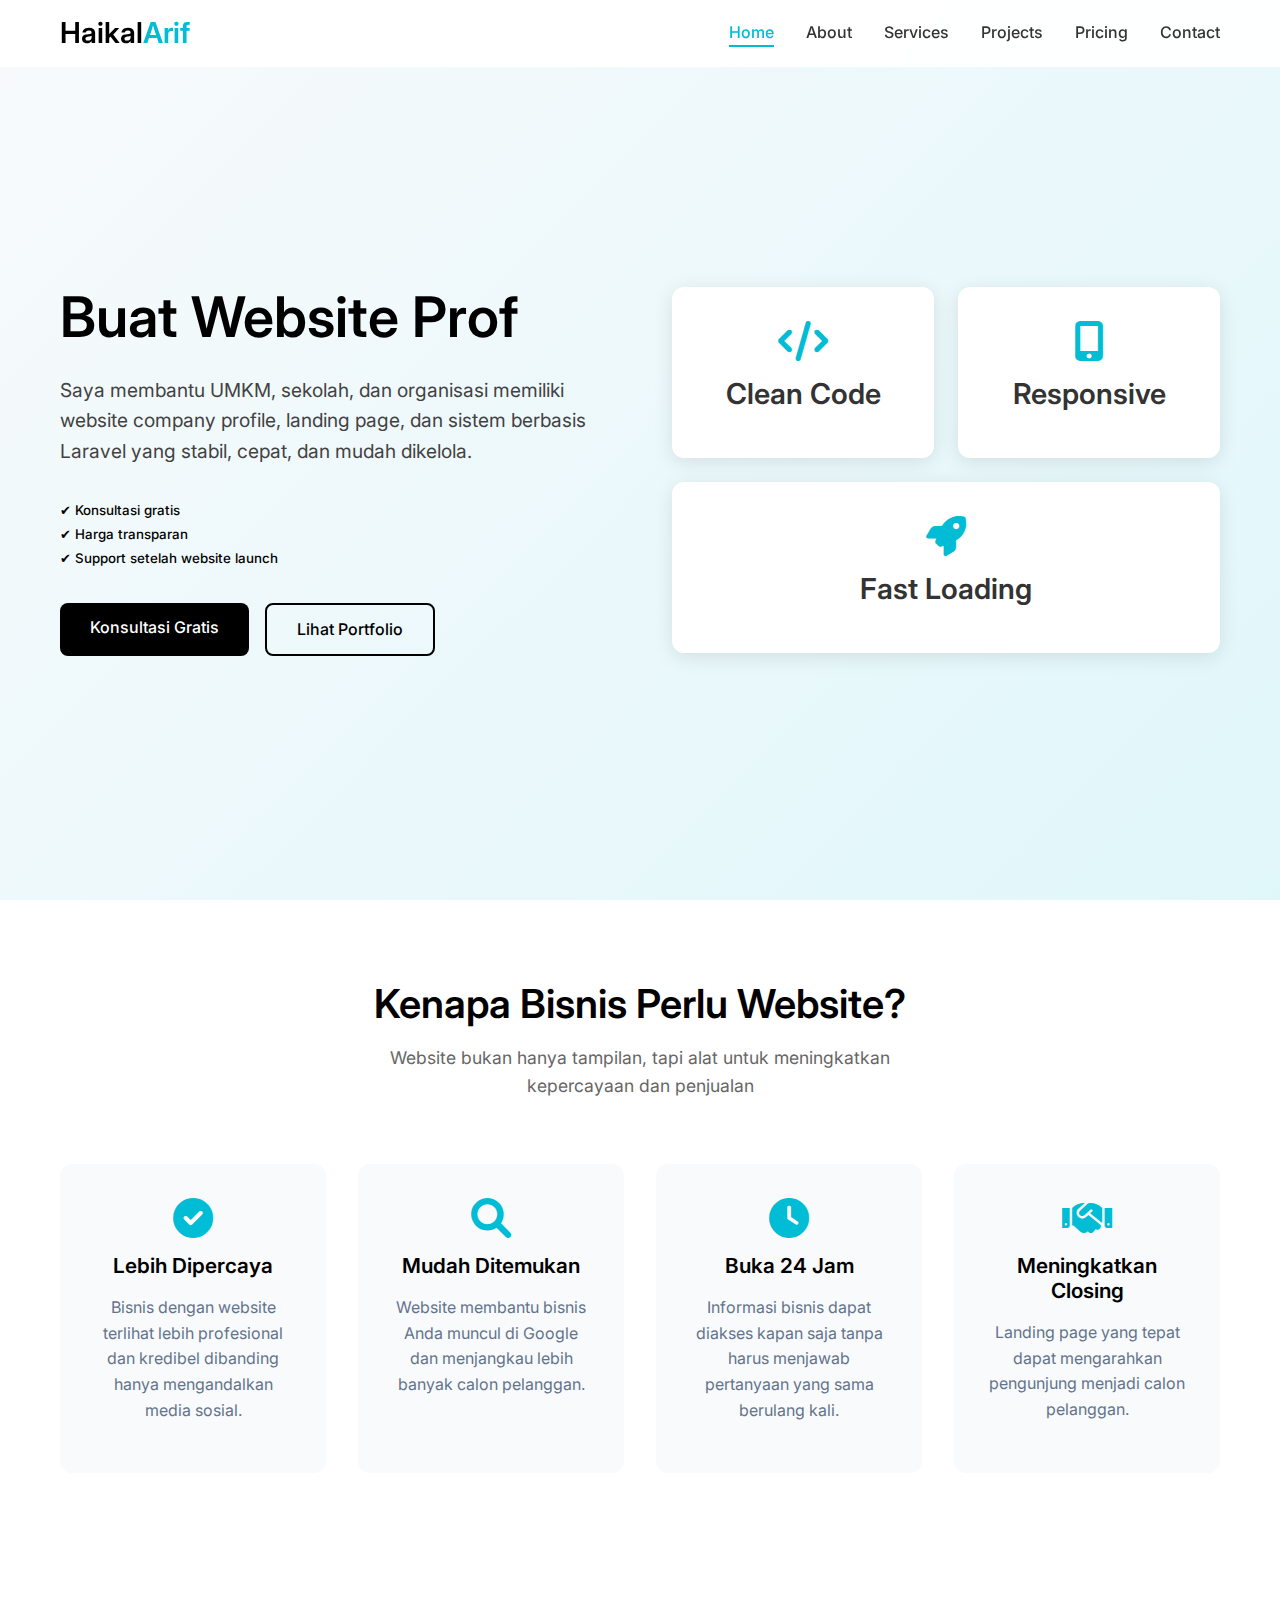
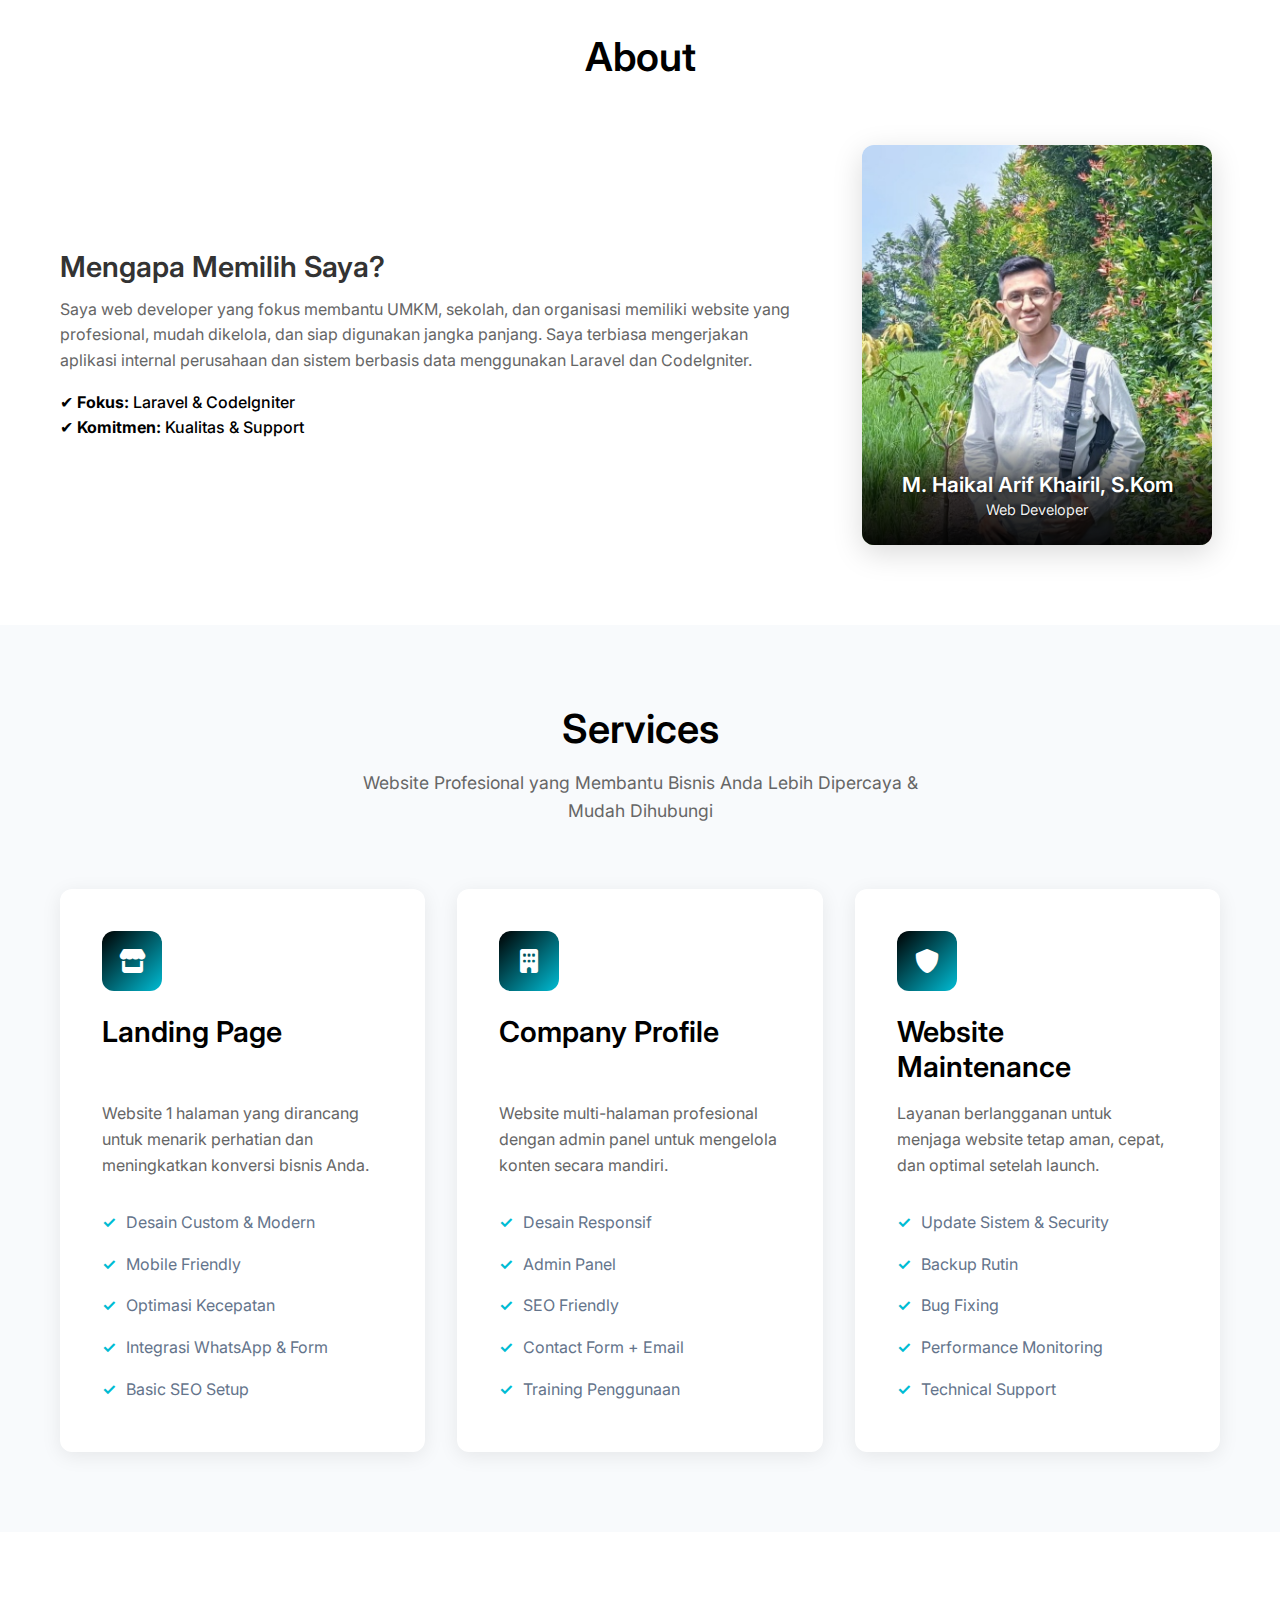
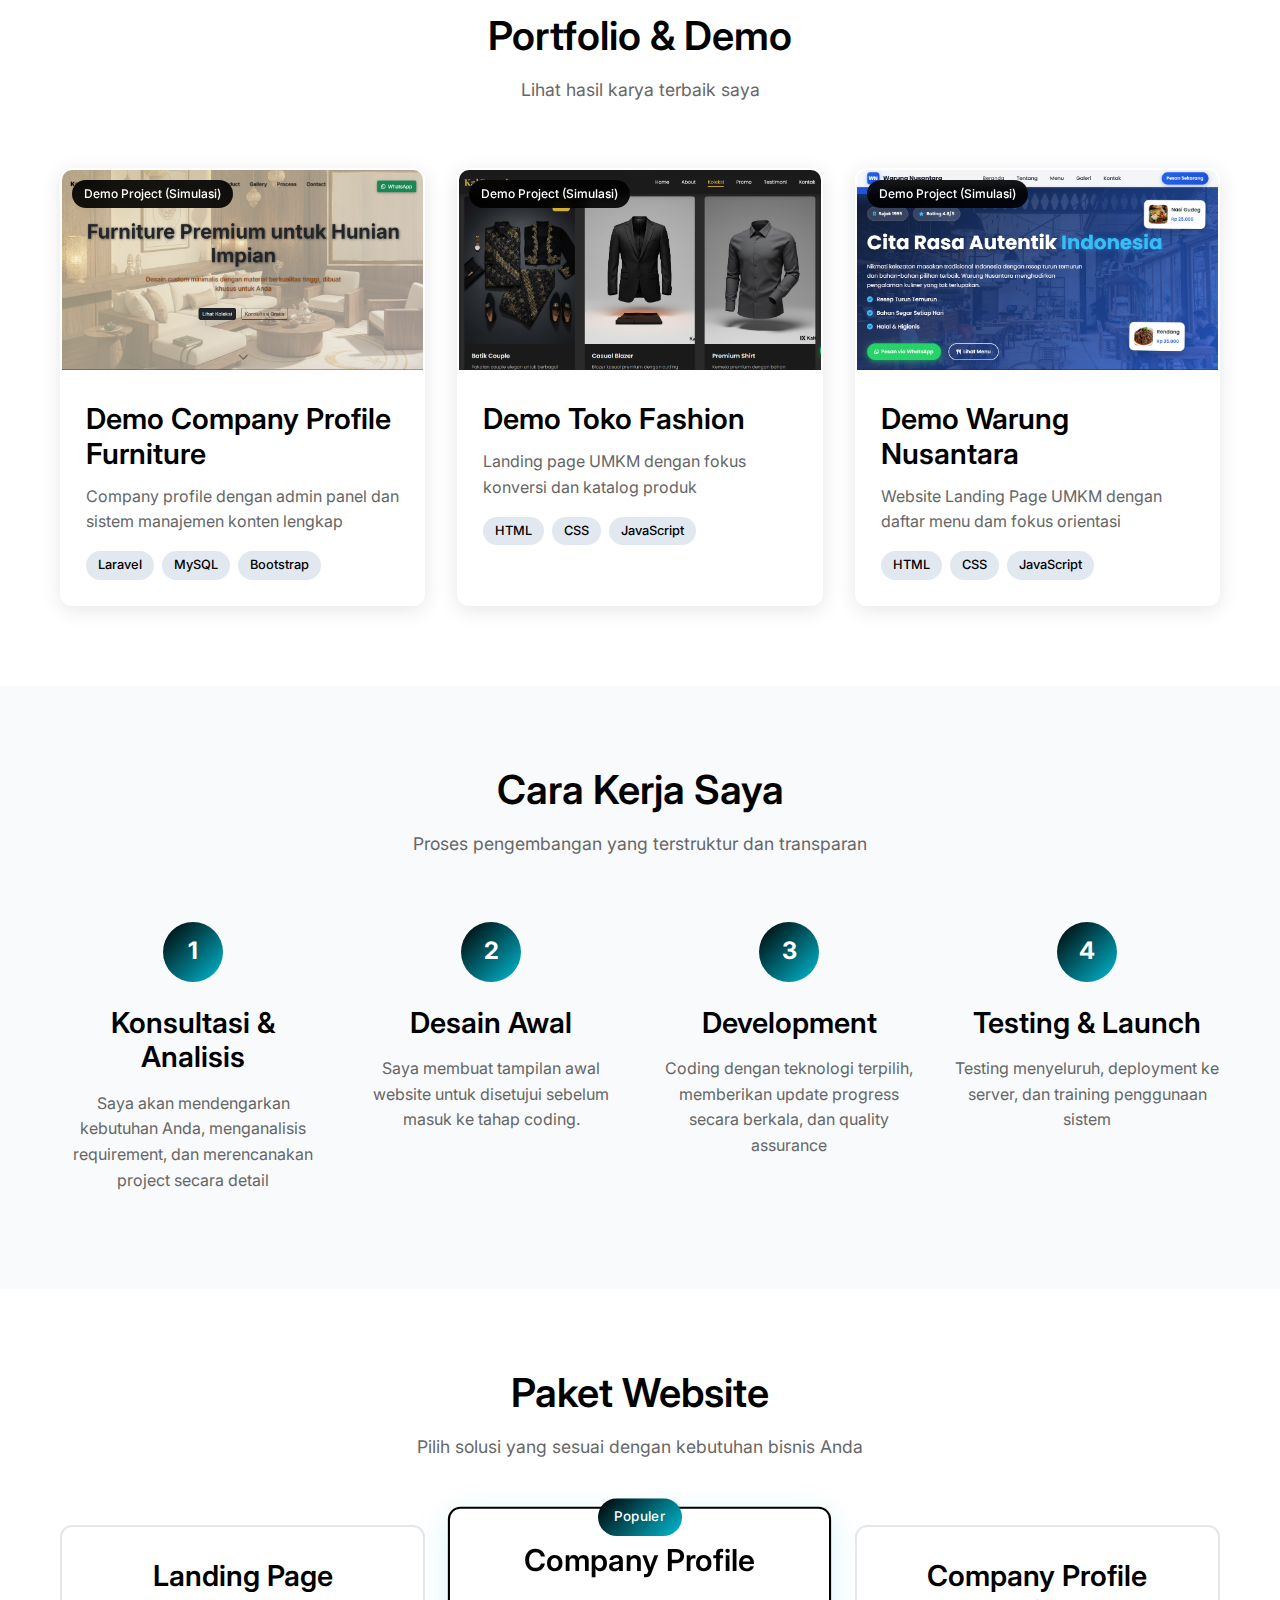
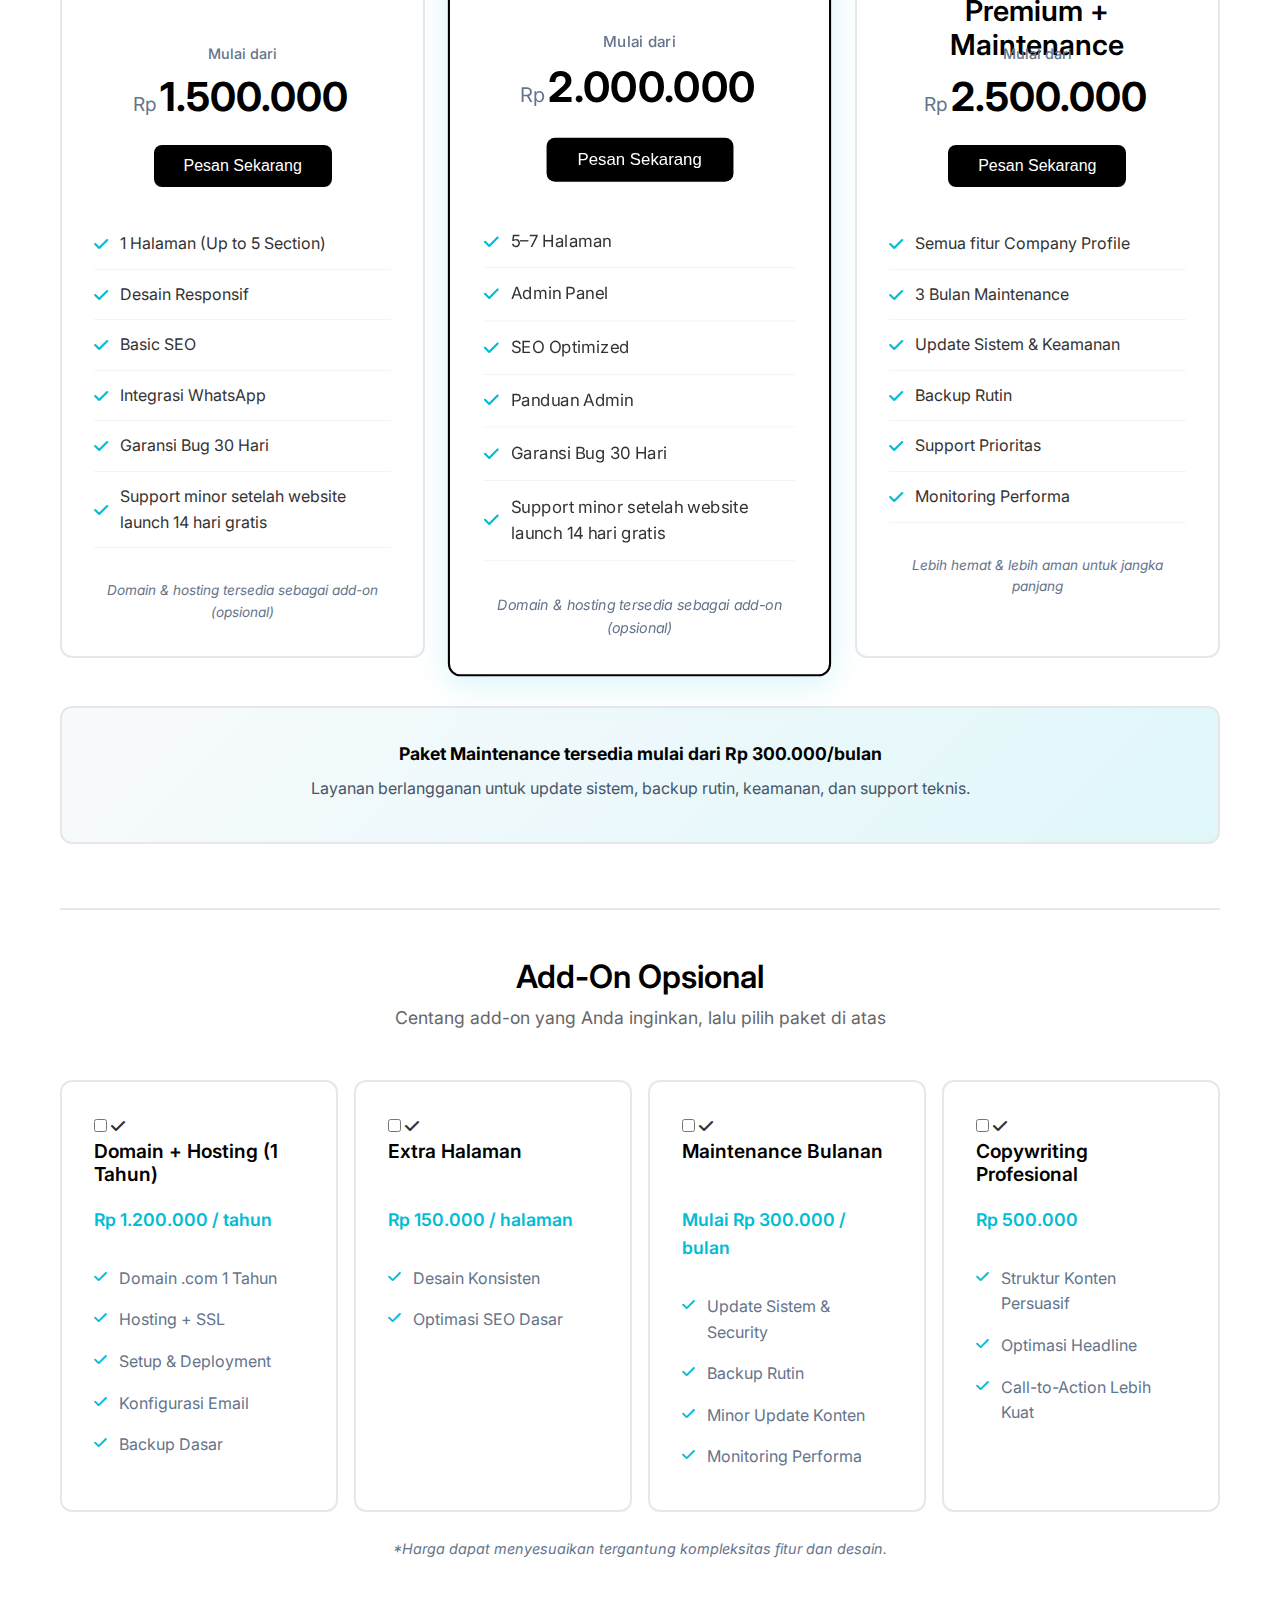
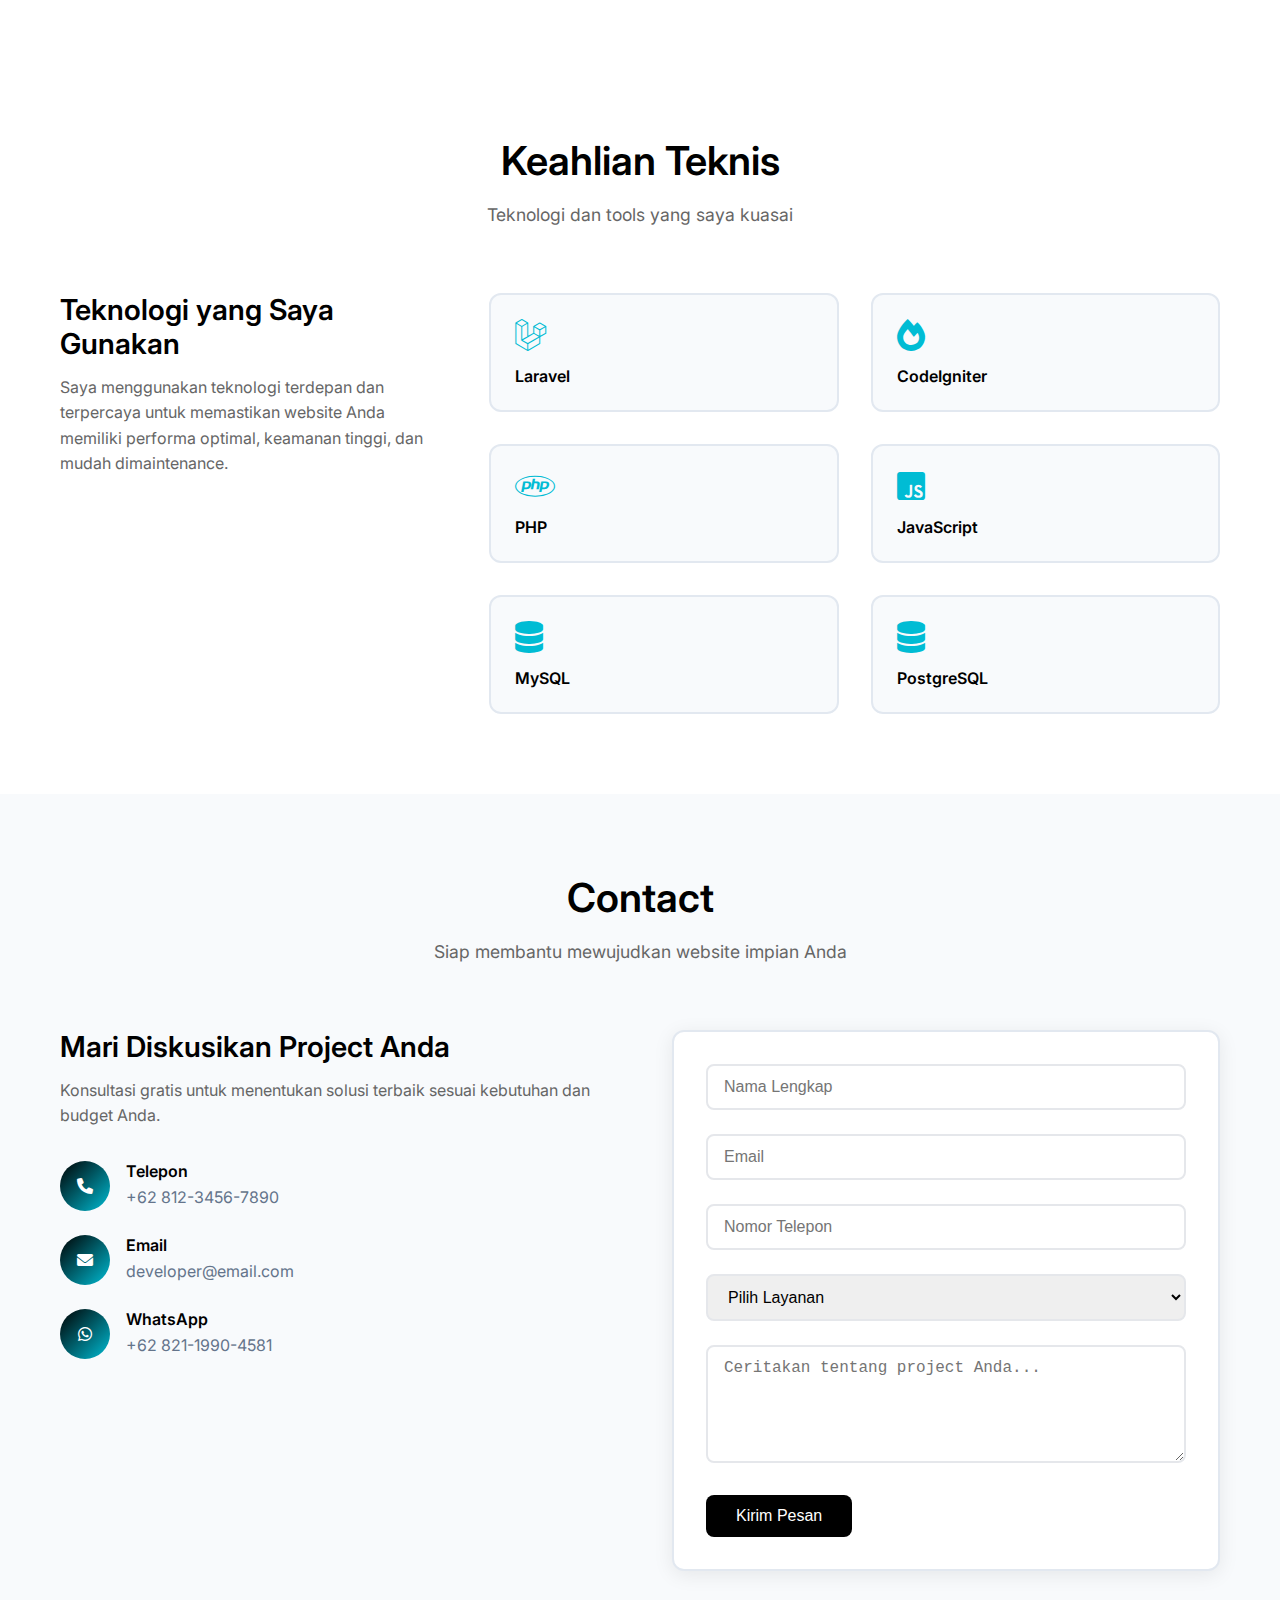
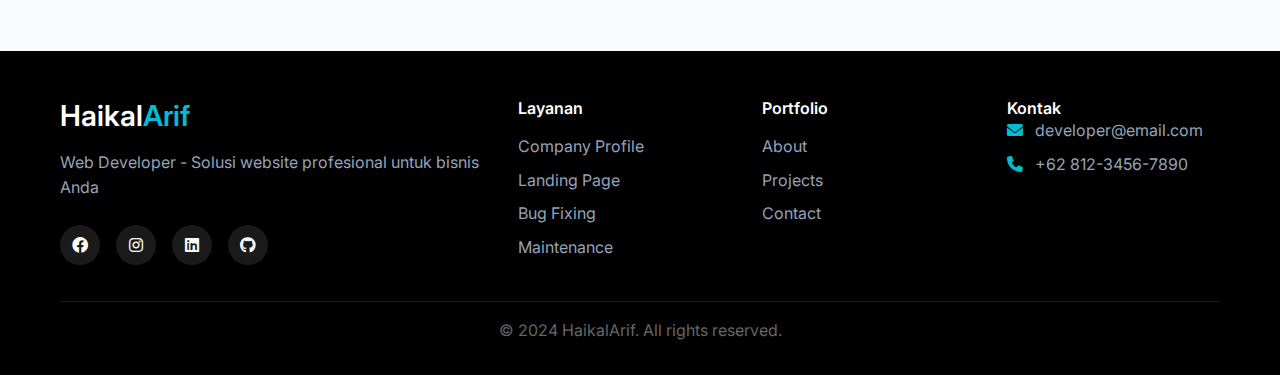
<file: index.html>
<!DOCTYPE html>
<html lang="id">
<head>
    <meta charset="UTF-8">
    <meta name="viewport" content="width=device-width, initial-scale=1.0">
    
    <!-- Primary Meta Tags -->
    <title>Haikal Arif - Portfolio Web Developer | Jasa Pembuatan Website Profesional</title>
    <meta name="title" content="Haikal Arif - Portfolio Web Developer | Jasa Pembuatan Website Profesional">
    <meta name="description" content="Portfolio M. Haikal Arif Khairil - Web Developer profesional spesialis Laravel & CodeIgniter. Jasa pembuatan Company Profile, Landing Page UMKM/Sekolah, Bug Fixing, dan Maintenance Website. Lihat portfolio dan hubungi untuk project Anda.">
    <meta name="keywords" content="Haikal Arif, M. Haikal Arif Khairil, portfolio web developer, portfolio Haikal Arif, web developer Indonesia, jasa pembuatan website, company profile, landing page, Laravel developer, CodeIgniter developer, jasa website murah, pembuatan website UMKM, website sekolah, freelance web developer, portfolio programmer">
    <meta name="author" content="M. Haikal Arif Khairil, S.Kom">
    <meta name="robots" content="index, follow">
    <meta name="language" content="Indonesian">
    <meta name="revisit-after" content="7 days">
    
    <!-- Open Graph / Facebook -->
    <meta property="og:type" content="website">
    <meta property="og:url" content="https://haikal-arif.netlify.app/">
    <meta property="og:title" content="Haikal Arif - Portfolio Web Developer | Jasa Pembuatan Website Profesional">
    <meta property="og:description" content="Portfolio M. Haikal Arif Khairil - Web Developer profesional spesialis Laravel & CodeIgniter. Lihat portfolio dan jasa pembuatan website profesional.">
    <meta property="og:image" content="https://haikal-arif.netlify.app/asset/no-bg-blue.png">
    <meta property="og:locale" content="id_ID">
    
    <!-- Twitter -->
    <meta property="twitter:card" content="summary_large_image">
    <meta property="twitter:url" content="https://haikal-arif.netlify.app/">
    <meta property="twitter:title" content="Haikal Arif - Portfolio Web Developer | Jasa Pembuatan Website Profesional">
    <meta property="twitter:description" content="Portfolio M. Haikal Arif Khairil - Web Developer profesional spesialis Laravel & CodeIgniter. Lihat portfolio dan jasa pembuatan website profesional.">
    <meta property="twitter:image" content="https://haikal-arif.netlify.app/asset/no-bg-blue.png">
    
    <!-- Favicon -->
    <link rel="icon" type="image/png" sizes="32x32" href="asset/no-bg-blue.png">
    <link rel="icon" type="image/png" sizes="16x16" href="asset/no-bg-blue.png">
    <link rel="apple-touch-icon" sizes="180x180" href="asset/no-bg-blue.png">
    <link rel="shortcut icon" href="asset/no-bg-blue.png">
    
    <!-- Canonical URL -->
    <link rel="canonical" href="https://haikal-arif.netlify.app/">
    
    <!-- Sitemap -->
    <link rel="sitemap" type="application/xml" title="Sitemap" href="/sitemap.xml">
    
    <!-- Stylesheets -->
    <!-- <link rel="stylesheet" href="portfolio.css"> -->
    <!-- <link rel="stylesheet" href="portfolio-dark-blue.css"> -->
    <!-- <link rel="stylesheet" href="portfolio-slate-cyan.css"> -->
    <link rel="stylesheet" href="portfolio-black-cerulean.css">
    <link href="https://cdnjs.cloudflare.com/ajax/libs/font-awesome/6.0.0/css/all.min.css" rel="stylesheet">
    <link href="https://fonts.googleapis.com/css2?family=Inter:wght@300;400;500;600;700&display=swap" rel="stylesheet">
    
    <!-- Preconnect for Performance -->
    <link rel="preconnect" href="https://fonts.googleapis.com">
    <link rel="preconnect" href="https://fonts.gstatic.com" crossorigin>
    <link rel="preconnect" href="https://cdnjs.cloudflare.com">
    
    <!-- Schema.org Structured Data (JSON-LD) -->
    <script type="application/ld+json">
    {
      "@context": "https://schema.org",
      "@type": "Person",
      "name": "M. Haikal Arif Khairil",
      "jobTitle": "Web Developer",
      "url": "https://haikal-arif.netlify.app",
      "image": "https://haikal-arif.netlify.app/asset/no-bg-blue.png",
      "sameAs": [
        "https://www.linkedin.com/in/haikalarif",
        "https://github.com/haikalarif"
      ],
      "address": {
        "@type": "PostalAddress",
        "addressCountry": "ID"
      },
      "email": "developer@email.com",
      "telephone": "+62-821-1990-45813",
      "knowsAbout": ["Laravel", "CodeIgniter", "PHP", "Web Development", "Company Profile", "Landing Page"],
      "offers": {
        "@type": "Offer",
        "itemOffered": {
          "@type": "Service",
          "name": "Jasa Pembuatan Website",
          "description": "Pembuatan Company Profile, Landing Page UMKM/Sekolah, Bug Fixing, dan Maintenance Website"
        }
      }
    }
    </script>
</head>
<body>
    <!-- Navigation -->
    <nav class="navbar">
        <div class="container">
            <div class="nav-brand">
                <h2>Haikal<span class="accent">Arif</span></h2>
            </div>
            <ul class="nav-menu">
                <li><a href="#home">Home</a></li>
                <li><a href="#about">About</a></li>
                <li><a href="#services">Services</a></li>
                <li><a href="#projects">Projects</a></li>
                <li><a href="#pricing">Pricing</a></li>
                <li><a href="#contact">Contact</a></li>
            </ul>
            <div class="hamburger">
                <span></span>
                <span></span>
                <span></span>
            </div>
        </div>
    </nav>

    <!-- Mobile Menu Overlay -->
    <div class="menu-overlay"></div>

    <!-- Hero Section -->
    <section id="home" class="hero">
        <div class="container">
            <div class="hero-content">
                <h1>Buat Website <span class="accent">Profesional</span> untuk Bisnis Anda</h1>
                <!-- <p>Web Developer berpengalaman dalam pembuatan company profile, landing page (UMKM, sekolah & organisasi), perbaikan bug, dan maintenance website dengan Laravel & CodeIgniter</p> -->
                <p>Saya membantu UMKM, sekolah, dan organisasi memiliki website company profile, landing page, dan sistem berbasis Laravel yang stabil, cepat, dan mudah dikelola.</p>
                <small class="hero-note">
                    ✔ Konsultasi gratis <br>
                    ✔ Harga transparan <br>
                    ✔ Support setelah website launch
                </small>
                <div class="hero-cta">
                    <a href="https://wa.me/6282119904581?text=Halo%2C%20saya%20tertarik%20dengan%20layanan%20pembuatan%20website%20Anda." target="_blank" class="btn btn-primary">Konsultasi Gratis</a>
                    <a href="#projects" class="btn btn-secondary">Lihat Portfolio</a>
                </div>
            </div>
            <div class="hero-image">
                <div class="hero-card">
                    <i class="fas fa-code"></i>
                    <h3>Clean Code</h3>
                </div>
                <div class="hero-card">
                    <i class="fas fa-mobile-alt"></i>
                    <h3>Responsive</h3>
                </div>
                <div class="hero-card">
                    <i class="fas fa-rocket"></i>
                    <h3>Fast Loading</h3>
                </div>
            </div>
        </div>
    </section>

    <!-- Why Website Section -->
    <section class="why-website">
        <div class="container">
            <div class="section-header">
                <h2>Kenapa Bisnis Perlu Website?</h2>
                <p>Website bukan hanya tampilan, tapi alat untuk meningkatkan kepercayaan dan penjualan</p>
            </div>

            <div class="why-grid">
                <div class="why-item">
                    <i class="fas fa-check-circle"></i>
                    <h3>Lebih Dipercaya</h3>
                    <p>Bisnis dengan website terlihat lebih profesional dan kredibel dibanding hanya mengandalkan media sosial.</p>
                </div>

                <div class="why-item">
                    <i class="fas fa-search"></i>
                    <h3>Mudah Ditemukan</h3>
                    <p>Website membantu bisnis Anda muncul di Google dan menjangkau lebih banyak calon pelanggan.</p>
                </div>

                <div class="why-item">
                    <i class="fas fa-clock"></i>
                    <h3>Buka 24 Jam</h3>
                    <p>Informasi bisnis dapat diakses kapan saja tanpa harus menjawab pertanyaan yang sama berulang kali.</p>
                </div>

                <div class="why-item">
                    <i class="fas fa-handshake"></i>
                    <h3>Meningkatkan Closing</h3>
                    <p>Landing page yang tepat dapat mengarahkan pengunjung menjadi calon pelanggan.</p>
                </div>
            </div>
        </div>
    </section>

    <!-- About Section -->
    <section id="about" class="about">
        <div class="container">
            <div class="section-header">
                <h2>About</h2>
            </div>
            <div class="about-content">
                <div class="about-text">
                    <h3>Mengapa Memilih Saya?</h3>
                    <p>
                        Saya web developer yang fokus membantu UMKM, sekolah, dan organisasi memiliki website yang profesional, mudah dikelola, dan siap digunakan jangka panjang. Saya terbiasa mengerjakan aplikasi internal perusahaan dan sistem berbasis data menggunakan Laravel dan CodeIgniter.
                    </p>
                    <small class="about-note">
                        ✔ <strong>Fokus:</strong> Laravel & CodeIgniter <br>
                        ✔ <strong>Komitmen:</strong> Kualitas & Support
                    </small>
                    <!-- <div class="about-stats">
                        <div class="stat">
                            <h4>20+</h4>
                            <p>Project Selesai</p>
                        </div>
                        <div class="stat">
                            <h4>3+</h4>
                            <p>Tahun Pengalaman</p>
                        </div>
                        <div class="stat"></div>
                    </div> -->
                </div>
                <div class="about-image">
                    <div class="profile-photo-wrapper">
                        <img src="asset/me.jpeg" alt="M. Haikal Arif Khairil - Web Developer Laravel & CodeIgniter" class="profile-photo">
                        <div class="profile-name-overlay">
                            <h4>M. Haikal Arif Khairil, S.Kom</h4>
                            <p>Web Developer</p>
                        </div>
                    </div>
                </div>
            </div>
        </div>
    </section>

    <!-- Services Section -->
    <!-- <section id="services" class="services">
        <div class="container">
            <div class="section-header">
                <h2>Layanan Saya</h2>
                <p>Solusi lengkap untuk kebutuhan website bisnis Anda</p>
            </div>
            <div class="services-grid">
                <div class="service-card">
                    <div class="service-icon">
                        <i class="fas fa-store"></i>
                    </div>
                    <h3>Landing Page</h3>
                    <p>Website 1 halaman yang fokus menarik perhatian dan meningkatkan konversi. Cocok untuk UMKM, sekolah, dan organisasi yang ingin tampil profesional secara online.</p>
                    <p class="service-price">Mulai dari Rp 1.000.000</p>
                    <ul>
                        <li>1 Halaman (Up to 5 Section)</li>
                        <li>Desain Custom & Modern</li>
                        <li>Conversion Focused</li>
                        <li>Fast Loading</li>
                        <li>Mobile Friendly & Responsive</li>
                        <li>Integrasi WhatsApp</li>
                    </ul>
                    <p class="service-note">*Domain dan hosting tidak termasuk</p>
                </div>
                <div class="service-card">
                    <div class="service-icon">
                        <i class="fas fa-building"></i>
                    </div>
                    <h3>Company Profile</h3>
                    <p>Website multi-halaman untuk memperkenalkan bisnis atau institusi Anda secara profesional dengan sistem yang mudah dikelola sendiri melalui admin panel.</p>
                    <p class="service-price">Mulai dari Rp 1.500.000</p>
                    <ul>
                        <li>Up to 5 Halaman</li>
                        <li>Desain Responsif & Modern</li>
                        <li>Admin Panel</li>
                        <li>SEO Friendly Structure</li>
                        <li>Contact Form + Email Integration</li>
                        <li>Integrasi WhatsApp</li>
                        <li>Training singkat penggunaan admin</li>
                    </ul>
                    <p class="service-note">*Domain dan hosting tidak termasuk</p>
                </div>
                <div class="service-card">
                    <div class="service-icon">
                        <i class="fas fa-tools"></i>
                    </div>
                    <h3>Maintenance & Perbaikan Website</h3>
                    <p>Layanan perawatan website agar tetap aman, cepat, dan berjalan optimal tanpa perlu repot mengurus teknisnya.</p>
                    <p class="service-price">Mulai dari Rp 500.000</p>
                    <ul>
                        <li>Update sistem</li>
                        <li>Security Monitoring</li>
                        <li>Backup rutin</li>
                        <li>Bug fixing</li>
                        <li>Performance Optimization</li>
                        <li>Technical support via WhatsApp</li>
                    </ul>
                    <p class="service-note">*Domain dan hosting tidak termasuk</p>
                </div> -->
                <!-- <div class="service-card">
                    <div class="service-icon">
                        <i class="fas fa-bug"></i>
                    </div>
                    <h3>Perbaikan Bug</h3>
                    <p>Identifikasi dan perbaikan bug pada website existing dengan analisis mendalam dan solusi yang tepat</p>
                    <p class="service-price">Mulai dari Rp 1.500.000</p>
                    <ul>
                        <li>Bug Analysis</li>
                        <li>Quick Fix</li>
                        <li>Testing</li>
                        <li>Documentation</li>
                    </ul>
                </div> -->
            <!-- </div>
        </div>
    </section> -->

    <section id="services" class="services">
        <div class="container">
            <div class="section-header">
                <h2>Services</h2>
                <p>Website Profesional yang Membantu Bisnis Anda Lebih Dipercaya & Mudah Dihubungi</p>
            </div>

            <div class="services-grid">

                <!-- Landing Page -->
                <div class="service-card">
                    <div class="service-icon">
                        <i class="fas fa-store"></i>
                    </div>
                    <h3>Landing Page</h3>
                    <p>Website 1 halaman yang dirancang untuk menarik perhatian dan meningkatkan konversi bisnis Anda.</p>
                    <ul>
                        <li>Desain Custom & Modern</li>
                        <li>Mobile Friendly</li>
                        <li>Optimasi Kecepatan</li>
                        <li>Integrasi WhatsApp & Form</li>
                        <li>Basic SEO Setup</li>
                    </ul>
                </div>

                <!-- Company Profile -->
                <div class="service-card">
                    <div class="service-icon">
                        <i class="fas fa-building"></i>
                    </div>
                    <h3>Company Profile</h3>
                    <p>Website multi-halaman profesional dengan admin panel untuk mengelola konten secara mandiri.</p>
                    <ul>
                        <li>Desain Responsif</li>
                        <li>Admin Panel</li>
                        <li>SEO Friendly</li>
                        <li>Contact Form + Email</li>
                        <li>Training Penggunaan</li>
                    </ul>
                </div>

                <!-- Maintenance -->
                <div class="service-card">
                    <div class="service-icon">
                        <i class="fas fa-shield-alt"></i>
                    </div>
                    <h3>Website Maintenance</h3>
                    <p>Layanan berlangganan untuk menjaga website tetap aman, cepat, dan optimal setelah launch.</p>
                    <ul>
                        <li>Update Sistem & Security</li>
                        <li>Backup Rutin</li>
                        <li>Bug Fixing</li>
                        <li>Performance Monitoring</li>
                        <li>Technical Support</li>
                    </ul>
                </div>
            </div>
        </div>
    </section>

    <!-- Projects Section -->
    <section id="projects" class="projects">
        <div class="container">
            <div class="section-header">
                <h2>Portfolio & Demo</h2>
                <p>Lihat hasil karya terbaik saya</p>
            </div>
            <div class="projects-grid">
                <div class="project-card">
                    <div class="project-image">
                        <div class="demo-label">Demo Project (Simulasi)</div>
                        <img src="asset/furniture-cp.png" alt="Company Profile">
                        <div class="project-overlay">
                            <a href="https://kalkayu-living.up.railway.app/" class="btn btn-primary btn-small" target="_blank">Live Demo</a>
                        </div>
                    </div>
                    <div class="project-info">
                        <h3>Demo Company Profile Furniture</h3>
                        <p>Company profile dengan admin panel dan sistem manajemen konten lengkap</p>
                        <div class="project-tech">
                            <span>Laravel</span>
                            <span>MySQL</span>
                            <span>Bootstrap</span>
                        </div>
                    </div>
                </div>
                <div class="project-card">
                    <div class="project-image">
                        <div class="demo-label">Demo Project (Simulasi)</div>
                        <img src="asset/casual-lp.png" alt="UMKM Landing">
                        <div class="project-overlay">
                            <a href="#" class="btn btn-primary btn-small">Live Demo</a>
                        </div>
                    </div>
                    <div class="project-info">
                        <h3>Demo Toko Fashion</h3>
                        <p>Landing page UMKM dengan fokus konversi dan katalog produk</p>
                        <div class="project-tech">
                            <span>HTML</span>
                            <span>CSS</span>
                            <span>JavaScript</span>
                        </div>
                    </div>
                </div>
                <div class="project-card">
                    <div class="project-image">
                        <div class="demo-label">Demo Project (Simulasi)</div>
                        <img src="asset/kuliner-lp.png" alt="School Website">
                        <div class="project-overlay">
                            <a href="#" class="btn btn-primary btn-small">Live Demo</a>
                        </div>
                    </div>
                    <div class="project-info">
                        <h3>Demo Warung Nusantara</h3>
                        <p>Website Landing Page UMKM dengan daftar menu dam fokus orientasi</p>
                        <div class="project-tech">
                            <span>HTML</span>
                            <span>CSS</span>
                            <span>JavaScript</span>
                        </div>
                    </div>
                </div>
            </div>
        </div>
    </section>

    <!-- How it Works Section -->
    <section id="how-it-works" class="how-it-works">
        <div class="container">
            <div class="section-header">
                <h2>Cara Kerja Saya</h2>
                <p>Proses pengembangan yang terstruktur dan transparan</p>
            </div>
            <div class="steps-container">
                <div class="step">
                    <div class="step-number">1</div>
                    <div class="step-content">
                        <h3>Konsultasi & Analisis</h3>
                        <p>Saya akan mendengarkan kebutuhan Anda, menganalisis requirement, dan merencanakan project secara detail</p>
                    </div>
                </div>
                <div class="step">
                    <div class="step-number">2</div>
                    <div class="step-content">
                        <h3>Desain Awal</h3>
                        <p>Saya membuat tampilan awal website untuk disetujui sebelum masuk ke tahap coding.</p>
                    </div>
                </div>
                <div class="step">
                    <div class="step-number">3</div>
                    <div class="step-content">
                        <h3>Development</h3>
                        <p>Coding dengan teknologi terpilih, memberikan update progress secara berkala, dan quality assurance</p>
                    </div>
                </div>
                <div class="step">
                    <div class="step-number">4</div>
                    <div class="step-content">
                        <h3>Testing & Launch</h3>
                        <p>Testing menyeluruh, deployment ke server, dan training penggunaan sistem</p>
                    </div>
                </div>
            </div>
        </div>
    </section>

    <!-- Pricing Section -->
    <section id="pricing" class="pricing">
        <div class="container">
            <div class="section-header">
                <h2>Paket Website</h2>
                <p>Pilih solusi yang sesuai dengan kebutuhan bisnis Anda</p>
            </div>

            <div class="pricing-grid">
                <div class="pricing-card">
                    <div class="pricing-header">
                        <h3>Landing Page</h3>
                        <p class="price-label">Mulai dari</p>
                        <div class="price">
                            <span class="currency">Rp</span>
                            <span class="amount">1.500.000</span>
                        </div>
                    </div>

                    <button class="btn btn-primary order-btn" 
                            data-package="Landing Page" 
                            data-price="1500000">
                        Pesan Sekarang
                    </button>

                    <ul class="pricing-features">
                        <li><i class="fas fa-check"></i> 1 Halaman (Up to 5 Section)</li>
                        <li><i class="fas fa-check"></i> Desain Responsif</li>
                        <li><i class="fas fa-check"></i> Basic SEO</li>
                        <li><i class="fas fa-check"></i> Integrasi WhatsApp</li>
                        <li><i class="fas fa-check"></i> Garansi Bug 30 Hari</li>
                        <li><i class="fas fa-check"></i> Support minor setelah website launch 14 hari gratis</li>
                    </ul>
                    <p class="pricing-note">Domain & hosting tersedia sebagai add-on (opsional)</p>
                </div>

                <div class="pricing-card featured">
                    <div class="pricing-badge">Populer</div>
                    <div class="pricing-header">
                        <h3>Company Profile</h3>
                        <p class="price-label">Mulai dari</p>
                        <div class="price">
                            <span class="currency">Rp</span>
                            <span class="amount">2.000.000</span>
                        </div>
                    </div>

                    <button class="btn btn-primary order-btn" 
                            data-package="Company Profile" 
                            data-price="2000000">
                        Pesan Sekarang
                    </button>

                    <ul class="pricing-features">
                        <li><i class="fas fa-check"></i> 5–7 Halaman</li>
                        <li><i class="fas fa-check"></i> Admin Panel</li>
                        <li><i class="fas fa-check"></i> SEO Optimized</li>
                        <li><i class="fas fa-check"></i> Panduan Admin</li>
                        <li><i class="fas fa-check"></i> Garansi Bug 30 Hari</li>
                        <li><i class="fas fa-check"></i> Support minor setelah website launch 14 hari gratis</li>
                    </ul>

                    <p class="pricing-note">Domain & hosting tersedia sebagai add-on (opsional)</p>
                </div>

                <div class="pricing-card">
                    <div class="pricing-header">
                        <h3>Company Profile Premium + Maintenance</h3>
                        <p class="price-label">Mulai dari</p>
                        <div class="price">
                            <span class="currency">Rp</span>
                            <span class="amount">2.500.000</span>
                        </div>
                    </div>

                    <button class="btn btn-primary order-btn" 
                            data-package="Company Profile Premium + Maintenance" 
                            data-price="2500000">
                        Pesan Sekarang
                    </button>

                    <ul class="pricing-features">
                        <li><i class="fas fa-check"></i> Semua fitur Company Profile</li>
                        <li><i class="fas fa-check"></i> 3 Bulan Maintenance</li>
                        <li><i class="fas fa-check"></i> Update Sistem & Keamanan</li>
                        <li><i class="fas fa-check"></i> Backup Rutin</li>
                        <li><i class="fas fa-check"></i> Support Prioritas</li>
                        <li><i class="fas fa-check"></i> Monitoring Performa</li>
                    </ul>

                    <p class="pricing-note">Lebih hemat & lebih aman untuk jangka panjang</p>
                </div>
            </div>

            <div class="maintenance-info">
                <p><strong>Paket Maintenance tersedia mulai dari Rp 300.000/bulan</strong></p>
                <p>Layanan berlangganan untuk update sistem, backup rutin, keamanan, dan support teknis.</p>
            </div>

            <!-- Add-On Section -->
            <div class="addon-section">
                <div class="section-header">
                    <h3>Add-On Opsional</h3>
                    <p>Centang add-on yang Anda inginkan, lalu pilih paket di atas</p>
                </div>

                <div class="addon-grid">
                    <div class="addon-card" data-addon-name="Domain + Hosting (1 Tahun)" data-addon-price="1200000">
                        <input type="checkbox" class="addon-checkbox" id="addon1">
                        <label for="addon1" class="addon-checkbox-label">
                            <i class="fas fa-check"></i>
                        </label>
                        <h4>Domain + Hosting (1 Tahun)</h4>
                        <p class="addon-price">Rp 1.200.000 / tahun</p>
                        <ul>
                            <li><i class="fas fa-check"></i> Domain .com 1 Tahun</li>
                            <li><i class="fas fa-check"></i> Hosting + SSL</li>
                            <li><i class="fas fa-check"></i> Setup & Deployment</li>
                            <li><i class="fas fa-check"></i> Konfigurasi Email</li>
                            <li><i class="fas fa-check"></i> Backup Dasar</li>
                        </ul>
                    </div>

                    <div class="addon-card" data-addon-name="Extra Halaman" data-addon-price="150000">
                        <input type="checkbox" class="addon-checkbox" id="addon2">
                        <label for="addon2" class="addon-checkbox-label">
                            <i class="fas fa-check"></i>
                        </label>
                        <h4>Extra Halaman</h4>
                        <p class="addon-price">Rp 150.000 / halaman</p>
                        <ul>
                            <li><i class="fas fa-check"></i> Desain Konsisten</li>
                            <li><i class="fas fa-check"></i> Optimasi SEO Dasar</li>
                        </ul>
                    </div>

                    <div class="addon-card" data-addon-name="Maintenance Bulanan" data-addon-price="300000">
                        <input type="checkbox" class="addon-checkbox" id="addon3">
                        <label for="addon3" class="addon-checkbox-label">
                            <i class="fas fa-check"></i>
                        </label>
                        <h4>Maintenance Bulanan</h4>
                        <p class="addon-price">Mulai Rp 300.000 / bulan</p>
                        <ul>
                            <li><i class="fas fa-check"></i> Update Sistem & Security</li>
                            <li><i class="fas fa-check"></i> Backup Rutin</li>
                            <li><i class="fas fa-check"></i> Minor Update Konten</li>
                            <li><i class="fas fa-check"></i> Monitoring Performa</li>
                        </ul>
                    </div>

                    <div class="addon-card" data-addon-name="Copywriting Profesional" data-addon-price="500000">
                        <input type="checkbox" class="addon-checkbox" id="addon4">
                        <label for="addon4" class="addon-checkbox-label">
                            <i class="fas fa-check"></i>
                        </label>
                        <h4>Copywriting Profesional</h4>
                        <p class="addon-price">Rp 500.000</p>
                        <ul>
                            <li><i class="fas fa-check"></i> Struktur Konten Persuasif</li>
                            <li><i class="fas fa-check"></i> Optimasi Headline</li>
                            <li><i class="fas fa-check"></i> Call-to-Action Lebih Kuat</li>
                        </ul>
                    </div>
                </div>
            </div>

            <div class="pricing-disclaimer">
                <p>*Harga dapat menyesuaikan tergantung kompleksitas fitur dan desain.</p>
            </div>
        </div>
    </section>

    <!-- Testimonials Section -->
    <!-- <section id="testimonials" class="testimonials">
        <div class="container">
            <div class="section-header">
                <h2>Testimoni Client</h2>
                <p>Apa kata mereka tentang layanan saya</p>
            </div>
            <div class="testimonials-grid">
                <div class="testimonial-card">
                    <div class="testimonial-content">
                        <div class="stars">
                            <i class="fas fa-star"></i>
                            <i class="fas fa-star"></i>
                            <i class="fas fa-star"></i>
                            <i class="fas fa-star"></i>
                            <i class="fas fa-star"></i>
                        </div>
                        <p>"Website company profile yang dibuat sangat profesional dan sesuai dengan kebutuhan perusahaan kami. Sangat responsif dalam komunikasi dan hasil akhirnya melampaui ekspektasi."</p>
                    </div>
                    <div class="testimonial-author">
                        <div class="author-avatar">
                            <img src="https://via.placeholder.com/60x60/4f46e5/ffffff?text=AS" alt="Ahmad Santoso">
                        </div>
                        <div class="author-info">
                            <h4>Ahmad Santoso</h4>
                            <p>CEO PT. Maju Bersama</p>
                        </div>
                    </div>
                </div>
                <div class="testimonial-card">
                    <div class="testimonial-content">
                        <div class="stars">
                            <i class="fas fa-star"></i>
                            <i class="fas fa-star"></i>
                            <i class="fas fa-star"></i>
                            <i class="fas fa-star"></i>
                            <i class="fas fa-star"></i>
                        </div>
                        <p>"Landing page untuk toko online kami berhasil meningkatkan penjualan hingga 200%. Desainnya menarik dan loading sangat cepat. Highly recommended!"</p>
                    </div>
                    <div class="testimonial-author">
                        <div class="author-avatar">
                            <img src="https://via.placeholder.com/60x60/059669/ffffff?text=SR" alt="Siti Rahayu">
                        </div>
                        <div class="author-info">
                            <h4>Siti Rahayu</h4>
                            <p>Owner Toko Kue Mama</p>
                        </div>
                    </div>
                </div>
                <div class="testimonial-card">
                    <div class="testimonial-content">
                        <div class="stars">
                            <i class="fas fa-star"></i>
                            <i class="fas fa-star"></i>
                            <i class="fas fa-star"></i>
                            <i class="fas fa-star"></i>
                            <i class="fas fa-star"></i>
                        </div>
                        <p>"Maintenance website sekolah kami ditangani dengan sangat baik. Bug-bug yang ada berhasil diperbaiki dan website menjadi lebih stabil dan cepat."</p>
                    </div>
                    <div class="testimonial-author">
                        <div class="author-avatar">
                            <img src="https://via.placeholder.com/60x60/dc2626/ffffff?text=BP" alt="Budi Prasetyo">
                        </div>
                        <div class="author-info">
                            <h4>Budi Prasetyo</h4>
                            <p>Kepala Sekolah SMA Negeri 1</p>
                        </div>
                    </div>
                </div>
            </div>
        </div>
    </section> -->

    <!-- Skills Section -->
    <section id="skills" class="skills">
        <div class="container">
            <div class="section-header">
                <h2>Keahlian Teknis</h2>
                <p>Teknologi dan tools yang saya kuasai</p>
            </div>
            <div class="skills-content">
                <div class="skills-text">
                    <h3>Teknologi yang Saya Gunakan</h3>
                    <p>Saya menggunakan teknologi terdepan dan terpercaya untuk memastikan website Anda memiliki performa optimal, keamanan tinggi, dan mudah dimaintenance.</p>
                </div>
                <div class="skills-grid">
                    <div class="skill-item">
                        <div class="skill-icon">
                            <i class="fab fa-laravel"></i>
                        </div>
                        <h4>Laravel</h4>
                        <!-- <div class="skill-bar">
                            <div class="skill-progress" style="width: 95%"></div>
                        </div> -->
                        <!-- <span>95%</span> -->
                    </div>
                    <div class="skill-item">
                        <div class="skill-icon">
                            <i class="fas fa-fire"></i>
                        </div>
                        <h4>CodeIgniter</h4>
                        <!-- <div class="skill-bar">
                            <div class="skill-progress" style="width: 90%"></div>
                        </div> -->
                        <!-- <span>90%</span> -->
                    </div>
                    <div class="skill-item">
                        <div class="skill-icon">
                            <i class="fab fa-php"></i>
                        </div>
                        <h4>PHP</h4>
                        <!-- <div class="skill-bar">
                            <div class="skill-progress" style="width: 92%"></div>
                        </div> -->
                        <!-- <span>92%</span> -->
                    </div>
                    <div class="skill-item">
                        <div class="skill-icon">
                            <i class="fab fa-js-square"></i>
                        </div>
                        <h4>JavaScript</h4>
                        <!-- <div class="skill-bar">
                            <div class="skill-progress" style="width: 85%"></div>
                        </div> -->
                        <!-- <span>85%</span> -->
                    </div>
                    <div class="skill-item">
                        <div class="skill-icon">
                            <i class="fas fa-database"></i>
                        </div>
                        <h4>MySQL</h4>
                        <!-- <div class="skill-bar">
                            <div class="skill-progress" style="width: 88%"></div>
                        </div> -->
                        <!-- <span>88%</span> -->
                    </div>
                    <div class="skill-item">
                        <div class="skill-icon">
                            <i class="fas fa-database"></i>
                        </div>
                        <h4>PostgreSQL</h4>
                        <!-- <div class="skill-bar">
                            <div class="skill-progress" style="width: 90%"></div>
                        </div> -->
                        <!-- <span>88%</span> -->
                    </div>
                </div>
            </div>
        </div>
    </section>

    <!-- Contact Section -->
    <section id="contact" class="contact">
        <div class="container">
            <div class="section-header">
                <h2>Contact</h2>
                <p>Siap membantu mewujudkan website impian Anda</p>
            </div>
            <div class="contact-content">
                <div class="contact-info">
                    <h3>Mari Diskusikan Project Anda</h3>
                    <p>Konsultasi gratis untuk menentukan solusi terbaik sesuai kebutuhan dan budget Anda.</p>
                    <div class="contact-items">
                        <div class="contact-item">
                            <i class="fas fa-phone"></i>
                            <div>
                                <h4>Telepon</h4>
                                <p>+62 812-3456-7890</p>
                            </div>
                        </div>
                        <div class="contact-item">
                            <i class="fas fa-envelope"></i>
                            <div>
                                <h4>Email</h4>
                                <p>developer@email.com</p>
                            </div>
                        </div>
                        <div class="contact-item">
                            <i class="fab fa-whatsapp"></i>
                            <a href="https://wa.me/6282119904581?text=Halo%2C%20saya%20tertarik%20dengan%20layanan%20pembuatan%20website%20Anda." target="_blank">
                                <div>
                                    <h4>WhatsApp</h4>
                                    <p>+62 821-1990-4581</p>
                                </div>
                            </a>
                        </div>
                    </div>
                </div>
                <form class="contact-form">
                    <div class="form-group">
                        <input type="text" name="name" placeholder="Nama Lengkap" required>
                    </div>
                    <div class="form-group">
                        <input type="email" name="email" placeholder="Email" required>
                    </div>
                    <div class="form-group">
                        <input type="tel" name="phone" placeholder="Nomor Telepon" required>
                    </div>
                    <div class="form-group">
                        <select name="service" required>
                            <option value="">Pilih Layanan</option>
                            <option value="Landing Page">Landing Page</option>
                            <option value="Company Profile">Company Profile</option>
                            <option value="Company Profile Premium + Maintenance">Company Profile Premium + Maintenance</option>
                        </select>
                    </div>
                    <div class="form-group">
                        <textarea name="message" placeholder="Ceritakan tentang project Anda..." rows="5" required></textarea>
                    </div>
                    <button type="submit" class="btn btn-primary">Kirim Pesan</button>
                </form>
            </div>
        </div>
    </section>

    <!-- Footer -->
    <footer class="footer">
        <div class="container">
            <div class="footer-content">
                <div class="footer-brand">
                    <h3>Haikal<span class="accent">Arif</span></h3>
                    <p>Web Developer - Solusi website profesional untuk bisnis Anda</p>
                    <div class="social-links">
                        <a href="#"><i class="fab fa-facebook"></i></a>
                        <a href="#"><i class="fab fa-instagram"></i></a>
                        <a href="#"><i class="fab fa-linkedin"></i></a>
                        <a href="#"><i class="fab fa-github"></i></a>
                    </div>
                </div>
                <div class="footer-links">
                    <h4>Layanan</h4>
                    <ul>
                        <li><a href="#services">Company Profile</a></li>
                        <li><a href="#services">Landing Page</a></li>
                        <li><a href="#services">Bug Fixing</a></li>
                        <li><a href="#services">Maintenance</a></li>
                    </ul>
                </div>
                <div class="footer-links">
                    <h4>Portfolio</h4>
                    <ul>
                        <li><a href="#about">About</a></li>
                        <li><a href="#projects">Projects</a></li>
                        <!-- <li><a href="#testimonials">Testimoni</a></li> -->
                        <li><a href="#contact">Contact</a></li>
                    </ul>
                </div>
                <div class="footer-contact">
                    <h4>Kontak</h4>
                    <p><i class="fas fa-envelope"></i> developer@email.com</p>
                    <p><i class="fas fa-phone"></i> +62 812-3456-7890</p>
                </div>
            </div>
            <div class="footer-bottom">
                <p>&copy; 2024 HaikalArif. All rights reserved.</p>
            </div>
        </div>
    </footer>

    <script src="portfolio.js"></script>
</body>
</html>
</file>
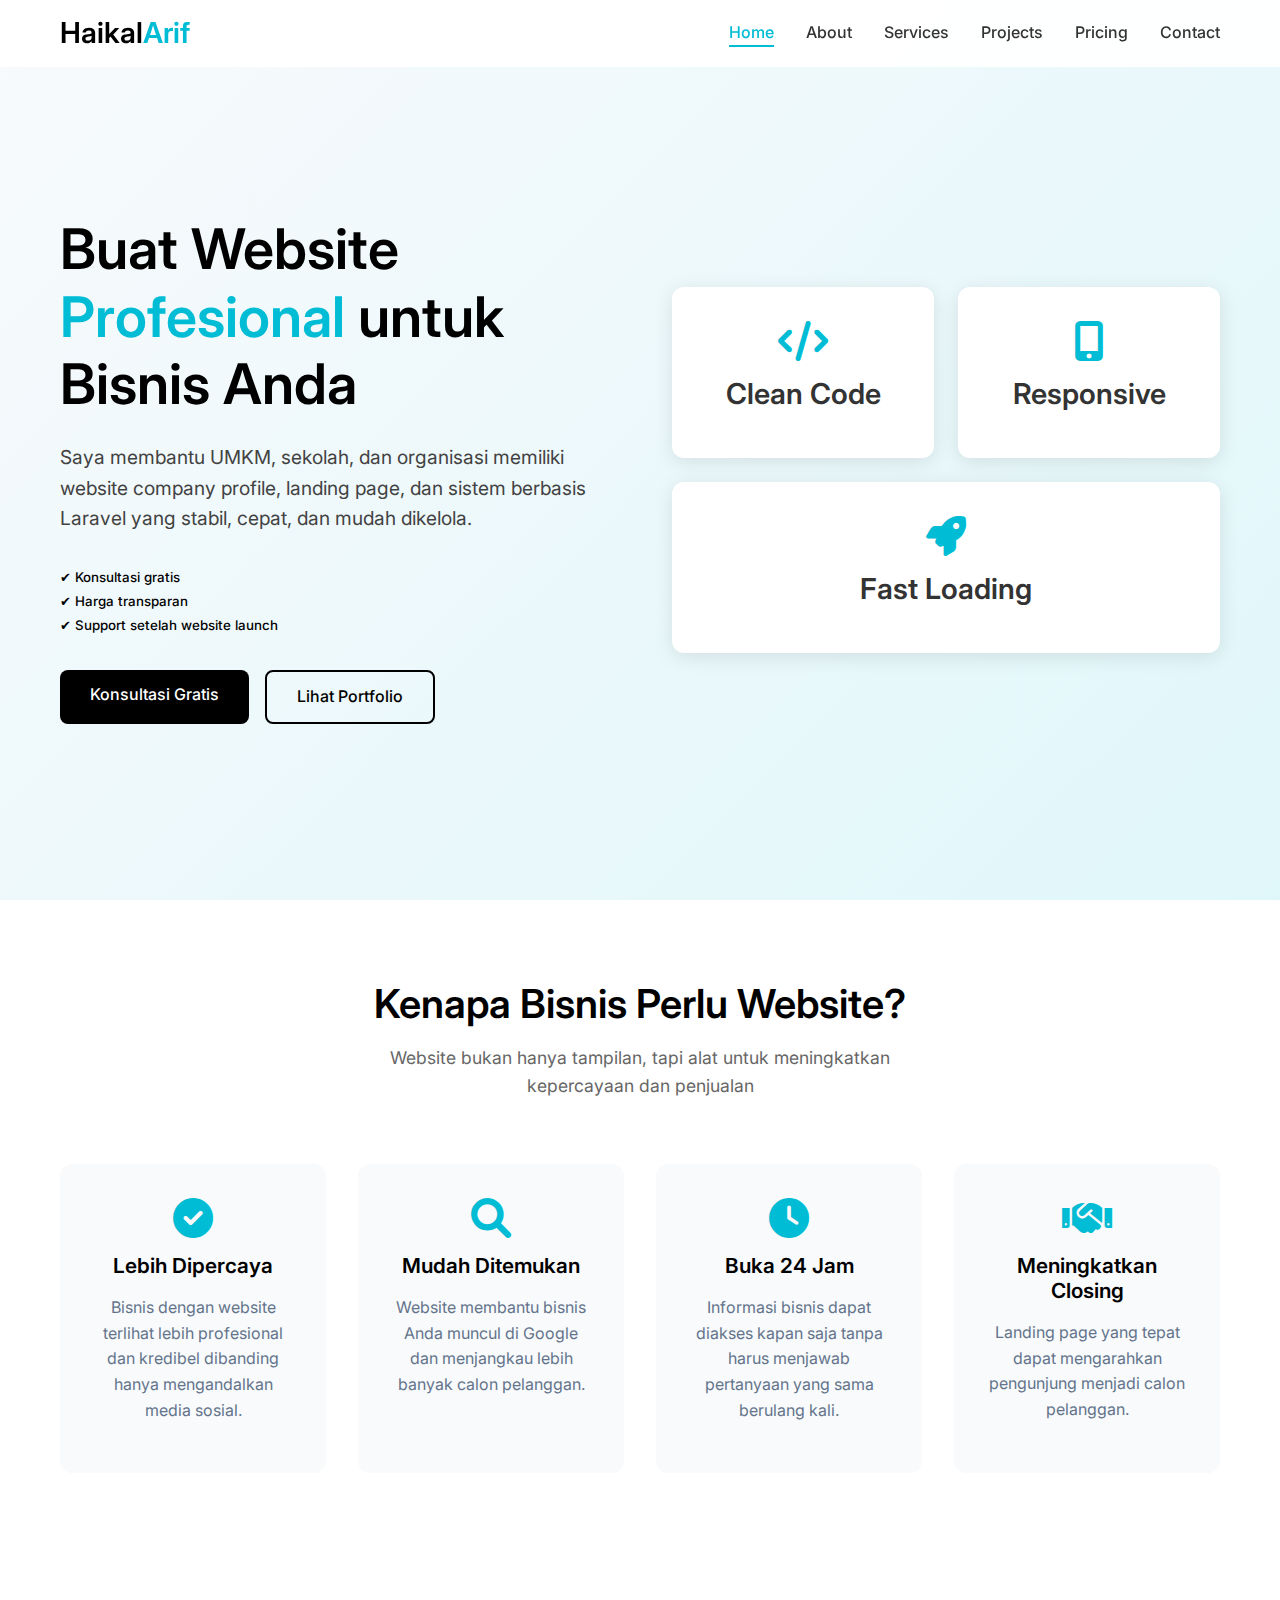
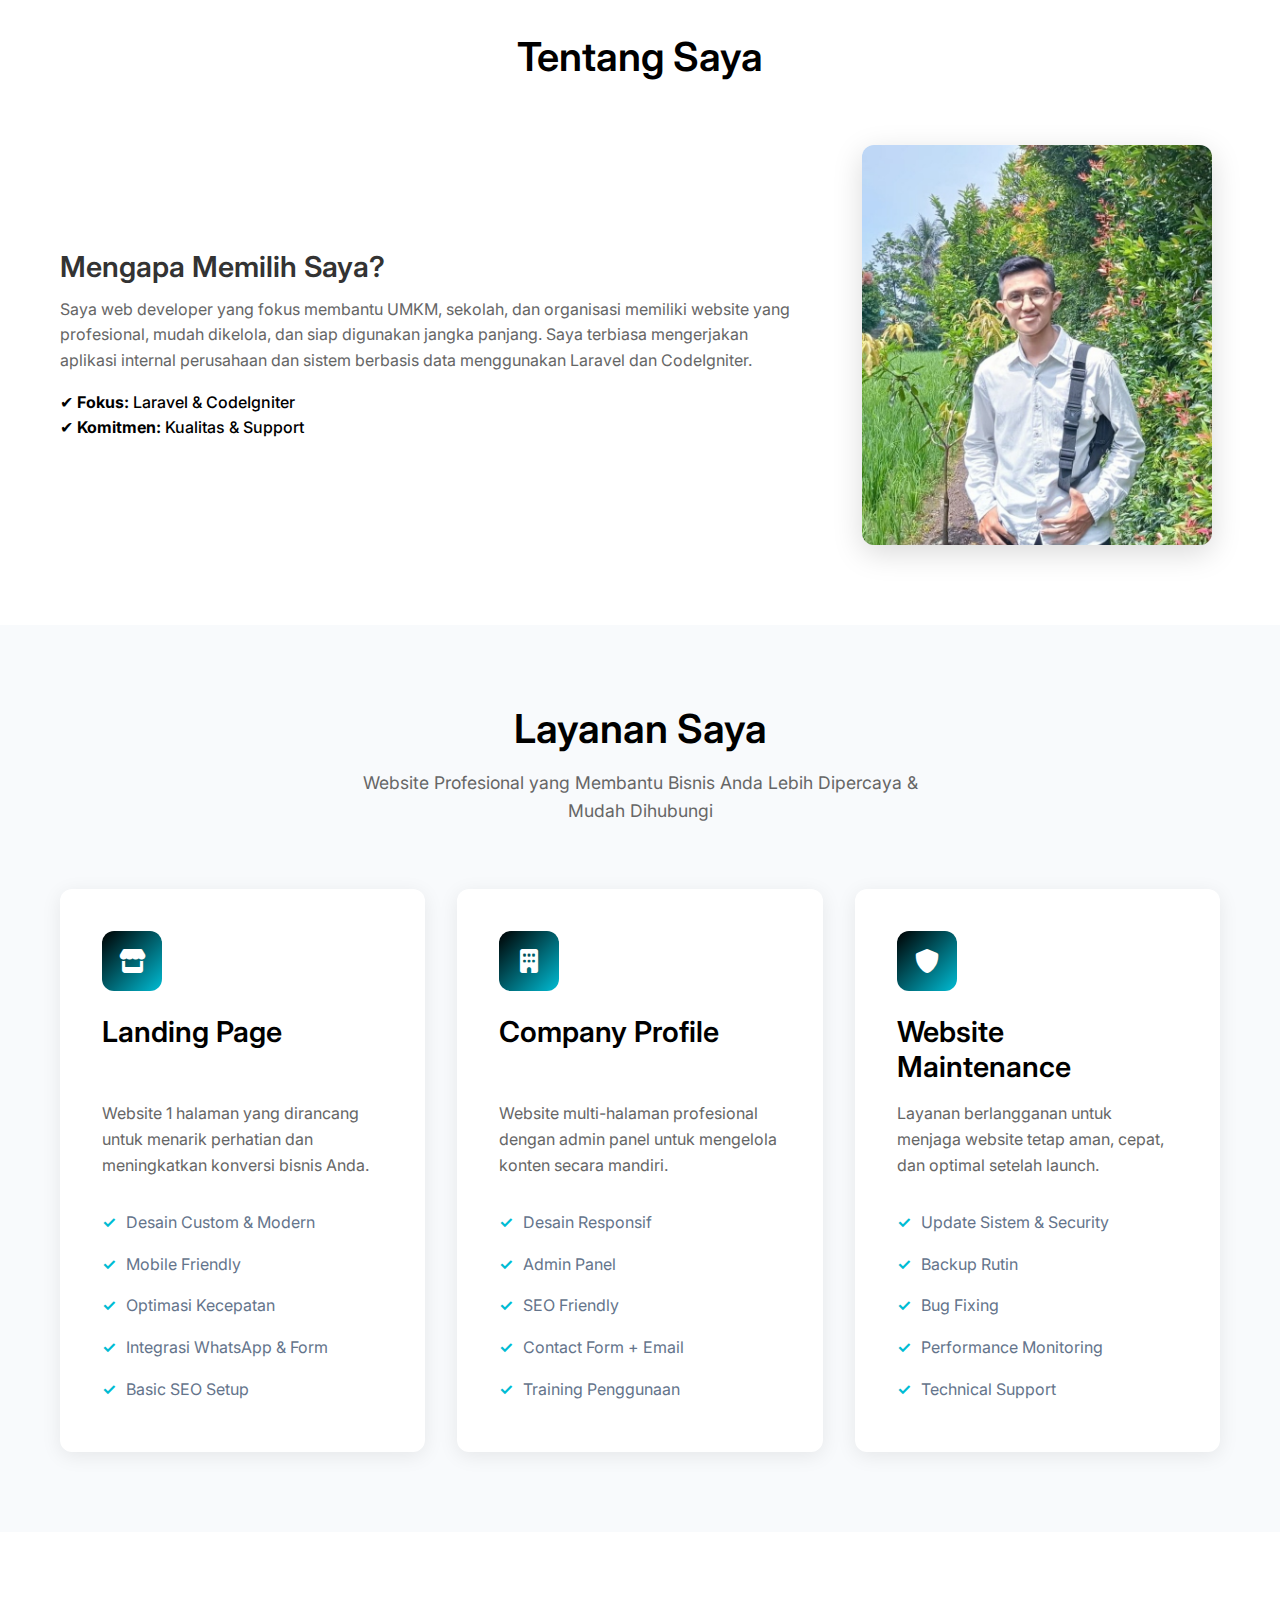
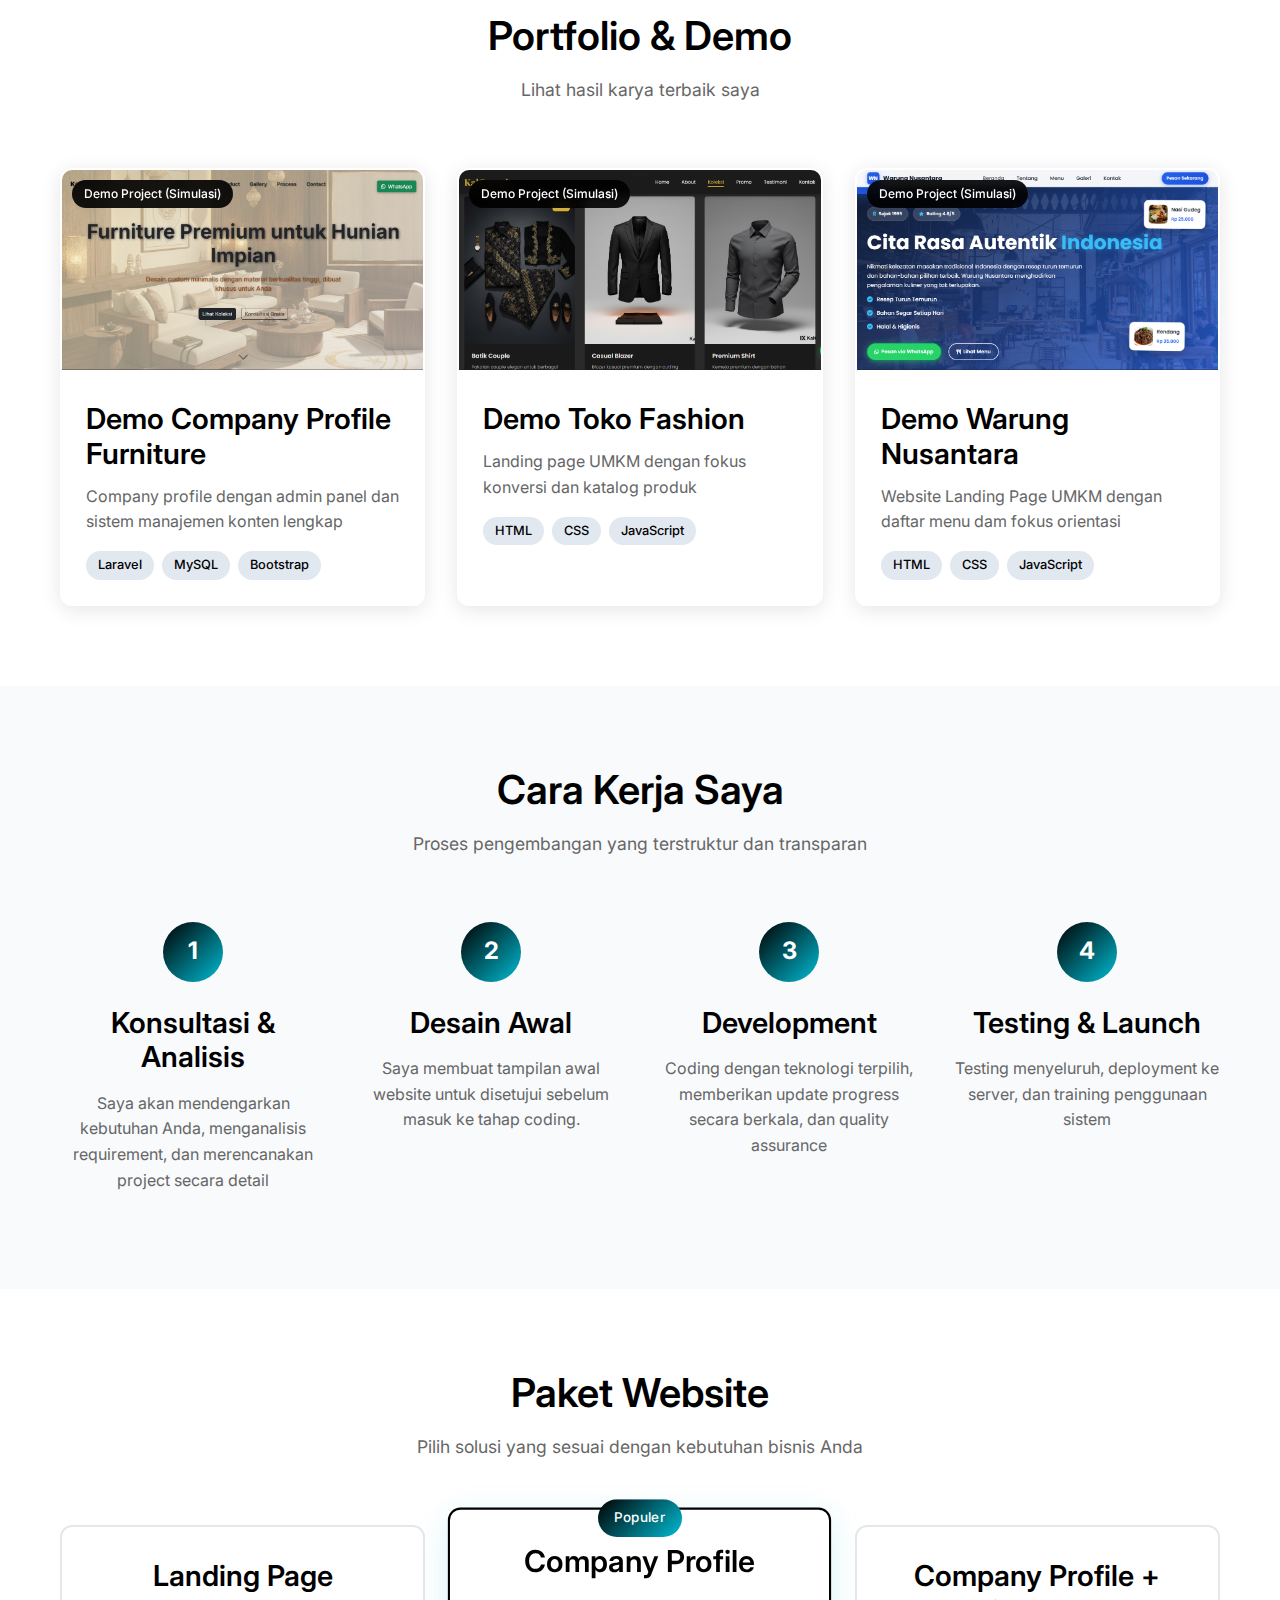
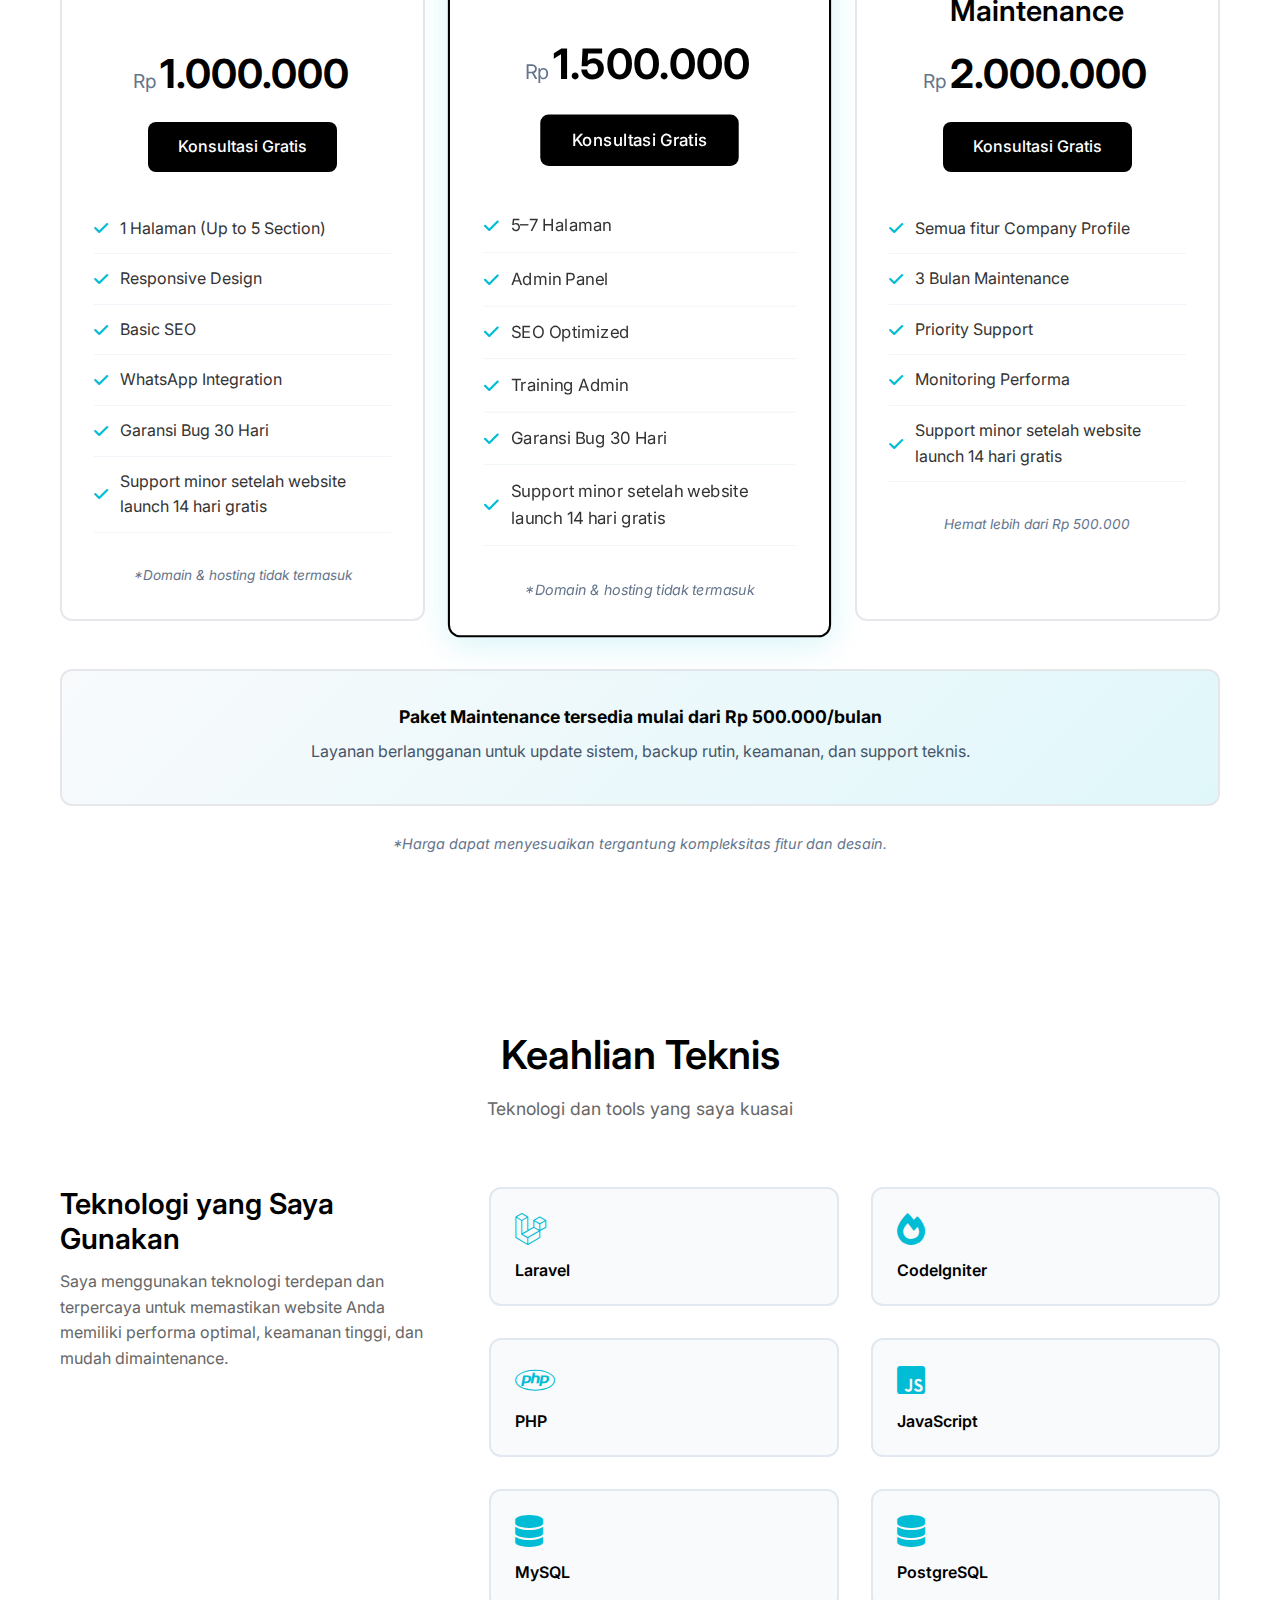
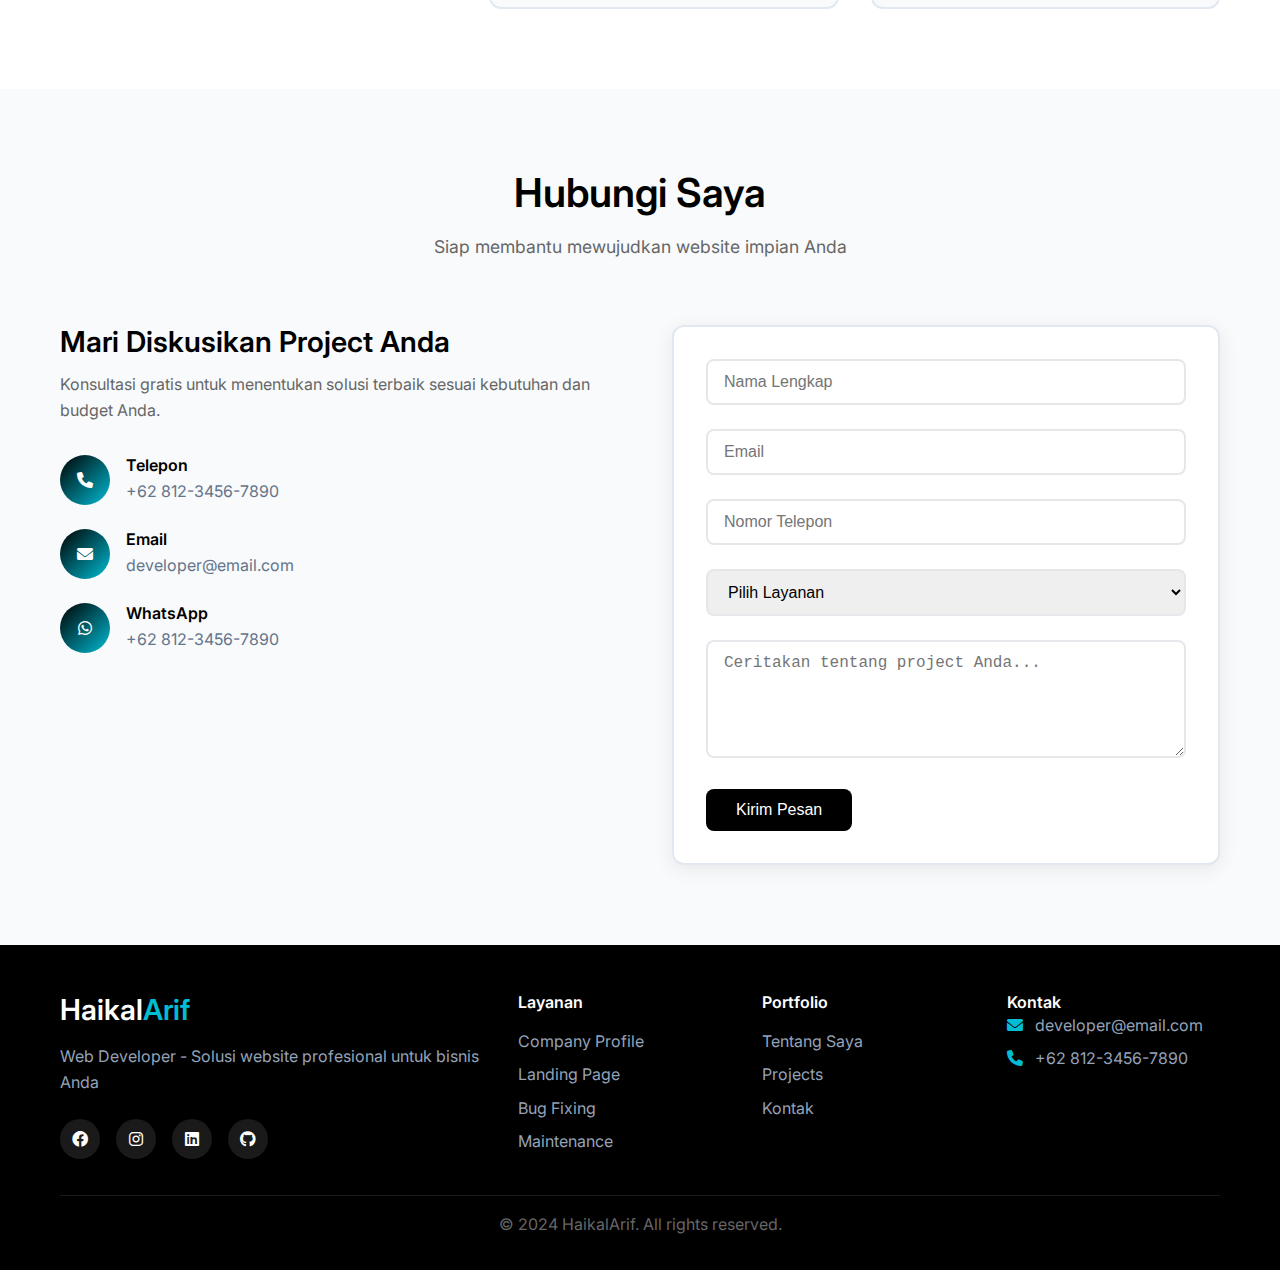
<file: portfolio.html>
<!DOCTYPE html>
<html lang="id">
<head>
    <meta charset="UTF-8">
    <meta name="viewport" content="width=device-width, initial-scale=1.0">
    <title>Portfolio - Web Developer Profesional</title>
    <!-- <link rel="stylesheet" href="portfolio.css"> -->
    <!-- <link rel="stylesheet" href="portfolio-dark-blue.css"> -->
    <!-- <link rel="stylesheet" href="portfolio-slate-cyan.css"> -->
    <link rel="stylesheet" href="portfolio-black-cerulean.css">
    <link href="https://cdnjs.cloudflare.com/ajax/libs/font-awesome/6.0.0/css/all.min.css" rel="stylesheet">
    <link href="https://fonts.googleapis.com/css2?family=Inter:wght@300;400;500;600;700&display=swap" rel="stylesheet">
</head>
<body>
    <!-- Navigation -->
    <nav class="navbar">
        <div class="container">
            <div class="nav-brand">
                <h2>Haikal<span class="accent">Arif</span></h2>
            </div>
            <ul class="nav-menu">
                <li><a href="#home">Home</a></li>
                <li><a href="#about">About</a></li>
                <li><a href="#services">Services</a></li>
                <li><a href="#projects">Projects</a></li>
                <li><a href="#pricing">Pricing</a></li>
                <li><a href="#contact">Contact</a></li>
            </ul>
            <div class="hamburger">
                <span></span>
                <span></span>
                <span></span>
            </div>
        </div>
    </nav>

    <!-- Hero Section -->
    <section id="home" class="hero">
        <div class="container">
            <div class="hero-content">
                <h1>Buat Website <span class="accent">Profesional</span> untuk Bisnis Anda</h1>
                <!-- <p>Web Developer berpengalaman dalam pembuatan company profile, landing page (UMKM, sekolah & organisasi), perbaikan bug, dan maintenance website dengan Laravel & CodeIgniter</p> -->
                <p>Saya membantu UMKM, sekolah, dan organisasi memiliki website company profile, landing page, dan sistem berbasis Laravel yang stabil, cepat, dan mudah dikelola.</p>
                <small class="hero-note">
                    ✔ Konsultasi gratis <br>
                    ✔ Harga transparan <br>
                    ✔ Support setelah website launch
                </small>
                <div class="hero-cta">
                    <a href="https://wa.me/6281234567890?text=Halo%2C%20saya%20tertarik%20dengan%20layanan%20pembuatan%20website%20Anda." target="_blank" class="btn btn-primary">Konsultasi Gratis</a>
                    <a href="#projects" class="btn btn-secondary">Lihat Portfolio</a>
                </div>
            </div>
            <div class="hero-image">
                <div class="hero-card">
                    <i class="fas fa-code"></i>
                    <h3>Clean Code</h3>
                </div>
                <div class="hero-card">
                    <i class="fas fa-mobile-alt"></i>
                    <h3>Responsive</h3>
                </div>
                <div class="hero-card">
                    <i class="fas fa-rocket"></i>
                    <h3>Fast Loading</h3>
                </div>
            </div>
        </div>
    </section>

    <!-- Why Website Section -->
    <section class="why-website">
        <div class="container">
            <div class="section-header">
                <h2>Kenapa Bisnis Perlu Website?</h2>
                <p>Website bukan hanya tampilan, tapi alat untuk meningkatkan kepercayaan dan penjualan</p>
            </div>

            <div class="why-grid">
                <div class="why-item">
                    <i class="fas fa-check-circle"></i>
                    <h3>Lebih Dipercaya</h3>
                    <p>Bisnis dengan website terlihat lebih profesional dan kredibel dibanding hanya mengandalkan media sosial.</p>
                </div>

                <div class="why-item">
                    <i class="fas fa-search"></i>
                    <h3>Mudah Ditemukan</h3>
                    <p>Website membantu bisnis Anda muncul di Google dan menjangkau lebih banyak calon pelanggan.</p>
                </div>

                <div class="why-item">
                    <i class="fas fa-clock"></i>
                    <h3>Buka 24 Jam</h3>
                    <p>Informasi bisnis dapat diakses kapan saja tanpa harus menjawab pertanyaan yang sama berulang kali.</p>
                </div>

                <div class="why-item">
                    <i class="fas fa-handshake"></i>
                    <h3>Meningkatkan Closing</h3>
                    <p>Landing page yang tepat dapat mengarahkan pengunjung menjadi calon pelanggan.</p>
                </div>
            </div>
        </div>
    </section>

    <!-- About Section -->
    <section id="about" class="about">
        <div class="container">
            <div class="section-header">
                <h2>Tentang Saya</h2>
            </div>
            <div class="about-content">
                <div class="about-text">
                    <h3>Mengapa Memilih Saya?</h3>
                    <p>
                        Saya web developer yang fokus membantu UMKM, sekolah, dan organisasi memiliki website yang profesional, mudah dikelola, dan siap digunakan jangka panjang. Saya terbiasa mengerjakan aplikasi internal perusahaan dan sistem berbasis data menggunakan Laravel dan CodeIgniter.
                    </p>
                    <small class="about-note">
                        ✔ <strong>Fokus:</strong> Laravel & CodeIgniter <br>
                        ✔ <strong>Komitmen:</strong> Kualitas & Support
                    </small>
                    <!-- <div class="about-stats">
                        <div class="stat">
                            <h4>20+</h4>
                            <p>Project Selesai</p>
                        </div>
                        <div class="stat">
                            <h4>3+</h4>
                            <p>Tahun Pengalaman</p>
                        </div>
                        <div class="stat"></div>
                    </div> -->
                </div>
                <div class="about-image">
                    <div class="profile-photo-wrapper">
                        <img src="asset/me.jpeg" alt="Profile Photo" class="profile-photo">
                    </div>
                </div>
            </div>
        </div>
    </section>

    <!-- Services Section -->
    <!-- <section id="services" class="services">
        <div class="container">
            <div class="section-header">
                <h2>Layanan Saya</h2>
                <p>Solusi lengkap untuk kebutuhan website bisnis Anda</p>
            </div>
            <div class="services-grid">
                <div class="service-card">
                    <div class="service-icon">
                        <i class="fas fa-store"></i>
                    </div>
                    <h3>Landing Page</h3>
                    <p>Website 1 halaman yang fokus menarik perhatian dan meningkatkan konversi. Cocok untuk UMKM, sekolah, dan organisasi yang ingin tampil profesional secara online.</p>
                    <p class="service-price">Mulai dari Rp 1.000.000</p>
                    <ul>
                        <li>1 Halaman (Up to 5 Section)</li>
                        <li>Desain Custom & Modern</li>
                        <li>Conversion Focused</li>
                        <li>Fast Loading</li>
                        <li>Mobile Friendly & Responsive</li>
                        <li>Integrasi WhatsApp</li>
                    </ul>
                    <p class="service-note">*Domain dan hosting tidak termasuk</p>
                </div>
                <div class="service-card">
                    <div class="service-icon">
                        <i class="fas fa-building"></i>
                    </div>
                    <h3>Company Profile</h3>
                    <p>Website multi-halaman untuk memperkenalkan bisnis atau institusi Anda secara profesional dengan sistem yang mudah dikelola sendiri melalui admin panel.</p>
                    <p class="service-price">Mulai dari Rp 1.500.000</p>
                    <ul>
                        <li>Up to 5 Halaman</li>
                        <li>Desain Responsif & Modern</li>
                        <li>Admin Panel</li>
                        <li>SEO Friendly Structure</li>
                        <li>Contact Form + Email Integration</li>
                        <li>Integrasi WhatsApp</li>
                        <li>Training singkat penggunaan admin</li>
                    </ul>
                    <p class="service-note">*Domain dan hosting tidak termasuk</p>
                </div>
                <div class="service-card">
                    <div class="service-icon">
                        <i class="fas fa-tools"></i>
                    </div>
                    <h3>Maintenance & Perbaikan Website</h3>
                    <p>Layanan perawatan website agar tetap aman, cepat, dan berjalan optimal tanpa perlu repot mengurus teknisnya.</p>
                    <p class="service-price">Mulai dari Rp 500.000</p>
                    <ul>
                        <li>Update sistem</li>
                        <li>Security Monitoring</li>
                        <li>Backup rutin</li>
                        <li>Bug fixing</li>
                        <li>Performance Optimization</li>
                        <li>Technical support via WhatsApp</li>
                    </ul>
                    <p class="service-note">*Domain dan hosting tidak termasuk</p>
                </div> -->
                <!-- <div class="service-card">
                    <div class="service-icon">
                        <i class="fas fa-bug"></i>
                    </div>
                    <h3>Perbaikan Bug</h3>
                    <p>Identifikasi dan perbaikan bug pada website existing dengan analisis mendalam dan solusi yang tepat</p>
                    <p class="service-price">Mulai dari Rp 1.500.000</p>
                    <ul>
                        <li>Bug Analysis</li>
                        <li>Quick Fix</li>
                        <li>Testing</li>
                        <li>Documentation</li>
                    </ul>
                </div> -->
            <!-- </div>
        </div>
    </section> -->

    <section id="services" class="services">
        <div class="container">
            <div class="section-header">
                <h2>Layanan Saya</h2>
                <p>Website Profesional yang Membantu Bisnis Anda Lebih Dipercaya & Mudah Dihubungi</p>
            </div>

            <div class="services-grid">

                <!-- Landing Page -->
                <div class="service-card">
                    <div class="service-icon">
                        <i class="fas fa-store"></i>
                    </div>
                    <h3>Landing Page</h3>
                    <p>Website 1 halaman yang dirancang untuk menarik perhatian dan meningkatkan konversi bisnis Anda.</p>
                    <ul>
                        <li>Desain Custom & Modern</li>
                        <li>Mobile Friendly</li>
                        <li>Optimasi Kecepatan</li>
                        <li>Integrasi WhatsApp & Form</li>
                        <li>Basic SEO Setup</li>
                    </ul>
                </div>

                <!-- Company Profile -->
                <div class="service-card">
                    <div class="service-icon">
                        <i class="fas fa-building"></i>
                    </div>
                    <h3>Company Profile</h3>
                    <p>Website multi-halaman profesional dengan admin panel untuk mengelola konten secara mandiri.</p>
                    <ul>
                        <li>Desain Responsif</li>
                        <li>Admin Panel</li>
                        <li>SEO Friendly</li>
                        <li>Contact Form + Email</li>
                        <li>Training Penggunaan</li>
                    </ul>
                </div>

                <!-- Maintenance -->
                <div class="service-card">
                    <div class="service-icon">
                        <i class="fas fa-shield-alt"></i>
                    </div>
                    <h3>Website Maintenance</h3>
                    <p>Layanan berlangganan untuk menjaga website tetap aman, cepat, dan optimal setelah launch.</p>
                    <ul>
                        <li>Update Sistem & Security</li>
                        <li>Backup Rutin</li>
                        <li>Bug Fixing</li>
                        <li>Performance Monitoring</li>
                        <li>Technical Support</li>
                    </ul>
                </div>
            </div>
        </div>
    </section>

    <!-- Projects Section -->
    <section id="projects" class="projects">
        <div class="container">
            <div class="section-header">
                <h2>Portfolio & Demo</h2>
                <p>Lihat hasil karya terbaik saya</p>
            </div>
            <div class="projects-grid">
                <div class="project-card">
                    <div class="project-image">
                        <div class="demo-label">Demo Project (Simulasi)</div>
                        <img src="asset/furniture-cp.png" alt="Company Profile">
                        <div class="project-overlay">
                            <a href="https://kalkayu-living.up.railway.app/" class="btn btn-small" target="_blank">Live Demo</a>
                        </div>
                    </div>
                    <div class="project-info">
                        <h3>Demo Company Profile Furniture</h3>
                        <p>Company profile dengan admin panel dan sistem manajemen konten lengkap</p>
                        <div class="project-tech">
                            <span>Laravel</span>
                            <span>MySQL</span>
                            <span>Bootstrap</span>
                        </div>
                    </div>
                </div>
                <div class="project-card">
                    <div class="project-image">
                        <div class="demo-label">Demo Project (Simulasi)</div>
                        <img src="asset/casual-lp.png" alt="UMKM Landing">
                        <div class="project-overlay">
                            <a href="#" class="btn btn-small">Live Demo</a>
                        </div>
                    </div>
                    <div class="project-info">
                        <h3>Demo Toko Fashion</h3>
                        <p>Landing page UMKM dengan fokus konversi dan katalog produk</p>
                        <div class="project-tech">
                            <span>HTML</span>
                            <span>CSS</span>
                            <span>JavaScript</span>
                        </div>
                    </div>
                </div>
                <div class="project-card">
                    <div class="project-image">
                        <div class="demo-label">Demo Project (Simulasi)</div>
                        <img src="asset/kuliner-lp.png" alt="School Website">
                        <div class="project-overlay">
                            <a href="#" class="btn btn-small">Live Demo</a>
                        </div>
                    </div>
                    <div class="project-info">
                        <h3>Demo Warung Nusantara</h3>
                        <p>Website Landing Page UMKM dengan daftar menu dam fokus orientasi</p>
                        <div class="project-tech">
                            <span>HTML</span>
                            <span>CSS</span>
                            <span>JavaScript</span>
                        </div>
                    </div>
                </div>
            </div>
        </div>
    </section>

    <!-- How it Works Section -->
    <section id="how-it-works" class="how-it-works">
        <div class="container">
            <div class="section-header">
                <h2>Cara Kerja Saya</h2>
                <p>Proses pengembangan yang terstruktur dan transparan</p>
            </div>
            <div class="steps-container">
                <div class="step">
                    <div class="step-number">1</div>
                    <div class="step-content">
                        <h3>Konsultasi & Analisis</h3>
                        <p>Saya akan mendengarkan kebutuhan Anda, menganalisis requirement, dan merencanakan project secara detail</p>
                    </div>
                </div>
                <div class="step">
                    <div class="step-number">2</div>
                    <div class="step-content">
                        <h3>Desain Awal</h3>
                        <p>Saya membuat tampilan awal website untuk disetujui sebelum masuk ke tahap coding.</p>
                    </div>
                </div>
                <div class="step">
                    <div class="step-number">3</div>
                    <div class="step-content">
                        <h3>Development</h3>
                        <p>Coding dengan teknologi terpilih, memberikan update progress secara berkala, dan quality assurance</p>
                    </div>
                </div>
                <div class="step">
                    <div class="step-number">4</div>
                    <div class="step-content">
                        <h3>Testing & Launch</h3>
                        <p>Testing menyeluruh, deployment ke server, dan training penggunaan sistem</p>
                    </div>
                </div>
            </div>
        </div>
    </section>

    <!-- Pricing Section -->
    <section id="pricing" class="pricing">
        <div class="container">
            <div class="section-header">
                <h2>Paket Website</h2>
                <p>Pilih solusi yang sesuai dengan kebutuhan bisnis Anda</p>
            </div>

            <div class="pricing-grid">
                <div class="pricing-card">
                    <div class="pricing-header">
                        <h3>Landing Page</h3>
                        <div class="price">
                            <span class="currency">Rp</span>
                            <span class="amount">1.000.000</span>
                        </div>
                    </div>

                    <a href="#contact" class="btn btn-primary">Konsultasi Gratis</a>

                    <ul class="pricing-features">
                        <li><i class="fas fa-check"></i> 1 Halaman (Up to 5 Section)</li>
                        <li><i class="fas fa-check"></i> Responsive Design</li>
                        <li><i class="fas fa-check"></i> Basic SEO</li>
                        <li><i class="fas fa-check"></i> WhatsApp Integration</li>
                        <li><i class="fas fa-check"></i> Garansi Bug 30 Hari</li>
                        <li><i class="fas fa-check"></i> Support minor setelah website launch 14 hari gratis</li>
                    </ul>
                    <p class="pricing-note">*Domain & hosting tidak termasuk</p>
                </div>

                <div class="pricing-card featured">
                    <div class="pricing-badge">Populer</div>
                    <div class="pricing-header">
                        <h3>Company Profile</h3>
                        <div class="price">
                            <span class="currency">Rp</span>
                            <span class="amount">1.500.000</span>
                        </div>
                    </div>

                    <a href="#contact" class="btn btn-primary">Konsultasi Gratis</a>

                    <ul class="pricing-features">
                        <li><i class="fas fa-check"></i> 5–7 Halaman</li>
                        <li><i class="fas fa-check"></i> Admin Panel</li>
                        <li><i class="fas fa-check"></i> SEO Optimized</li>
                        <li><i class="fas fa-check"></i> Training Admin</li>
                        <li><i class="fas fa-check"></i> Garansi Bug 30 Hari</li>
                        <li><i class="fas fa-check"></i> Support minor setelah website launch 14 hari gratis</li>
                    </ul>

                    <p class="pricing-note">*Domain & hosting tidak termasuk</p>
                </div>

                <div class="pricing-card">
                    <div class="pricing-header">
                        <h3>Company Profile + Maintenance</h3>
                        <div class="price">
                            <span class="currency">Rp</span>
                            <span class="amount">2.000.000</span>
                        </div>
                    </div>

                    <a href="#contact" class="btn btn-primary">Konsultasi Gratis</a>

                    <ul class="pricing-features">
                        <li><i class="fas fa-check"></i> Semua fitur Company Profile</li>
                        <li><i class="fas fa-check"></i> 3 Bulan Maintenance</li>
                        <li><i class="fas fa-check"></i> Priority Support</li>
                        <li><i class="fas fa-check"></i> Monitoring Performa</li>
                        <li><i class="fas fa-check"></i> Support minor setelah website launch 14 hari gratis</li>
                    </ul>

                    <p class="pricing-note">Hemat lebih dari Rp 500.000</p>
                </div>
            </div>

            <div class="maintenance-info">
                <p><strong>Paket Maintenance tersedia mulai dari Rp 500.000/bulan</strong></p>
                <p>Layanan berlangganan untuk update sistem, backup rutin, keamanan, dan support teknis.</p>
            </div>

            <div class="pricing-disclaimer">
                <p>*Harga dapat menyesuaikan tergantung kompleksitas fitur dan desain.</p>
            </div>
        </div>
    </section>

    <!-- Testimonials Section -->
    <!-- <section id="testimonials" class="testimonials">
        <div class="container">
            <div class="section-header">
                <h2>Testimoni Client</h2>
                <p>Apa kata mereka tentang layanan saya</p>
            </div>
            <div class="testimonials-grid">
                <div class="testimonial-card">
                    <div class="testimonial-content">
                        <div class="stars">
                            <i class="fas fa-star"></i>
                            <i class="fas fa-star"></i>
                            <i class="fas fa-star"></i>
                            <i class="fas fa-star"></i>
                            <i class="fas fa-star"></i>
                        </div>
                        <p>"Website company profile yang dibuat sangat profesional dan sesuai dengan kebutuhan perusahaan kami. Sangat responsif dalam komunikasi dan hasil akhirnya melampaui ekspektasi."</p>
                    </div>
                    <div class="testimonial-author">
                        <div class="author-avatar">
                            <img src="https://via.placeholder.com/60x60/4f46e5/ffffff?text=AS" alt="Ahmad Santoso">
                        </div>
                        <div class="author-info">
                            <h4>Ahmad Santoso</h4>
                            <p>CEO PT. Maju Bersama</p>
                        </div>
                    </div>
                </div>
                <div class="testimonial-card">
                    <div class="testimonial-content">
                        <div class="stars">
                            <i class="fas fa-star"></i>
                            <i class="fas fa-star"></i>
                            <i class="fas fa-star"></i>
                            <i class="fas fa-star"></i>
                            <i class="fas fa-star"></i>
                        </div>
                        <p>"Landing page untuk toko online kami berhasil meningkatkan penjualan hingga 200%. Desainnya menarik dan loading sangat cepat. Highly recommended!"</p>
                    </div>
                    <div class="testimonial-author">
                        <div class="author-avatar">
                            <img src="https://via.placeholder.com/60x60/059669/ffffff?text=SR" alt="Siti Rahayu">
                        </div>
                        <div class="author-info">
                            <h4>Siti Rahayu</h4>
                            <p>Owner Toko Kue Mama</p>
                        </div>
                    </div>
                </div>
                <div class="testimonial-card">
                    <div class="testimonial-content">
                        <div class="stars">
                            <i class="fas fa-star"></i>
                            <i class="fas fa-star"></i>
                            <i class="fas fa-star"></i>
                            <i class="fas fa-star"></i>
                            <i class="fas fa-star"></i>
                        </div>
                        <p>"Maintenance website sekolah kami ditangani dengan sangat baik. Bug-bug yang ada berhasil diperbaiki dan website menjadi lebih stabil dan cepat."</p>
                    </div>
                    <div class="testimonial-author">
                        <div class="author-avatar">
                            <img src="https://via.placeholder.com/60x60/dc2626/ffffff?text=BP" alt="Budi Prasetyo">
                        </div>
                        <div class="author-info">
                            <h4>Budi Prasetyo</h4>
                            <p>Kepala Sekolah SMA Negeri 1</p>
                        </div>
                    </div>
                </div>
            </div>
        </div>
    </section> -->

    <!-- Skills Section -->
    <section id="skills" class="skills">
        <div class="container">
            <div class="section-header">
                <h2>Keahlian Teknis</h2>
                <p>Teknologi dan tools yang saya kuasai</p>
            </div>
            <div class="skills-content">
                <div class="skills-text">
                    <h3>Teknologi yang Saya Gunakan</h3>
                    <p>Saya menggunakan teknologi terdepan dan terpercaya untuk memastikan website Anda memiliki performa optimal, keamanan tinggi, dan mudah dimaintenance.</p>
                </div>
                <div class="skills-grid">
                    <div class="skill-item">
                        <div class="skill-icon">
                            <i class="fab fa-laravel"></i>
                        </div>
                        <h4>Laravel</h4>
                        <!-- <div class="skill-bar">
                            <div class="skill-progress" style="width: 95%"></div>
                        </div> -->
                        <!-- <span>95%</span> -->
                    </div>
                    <div class="skill-item">
                        <div class="skill-icon">
                            <i class="fas fa-fire"></i>
                        </div>
                        <h4>CodeIgniter</h4>
                        <!-- <div class="skill-bar">
                            <div class="skill-progress" style="width: 90%"></div>
                        </div> -->
                        <!-- <span>90%</span> -->
                    </div>
                    <div class="skill-item">
                        <div class="skill-icon">
                            <i class="fab fa-php"></i>
                        </div>
                        <h4>PHP</h4>
                        <!-- <div class="skill-bar">
                            <div class="skill-progress" style="width: 92%"></div>
                        </div> -->
                        <!-- <span>92%</span> -->
                    </div>
                    <div class="skill-item">
                        <div class="skill-icon">
                            <i class="fab fa-js-square"></i>
                        </div>
                        <h4>JavaScript</h4>
                        <!-- <div class="skill-bar">
                            <div class="skill-progress" style="width: 85%"></div>
                        </div> -->
                        <!-- <span>85%</span> -->
                    </div>
                    <div class="skill-item">
                        <div class="skill-icon">
                            <i class="fas fa-database"></i>
                        </div>
                        <h4>MySQL</h4>
                        <!-- <div class="skill-bar">
                            <div class="skill-progress" style="width: 88%"></div>
                        </div> -->
                        <!-- <span>88%</span> -->
                    </div>
                    <div class="skill-item">
                        <div class="skill-icon">
                            <i class="fas fa-database"></i>
                        </div>
                        <h4>PostgreSQL</h4>
                        <!-- <div class="skill-bar">
                            <div class="skill-progress" style="width: 90%"></div>
                        </div> -->
                        <!-- <span>88%</span> -->
                    </div>
                </div>
            </div>
        </div>
    </section>

    <!-- Contact Section -->
    <section id="contact" class="contact">
        <div class="container">
            <div class="section-header">
                <h2>Hubungi Saya</h2>
                <p>Siap membantu mewujudkan website impian Anda</p>
            </div>
            <div class="contact-content">
                <div class="contact-info">
                    <h3>Mari Diskusikan Project Anda</h3>
                    <p>Konsultasi gratis untuk menentukan solusi terbaik sesuai kebutuhan dan budget Anda.</p>
                    <div class="contact-items">
                        <div class="contact-item">
                            <i class="fas fa-phone"></i>
                            <div>
                                <h4>Telepon</h4>
                                <p>+62 812-3456-7890</p>
                            </div>
                        </div>
                        <div class="contact-item">
                            <i class="fas fa-envelope"></i>
                            <div>
                                <h4>Email</h4>
                                <p>developer@email.com</p>
                            </div>
                        </div>
                        <div class="contact-item">
                            <i class="fab fa-whatsapp"></i>
                            <a href="https://wa.me/6281234567890?text=Halo%2C%20saya%20tertarik%20dengan%20layanan%20pembuatan%20website%20Anda." target="_blank">
                                <div>
                                    <h4>WhatsApp</h4>
                                    <p>+62 812-3456-7890</p>
                                </div>
                            </a>
                        </div>
                    </div>
                </div>
                <form class="contact-form">
                    <div class="form-group">
                        <input type="text" placeholder="Nama Lengkap" required>
                    </div>
                    <div class="form-group">
                        <input type="email" placeholder="Email" required>
                    </div>
                    <div class="form-group">
                        <input type="tel" placeholder="Nomor Telepon" required>
                    </div>
                    <div class="form-group">
                        <select required>
                            <option value="">Pilih Layanan</option>
                            <option value="company-profile">Company Profile</option>
                            <option value="landing-page">Landing Page UMKM</option>
                            <option value="bug-fix">Perbaikan Bug</option>
                            <option value="maintenance">Maintenance Website</option>
                        </select>
                    </div>
                    <div class="form-group">
                        <textarea placeholder="Ceritakan tentang project Anda..." rows="5" required></textarea>
                    </div>
                    <button type="submit" class="btn btn-primary">Kirim Pesan</button>
                </form>
            </div>
        </div>
    </section>

    <!-- Footer -->
    <footer class="footer">
        <div class="container">
            <div class="footer-content">
                <div class="footer-brand">
                    <h3>Haikal<span class="accent">Arif</span></h3>
                    <p>Web Developer - Solusi website profesional untuk bisnis Anda</p>
                    <div class="social-links">
                        <a href="#"><i class="fab fa-facebook"></i></a>
                        <a href="#"><i class="fab fa-instagram"></i></a>
                        <a href="#"><i class="fab fa-linkedin"></i></a>
                        <a href="#"><i class="fab fa-github"></i></a>
                    </div>
                </div>
                <div class="footer-links">
                    <h4>Layanan</h4>
                    <ul>
                        <li><a href="#services">Company Profile</a></li>
                        <li><a href="#services">Landing Page</a></li>
                        <li><a href="#services">Bug Fixing</a></li>
                        <li><a href="#services">Maintenance</a></li>
                    </ul>
                </div>
                <div class="footer-links">
                    <h4>Portfolio</h4>
                    <ul>
                        <li><a href="#about">Tentang Saya</a></li>
                        <li><a href="#projects">Projects</a></li>
                        <!-- <li><a href="#testimonials">Testimoni</a></li> -->
                        <li><a href="#contact">Kontak</a></li>
                    </ul>
                </div>
                <div class="footer-contact">
                    <h4>Kontak</h4>
                    <p><i class="fas fa-envelope"></i> developer@email.com</p>
                    <p><i class="fas fa-phone"></i> +62 812-3456-7890</p>
                </div>
            </div>
            <div class="footer-bottom">
                <p>&copy; 2024 HaikalArif. All rights reserved.</p>
            </div>
        </div>
    </footer>

    <script src="portfolio.js"></script>
</body>
</html>
</file>
<file: portfolio.css>
/* Reset and Base Styles */
* {
    margin: 0;
    padding: 0;
    box-sizing: border-box;
}

body {
    font-family: 'Inter', sans-serif;
    line-height: 1.6;
    color: #333;
    overflow-x: hidden;
}

a {
    text-decoration: none;
}

.container {
    max-width: 1200px;
    margin: 0 auto;
    padding: 0 20px;
}

/* Typography */
h1, h2, h3, h4, h5, h6 {
    font-weight: 600;
    line-height: 1.2;
}

h1 {
    font-size: 3rem;
    margin-bottom: 1rem;
}

h2 {
    font-size: 2.5rem;
    margin-bottom: 1rem;
}

h3 {
    font-size: 1.8rem;
    margin-bottom: 0.8rem;
}

p {
    margin-bottom: 1rem;
    color: #666;
}

.accent {
    color: #6366f1;
}

/* Buttons */
.btn {
    display: inline-block;
    padding: 12px 30px;
    border-radius: 8px;
    text-decoration: none;
    font-weight: 500;
    transition: all 0.3s ease;
    border: none;
    cursor: pointer;
    font-size: 1rem;
}

.btn-primary {
    background: #6366f1;
    color: white;
}

.btn-primary:hover {
    background: #4f46e5;
    transform: translateY(-2px);
}

.btn-secondary {
    background: transparent;
    color: #6366f1;
    border: 2px solid #6366f1;
}

.btn-secondary:hover {
    background: #6366f1;
    color: white;
}

.btn-outline {
    background: transparent;
    color: #333;
    border: 2px solid #e5e7eb;
}

.btn-outline:hover {
    background: #6366f1;
    color: white;
    border-color: #6366f1;
}

.btn-small {
    padding: 8px 20px;
    font-size: 0.9rem;
}

/* Navigation */
.navbar {
    position: fixed;
    top: 0;
    width: 100%;
    background: rgba(255, 255, 255, 0.95);
    backdrop-filter: blur(10px);
    z-index: 1000;
    padding: 1rem 0;
    transition: all 0.3s ease;
}

.navbar.scrolled {
    background: rgba(255, 255, 255, 0.98);
    box-shadow: 0 2px 20px rgba(0, 0, 0, 0.1);
}

.navbar .container {
    display: flex;
    justify-content: space-between;
    align-items: center;
}

.nav-brand h2 {
    margin: 0;
    font-size: 1.8rem;
}

.nav-menu {
    display: flex;
    list-style: none;
    gap: 2rem;
}

.nav-menu a {
    text-decoration: none;
    color: #333;
    font-weight: 500;
    transition: color 0.3s ease;
}

.nav-menu a:hover {
    color: #6366f1;
}

.hamburger {
    display: none;
    flex-direction: column;
    cursor: pointer;
}

.hamburger span {
    width: 25px;
    height: 3px;
    background: #333;
    margin: 3px 0;
    transition: 0.3s;
}

/* Hero Section */
.hero {
    padding: 120px 0 80px;
    background: linear-gradient(135deg, #f8fafc 0%, #e2e8f0 100%);
    min-height: 100vh;
    display: flex;
    align-items: center;
}

.hero .container {
    display: grid;
    grid-template-columns: 1fr 1fr;
    gap: 4rem;
    align-items: center;
}

.hero-content h1 {
    font-size: 3.5rem;
    color: #1e293b;
    margin-bottom: 1.5rem;
}

.hero-content p {
    font-size: 1.2rem;
    margin-bottom: 2rem;
    color: #64748b;
}

.hero-content .hero-note {
    font-size: 1rem;
    margin-bottom: 2rem;
    color: #64748b;
}

.hero-cta {
    display: flex;
    gap: 1rem;
    flex-wrap: wrap;
    margin-top: 2rem;
}

.hero-image {
    display: grid;
    grid-template-columns: repeat(2, 1fr);
    gap: 1.5rem;
}

.hero-card {
    background: white;
    padding: 2rem;
    border-radius: 12px;
    text-align: center;
    box-shadow: 0 4px 20px rgba(0, 0, 0, 0.1);
    transition: transform 0.3s ease;
}

.hero-card:hover {
    transform: translateY(-5px);
}

.hero-card:nth-child(3) {
    grid-column: 1 / -1;
}

.hero-card i {
    font-size: 2.5rem;
    color: #6366f1;
    margin-bottom: 1rem;
}

/* Section Header */
.section-header {
    text-align: center;
    margin-bottom: 4rem;
}

.section-header h2 {
    color: #1e293b;
}

.section-header p {
    font-size: 1.1rem;
    max-width: 600px;
    margin: 0 auto;
}

/* Why Website Section */
.why-website {
    padding: 80px 0;
    background: white;
}

.why-grid {
    display: grid;
    grid-template-columns: repeat(auto-fit, minmax(250px, 1fr));
    gap: 2rem;
}

.why-item {
    background: #f8fafc;
    padding: 2rem;
    border-radius: 12px;
    text-align: center;
    transition: all 0.3s ease;
    border: 2px solid transparent;
}

.why-item:hover {
    transform: translateY(-5px);
    border-color: #6366f1;
    box-shadow: 0 8px 30px rgba(99, 102, 241, 0.15);
}

.why-item i {
    font-size: 2.5rem;
    color: #6366f1;
    margin-bottom: 1rem;
}

.why-item h3 {
    color: #1e293b;
    margin-bottom: 1rem;
    font-size: 1.3rem;
}

.why-item p {
    color: #64748b;
    line-height: 1.6;
}

/* Maintenance Info */
.maintenance-info {
    margin-top: 3rem;
    padding: 2rem;
    background: linear-gradient(135deg, #f8fafc 0%, #e2e8f0 100%);
    border-radius: 12px;
    text-align: center;
    border: 2px solid #e5e7eb;
}

.maintenance-info p {
    margin-bottom: 0.5rem;
    color: #475569;
}

.maintenance-info p strong {
    color: #6366f1;
    font-size: 1.1rem;
}

/* Pricing Disclaimer */
.pricing-disclaimer {
    margin-top: 2rem;
    text-align: center;
    padding: 1rem;
}

.pricing-disclaimer p {
    font-size: 0.9rem;
    color: #64748b;
    font-style: italic;
    margin: 0;
}

/* About Section */
.about {
    padding: 80px 0;
    background: white;
}

.about-content {
    display: grid;
    grid-template-columns: 2fr 1fr;
    gap: 4rem;
    align-items: center;
}

.about-content .about-note {
    font-size: 1rem;
    color: #64748b;
}

.about-stats {
    display: grid;
    grid-template-columns: repeat(3, 1fr);
    gap: 2rem;
    margin-top: 2rem;
}

.stat {
    text-align: center;
}

.stat h4 {
    font-size: 2.5rem;
    color: #6366f1;
    margin-bottom: 0.5rem;
}

.about-card {
    background: #f8fafc;
    padding: 2rem;
    border-radius: 12px;
    text-align: center;
}

.about-card i {
    font-size: 3rem;
    color: #6366f1;
    margin-bottom: 1rem;
}

.about-image {
    display: flex;
    justify-content: center;
    align-items: center;
}

.profile-photo-wrapper {
    width: 100%;
    max-width: 350px;
    border-radius: 12px;
    overflow: hidden;
    box-shadow: 0 8px 30px rgba(0, 0, 0, 0.15);
}

.profile-photo {
    width: 100%;
    height: auto;
    display: block;
    transition: transform 0.3s ease;
}

.profile-photo-wrapper:hover .profile-photo {
    transform: scale(1.1);
}

/* Services Section */
.services {
    padding: 80px 0;
    background: #f8fafc;
}

.services-grid {
    display: grid;
    grid-template-columns: repeat(auto-fit, minmax(280px, 1fr));
    gap: 2rem;
}

.service-card {
    background: white;
    padding: 2.5rem;
    border-radius: 12px;
    box-shadow: 0 4px 20px rgba(0, 0, 0, 0.08);
    transition: all 0.3s ease;
    position: relative;
}

.service-card:hover {
    transform: translateY(-5px);
    box-shadow: 0 8px 30px rgba(0, 0, 0, 0.15);
}

.service-card.featured {
    border: 2px solid #6366f1;
    transform: scale(1.05);
}

.service-icon {
    width: 60px;
    height: 60px;
    background: #6366f1;
    border-radius: 12px;
    display: flex;
    align-items: center;
    justify-content: center;
    margin-bottom: 1.5rem;
}

.service-icon i {
    font-size: 1.5rem;
    color: white;
}

.service-card h3 {
    margin-bottom: 1rem;
    color: #1e293b;
    height: 70px;
}

.service-card p {
    margin-bottom: 1.5rem;
}

.service-card ul {
    list-style: none;
}

.service-card li {
    padding: 0.5rem 0;
    color: #64748b;
    position: relative;
    padding-left: 1.5rem;
}

.service-card li:before {
    content: "✓";
    position: absolute;
    left: 0;
    color: #6366f1;
    font-weight: bold;
}

.service-note {
    font-size: 0.85rem;
    color: #64748b;
    font-style: italic;
    margin-top: 1rem;
    margin-bottom: 0;
    text-align: center;
}

/* Projects Section */
.projects {
    padding: 80px 0;
    background: white;
}

.projects-grid {
    display: grid;
    grid-template-columns: repeat(auto-fit, minmax(350px, 1fr));
    gap: 2rem;
}

.project-card {
    background: white;
    border-radius: 12px;
    overflow: hidden;
    box-shadow: 0 4px 20px rgba(0, 0, 0, 0.1);
    transition: transform 0.3s ease;
}

.project-card:hover {
    transform: translateY(-5px);
}

.project-image {
    position: relative;
    overflow: hidden;
}

.demo-label {
    position: absolute;
    top: 10px;
    left: 10px;
    background: rgba(99, 102, 241, 0.9);
    color: white;
    padding: 4px 12px;
    border-radius: 20px;
    font-size: 0.75rem;
    font-weight: 500;
    z-index: 2;
    backdrop-filter: blur(5px);
}

.project-image img {
    width: 100%;
    height: 250px;
    object-fit: cover;
    transition: transform 0.3s ease;
}

.project-overlay {
    position: absolute;
    top: 0;
    left: 0;
    right: 0;
    bottom: 0;
    background: rgba(99, 102, 241, 0.9);
    display: flex;
    align-items: center;
    justify-content: center;
    opacity: 0;
    transition: opacity 0.3s ease;
}

.project-card:hover .project-overlay {
    opacity: 1;
}

.project-card:hover .project-image img {
    transform: scale(1.1);
}

.project-info {
    padding: 1.5rem;
}

.project-tech {
    display: flex;
    gap: 0.5rem;
    flex-wrap: wrap;
    margin-top: 1rem;
}

.project-tech span {
    background: #e2e8f0;
    color: #475569;
    padding: 0.25rem 0.75rem;
    border-radius: 20px;
    font-size: 0.8rem;
}

/* How it Works Section */
.how-it-works {
    padding: 80px 0;
    background: #f8fafc;
}

.steps-container {
    display: grid;
    grid-template-columns: repeat(auto-fit, minmax(250px, 1fr));
    gap: 2rem;
}

.step {
    text-align: center;
    position: relative;
}

.step-number {
    width: 60px;
    height: 60px;
    background: #6366f1;
    color: white;
    border-radius: 50%;
    display: flex;
    align-items: center;
    justify-content: center;
    font-size: 1.5rem;
    font-weight: bold;
    margin: 0 auto 1.5rem;
}

.step-content h3 {
    margin-bottom: 1rem;
    color: #1e293b;
}

/* Pricing Section */
.pricing {
    padding: 80px 0;
    background: white;
}

.pricing-grid {
    display: grid;
    grid-template-columns: repeat(auto-fit, minmax(300px, 1fr));
    gap: 2rem;
}

.pricing-card {
    background: white;
    border: 2px solid #e5e7eb;
    border-radius: 12px;
    padding: 2rem;
    text-align: center;
    position: relative;
    transition: all 0.3s ease;
}

.pricing-card:hover {
    transform: translateY(-5px);
    box-shadow: 0 8px 30px rgba(0, 0, 0, 0.15);
}

.pricing-card.featured {
    border-color: #6366f1;
    transform: scale(1.05);
}

.pricing-badge {
    position: absolute;
    top: -10px;
    left: 50%;
    transform: translateX(-50%);
    background: #6366f1;
    color: white;
    padding: 0.5rem 1rem;
    border-radius: 20px;
    font-size: 0.8rem;
    font-weight: 500;
}

.pricing-header {
    margin-bottom: 1rem;
}

.pricing-header h3 {
    height: 70px;
}

.price {
    display: flex;
    align-items: baseline;
    justify-content: center;
    margin: 0;
}

.currency {
    font-size: 1.2rem;
    color: #64748b;
}

.amount {
    font-size: 2.5rem;
    font-weight: bold;
    color: #1e293b;
    margin: 0 0.25rem;
}

.period {
    font-size: 1rem;
    color: #64748b;
}

.pricing-features {
    list-style: none;
    margin: 2rem 0;
}

.pricing-features li {
    padding: 0.75rem 0;
    border-bottom: 1px solid #f1f5f9;
    display: flex;
    align-items: center;
}

.pricing-features i {
    color: #6366f1;
    margin-right: 0.75rem;
}

.pricing-note {
    font-size: 0.85rem;
    color: #64748b;
    font-style: italic;
    margin-top: 1rem;
    margin-bottom: 0;
    text-align: center;
}

/* Testimonials Section */
.testimonials {
    padding: 80px 0;
    background: #f8fafc;
}

.testimonials-grid {
    display: grid;
    grid-template-columns: repeat(auto-fit, minmax(350px, 1fr));
    gap: 2rem;
}

.testimonial-card {
    background: white;
    padding: 2rem;
    border-radius: 12px;
    box-shadow: 0 4px 20px rgba(0, 0, 0, 0.08);
}

.stars {
    color: #fbbf24;
    margin-bottom: 1rem;
}

.testimonial-author {
    display: flex;
    align-items: center;
    margin-top: 1.5rem;
}

.author-avatar {
    width: 60px;
    height: 60px;
    border-radius: 50%;
    overflow: hidden;
    margin-right: 1rem;
}

.author-avatar img {
    width: 100%;
    height: 100%;
    object-fit: cover;
}

.author-info h4 {
    margin-bottom: 0.25rem;
    color: #1e293b;
}

.author-info p {
    color: #64748b;
    font-size: 0.9rem;
    margin: 0;
}

/* Skills Section */
.skills {
    padding: 80px 0;
    background: white;
}

.skills-content {
    display: grid;
    grid-template-columns: 1fr 2fr;
    gap: 4rem;
    align-items: start;
}

.skills-grid {
    display: grid;
    grid-template-columns: repeat(4, 1fr);
    gap: 2rem;
}

.skill-item {
    background: #f8fafc;
    padding: 1.5rem;
    border-radius: 12px;
    text-align: center;
}

.skill-icon {
    display: flex;
    align-items: center;
    justify-content: center;
    margin-bottom: 1rem;
}

.skill-icon i {
    font-size: 2rem;
    color: #6366f1;
    margin-right: 1rem;
}

.skill-bar {
    background: #e2e8f0;
    height: 8px;
    border-radius: 4px;
    margin: 1rem 0 0.5rem;
    overflow: hidden;
}

.skill-progress {
    height: 100%;
    background: linear-gradient(90deg, #6366f1, #8b5cf6);
    border-radius: 4px;
    transition: width 2s ease;
}

.skill-item span {
    font-weight: 600;
    color: #6366f1;
}

/* Contact Section */
.contact {
    padding: 80px 0;
    background: #f8fafc;
}

.contact-content {
    display: grid;
    grid-template-columns: 1fr 1fr;
    gap: 4rem;
}

.contact-items {
    margin-top: 2rem;
}

.contact-item {
    display: flex;
    align-items: center;
    margin-bottom: 1.5rem;
}

.contact-item i {
    width: 50px;
    height: 50px;
    background: #6366f1;
    color: white;
    border-radius: 50%;
    display: flex;
    align-items: center;
    justify-content: center;
    margin-right: 1rem;
}

.contact-item h4 {
    margin-bottom: 0.25rem;
    color: #1e293b;
}

.contact-item p {
    margin: 0;
    color: #64748b;
}

.contact-form {
    background: white;
    padding: 2rem;
    border-radius: 12px;
    box-shadow: 0 4px 20px rgba(0, 0, 0, 0.08);
}

.form-group {
    margin-bottom: 1.5rem;
}

.form-group input,
.form-group select,
.form-group textarea {
    width: 100%;
    padding: 12px 16px;
    border: 2px solid #e5e7eb;
    border-radius: 8px;
    font-size: 1rem;
    transition: border-color 0.3s ease;
}

.form-group input:focus,
.form-group select:focus,
.form-group textarea:focus {
    outline: none;
    border-color: #6366f1;
}

/* Footer */
.footer {
    background: #1e293b;
    color: white;
    padding: 3rem 0 1rem;
}

.footer-content {
    display: grid;
    grid-template-columns: 2fr 1fr 1fr 1fr;
    gap: 2rem;
    margin-bottom: 2rem;
}

.footer-brand h3 {
    margin-bottom: 1rem;
}

.footer-brand p {
    color: #94a3b8;
    margin-bottom: 1.5rem;
}

.social-links {
    display: flex;
    gap: 1rem;
}

.social-links a {
    width: 40px;
    height: 40px;
    background: #334155;
    color: white;
    border-radius: 50%;
    display: flex;
    align-items: center;
    justify-content: center;
    transition: background 0.3s ease;
}

.social-links a:hover {
    background: #6366f1;
}

.footer-links h4 {
    margin-bottom: 1rem;
    color: white;
}

.footer-links ul {
    list-style: none;
}

.footer-links li {
    margin-bottom: 0.5rem;
}

.footer-links a {
    color: #94a3b8;
    text-decoration: none;
    transition: color 0.3s ease;
}

.footer-links a:hover {
    color: white;
}

.footer-contact p {
    color: #94a3b8;
    margin-bottom: 0.5rem;
}

.footer-contact i {
    margin-right: 0.5rem;
    color: #6366f1;
}

.footer-bottom {
    border-top: 1px solid #334155;
    padding-top: 1rem;
    text-align: center;
    color: #94a3b8;
}

/* Responsive Design */
@media (max-width: 768px) {
    .hamburger {
        display: flex;
    }
    
    .nav-menu {
        position: fixed;
        left: -100%;
        top: 70px;
        flex-direction: column;
        background-color: white;
        width: 100%;
        text-align: center;
        transition: 0.3s;
        box-shadow: 0 10px 27px rgba(0, 0, 0, 0.05);
        padding: 2rem 0;
    }
    
    .nav-menu.active {
        left: 0;
    }
    
    .hero .container {
        grid-template-columns: 1fr;
        text-align: center;
    }
    
    .hero-content h1 {
        font-size: 2.5rem;
    }
    
    .hero-cta {
        justify-content: center;
    }
    
    .about-content {
        grid-template-columns: 1fr;
        text-align: center;
    }
    
    .about-stats {
        grid-template-columns: repeat(3, 1fr);
    }
    
    .services-grid {
        grid-template-columns: 1fr;
    }
    
    .projects-grid {
        grid-template-columns: 1fr;
    }
    
    .steps-container {
        grid-template-columns: 1fr;
    }
    
    .pricing-grid {
        grid-template-columns: 1fr;
    }
    
    .testimonials-grid {
        grid-template-columns: 1fr;
    }
    
    .skills-content {
        grid-template-columns: 1fr;
    }
    
    .skills-grid {
        grid-template-columns: 1fr;
    }
    
    .contact-content {
        grid-template-columns: 1fr;
    }
    
    .footer-content {
        grid-template-columns: 1fr;
        text-align: center;
    }
    
    h1 {
        font-size: 2rem;
    }
    
    h2 {
        font-size: 2rem;
    }
    
    .container {
        padding: 0 15px;
    }
}

@media (max-width: 480px) {
    .hero-content h1 {
        font-size: 2rem;
    }
    
    .hero-cta {
        flex-direction: column;
        align-items: center;
    }
    
    .about-stats {
        grid-template-columns: 1fr;
        gap: 1rem;
    }
    
    .pricing-card.featured {
        transform: none;
    }
    
    .service-card.featured {
        transform: none;
    }
}

/* Animations */
@keyframes fadeInUp {
    from {
        opacity: 0;
        transform: translateY(30px);
    }
    to {
        opacity: 1;
        transform: translateY(0);
    }
}

.fade-in-up {
    animation: fadeInUp 0.6s ease forwards;
}

/* Smooth scrolling */
html {
    scroll-behavior: smooth;
}

/* Loading animation for skill bars */
.skill-progress {
    animation: loadSkill 2s ease-in-out;
}

@keyframes loadSkill {
    from {
        width: 0;
    }
}
</file>
<file: portfolio-dark-blue.css>
/* Reset and Base Styles */
* {
    margin: 0;
    padding: 0;
    box-sizing: border-box;
}

body {
    font-family: 'Inter', sans-serif;
    line-height: 1.6;
    color: #333;
    overflow-x: hidden;
}

a {
    text-decoration: none;
}

.container {
    max-width: 1200px;
    margin: 0 auto;
    padding: 0 20px;
}

/* Typography */
h1, h2, h3, h4, h5, h6 {
    font-weight: 600;
    line-height: 1.2;
}

h1 {
    font-size: 3rem;
    margin-bottom: 1rem;
}

h2 {
    font-size: 2.5rem;
    margin-bottom: 1rem;
}

h3 {
    font-size: 1.8rem;
    margin-bottom: 0.8rem;
}

p {
    margin-bottom: 1rem;
    color: #666;
}

.accent {
    color: #3b82f6; /* Electric Blue */
}

/* Buttons */
.btn {
    display: inline-block;
    padding: 12px 30px;
    border-radius: 8px;
    text-decoration: none;
    font-weight: 500;
    transition: all 0.3s ease;
    border: none;
    cursor: pointer;
    font-size: 1rem;
}

.btn-primary {
    background: #1e3a8a; /* Dark Blue */
    color: white;
}

.btn-primary:hover {
    background: #1e40af;
    transform: translateY(-2px);
}

.btn-secondary {
    background: transparent;
    color: #1e3a8a; /* Dark Blue */
    border: 2px solid #1e3a8a;
}

.btn-secondary:hover {
    background: #1e3a8a;
    color: white;
}

.btn-outline {
    background: transparent;
    color: #333;
    border: 2px solid #e5e7eb;
}

.btn-outline:hover {
    background: #1e3a8a; /* Dark Blue */
    color: white;
    border-color: #1e3a8a;
}

.btn-small {
    padding: 8px 20px;
    font-size: 0.9rem;
}

/* Navigation */
.navbar {
    position: fixed;
    top: 0;
    width: 100%;
    background: rgba(255, 255, 255, 0.95);
    backdrop-filter: blur(10px);
    z-index: 1000;
    padding: 1rem 0;
    transition: all 0.3s ease;
}

.navbar.scrolled {
    background: rgba(255, 255, 255, 0.98);
    box-shadow: 0 2px 20px rgba(0, 0, 0, 0.1);
}

.navbar .container {
    display: flex;
    justify-content: space-between;
    align-items: center;
}

.nav-brand h2 {
    margin: 0;
    font-size: 1.8rem;
    color: #1e3a8a; /* Dark Blue */
}

.nav-menu {
    display: flex;
    list-style: none;
    gap: 2rem;
}

.nav-menu a {
    text-decoration: none;
    color: #333;
    font-weight: 500;
    transition: color 0.3s ease;
}

.nav-menu a:hover,
.nav-menu a.active {
    color: #3b82f6; /* Electric Blue */
}

.nav-menu a.active {
    position: relative;
}

.nav-menu a.active::after {
    content: '';
    position: absolute;
    bottom: -5px;
    left: 0;
    width: 100%;
    height: 2px;
    background: #3b82f6; /* Electric Blue */
}

.hamburger {
    display: none;
    flex-direction: column;
    cursor: pointer;
}

.hamburger span {
    width: 25px;
    height: 3px;
    background: #333;
    margin: 3px 0;
    transition: 0.3s;
}

/* Mobile Menu Overlay */
.menu-overlay {
    position: fixed;
    top: 0;
    left: 0;
    width: 100%;
    height: 100%;
    background: rgba(0, 0, 0, 0.5);
    z-index: 999;
    opacity: 0;
    visibility: hidden;
    transition: opacity 0.3s ease, visibility 0.3s ease;
}

.menu-overlay.active {
    opacity: 1;
    visibility: visible;
}

/* Hero Section */
.hero {
    padding: 120px 0 80px;
    background: linear-gradient(135deg, #f8fafc 0%, #e2e8f0 100%);
    min-height: 100vh;
    display: flex;
    align-items: center;
}

.hero .container {
    display: grid;
    grid-template-columns: 1fr 1fr;
    gap: 4rem;
    align-items: center;
}

.hero-content h1 {
    font-size: 3.5rem;
    color: #1e293b;
    margin-bottom: 1.5rem;
}

.hero-content p {
    font-size: 1.2rem;
    margin-bottom: 2rem;
    color: #64748b;
}

.hero-note {
    display: block;
    color: #1e3a8a; /* Dark Blue */
    font-weight: 500;
    margin-bottom: 2rem;
    line-height: 1.8;
}

.hero-cta {
    display: flex;
    gap: 1rem;
    flex-wrap: wrap;
}

.hero-image {
    display: grid;
    grid-template-columns: repeat(2, 1fr);
    gap: 1.5rem;
}

.hero-card {
    background: white;
    padding: 2rem;
    border-radius: 12px;
    text-align: center;
    box-shadow: 0 4px 20px rgba(0, 0, 0, 0.1);
    transition: transform 0.3s ease;
    border: 2px solid transparent;
}

.hero-card:hover {
    transform: translateY(-5px);
    border-color: #3b82f6; /* Electric Blue */
}

.hero-card:nth-child(3) {
    grid-column: 1 / -1;
}

.hero-card i {
    font-size: 2.5rem;
    color: #3b82f6; /* Electric Blue */
    margin-bottom: 1rem;
}

/* Section Header */
.section-header {
    text-align: center;
    margin-bottom: 4rem;
}

.section-header h2 {
    color: #1e3a8a; /* Dark Blue */
}

.section-header p {
    font-size: 1.1rem;
    max-width: 600px;
    margin: 0 auto;
}

/* Why Website Section */
.why-website {
    padding: 80px 0;
    background: white;
}

.why-grid {
    display: grid;
    grid-template-columns: repeat(auto-fit, minmax(250px, 1fr));
    gap: 2rem;
}

.why-item {
    background: #f8fafc;
    padding: 2rem;
    border-radius: 12px;
    text-align: center;
    transition: all 0.3s ease;
    border: 2px solid transparent;
}

.why-item:hover {
    transform: translateY(-5px);
    border-color: #3b82f6; /* Electric Blue */
    box-shadow: 0 8px 30px rgba(59, 130, 246, 0.15);
}

.why-item i {
    font-size: 2.5rem;
    color: #3b82f6; /* Electric Blue */
    margin-bottom: 1rem;
}

.why-item h3 {
    color: #1e3a8a; /* Dark Blue */
    margin-bottom: 1rem;
    font-size: 1.3rem;
}

.why-item p {
    color: #64748b;
    line-height: 1.6;
}

/* Maintenance Info */
.maintenance-info {
    margin-top: 3rem;
    padding: 2rem;
    background: linear-gradient(135deg, #f8fafc 0%, #e2e8f0 100%);
    border-radius: 12px;
    text-align: center;
    border: 2px solid #e5e7eb;
}

.maintenance-info p {
    margin-bottom: 0.5rem;
    color: #475569;
}

.maintenance-info p strong {
    color: #1e3a8a; /* Dark Blue */
    font-size: 1.1rem;
}

/* Pricing Disclaimer */
.pricing-disclaimer {
    margin-top: 2rem;
    text-align: center;
    padding: 1rem;
}

.pricing-disclaimer p {
    font-size: 0.9rem;
    color: #64748b;
    font-style: italic;
    margin: 0;
}

/* About Section */
.about {
    padding: 80px 0;
    background: white;
}

.about-content {
    display: grid;
    grid-template-columns: 2fr 1fr;
    gap: 4rem;
    align-items: center;
}

.about-content .about-note {
    font-size: 1rem;
    color: #1e3a8a; /* Dark Blue */
    font-weight: 500;
}

.about-stats {
    display: grid;
    grid-template-columns: repeat(3, 1fr);
    gap: 2rem;
    margin-top: 2rem;
}

.stat {
    text-align: center;
}

.stat h4 {
    font-size: 2.5rem;
    color: #3b82f6; /* Electric Blue */
    margin-bottom: 0.5rem;
}

.about-card {
    background: #f8fafc;
    padding: 2rem;
    border-radius: 12px;
    text-align: center;
    border: 2px solid #e2e8f0;
    transition: all 0.3s ease;
}

.about-card:hover {
    border-color: #3b82f6; /* Electric Blue */
}

.about-card i {
    font-size: 3rem;
    color: #3b82f6; /* Electric Blue */
    margin-bottom: 1rem;
}

.about-image {
    display: flex;
    justify-content: center;
    align-items: center;
}

.profile-photo-wrapper {
    width: 100%;
    max-width: 350px;
    max-height: 400px;
    border-radius: 12px;
    overflow: hidden;
    box-shadow: 0 8px 30px rgba(0, 0, 0, 0.15);
    position: relative;
}

.profile-photo {
    width: 100%;
    height: 100%;
    object-fit: cover;
    display: block;
    transition: transform 0.3s ease;
}

.profile-photo-wrapper:hover .profile-photo {
    transform: scale(1.1);
}

.profile-name-overlay {
    position: absolute;
    bottom: 0;
    left: 0;
    right: 0;
    background: linear-gradient(to top, rgba(30, 58, 138, 0.95) 0%, rgba(30, 58, 138, 0.7) 50%, transparent 100%);
    padding: 2.5rem 1.5rem 1.5rem;
    color: white;
    text-align: center;
    transform: translateY(0);
    transition: transform 0.3s ease;
}

.profile-name-overlay h4 {
    font-size: 1.5rem;
    margin-bottom: 0.25rem;
    color: white;
    text-shadow: 0 2px 4px rgba(0, 0, 0, 0.5);
}

.profile-name-overlay p {
    font-size: 0.9rem;
    margin: 0;
    color: rgba(255, 255, 255, 0.95);
    text-shadow: 0 1px 2px rgba(0, 0, 0, 0.5);
}

/* Services Section */
.services {
    padding: 80px 0;
    background: #f8fafc;
}

.services-grid {
    display: grid;
    grid-template-columns: repeat(auto-fit, minmax(280px, 1fr));
    gap: 2rem;
}

.service-card {
    background: white;
    padding: 2.5rem;
    border-radius: 12px;
    box-shadow: 0 4px 20px rgba(0, 0, 0, 0.08);
    transition: all 0.3s ease;
    position: relative;
    border: 2px solid transparent;
}

.service-card:hover {
    transform: translateY(-5px);
    box-shadow: 0 8px 30px rgba(0, 0, 0, 0.15);
    border-color: #3b82f6; /* Electric Blue */
}

.service-card.featured {
    border: 2px solid #1e3a8a; /* Dark Blue */
    transform: scale(1.05);
}

.service-icon {
    width: 60px;
    height: 60px;
    background: linear-gradient(135deg, #1e3a8a, #3b82f6); /* Dark Blue to Electric Blue */
    border-radius: 12px;
    display: flex;
    align-items: center;
    justify-content: center;
    margin-bottom: 1.5rem;
}

.service-icon i {
    font-size: 1.5rem;
    color: white;
}

.service-card h3 {
    margin-bottom: 1rem;
    color: #1e3a8a; /* Dark Blue */
    height: 70px;
}

.service-card p {
    margin-bottom: 1.5rem;
}

.service-card .service-price {
    color: #3b82f6; /* Electric Blue */
    font-weight: 600;
    font-size: 1.1rem;
}

.service-card ul {
    list-style: none;
}

.service-card li {
    padding: 0.5rem 0;
    color: #64748b;
    position: relative;
    padding-left: 1.5rem;
}

.service-card li:before {
    content: "✓";
    position: absolute;
    left: 0;
    color: #3b82f6; /* Electric Blue */
    font-weight: bold;
}

.service-note {
    font-size: 0.85rem;
    color: #64748b;
    font-style: italic;
    margin-top: 1rem;
    margin-bottom: 0;
    text-align: center;
}

/* Projects Section */
.projects {
    padding: 80px 0;
    background: white;
}

.projects-grid {
    display: grid;
    grid-template-columns: repeat(auto-fit, minmax(350px, 1fr));
    gap: 2rem;
}

.project-card {
    background: white;
    border-radius: 12px;
    overflow: hidden;
    box-shadow: 0 4px 20px rgba(0, 0, 0, 0.1);
    transition: transform 0.3s ease;
    border: 2px solid transparent;
}

.project-card:hover {
    transform: translateY(-5px);
    border-color: #3b82f6; /* Electric Blue */
}

.project-image {
    position: relative;
    overflow: hidden;
}

.demo-label {
    position: absolute;
    top: 10px;
    left: 10px;
    background: rgba(30, 58, 138, 0.9); /* Dark Blue */
    color: white;
    padding: 4px 12px;
    border-radius: 20px;
    font-size: 0.75rem;
    font-weight: 500;
    z-index: 2;
    backdrop-filter: blur(5px);
}

.project-image img {
    width: 100%;
    height: 250px;
    object-fit: cover;
    transition: transform 0.3s ease;
}

.project-overlay {
    position: absolute;
    top: 0;
    left: 0;
    right: 0;
    bottom: 0;
    background: rgba(30, 58, 138, 0.9); /* Dark Blue */
    display: flex;
    align-items: center;
    justify-content: center;
    opacity: 0;
    transition: opacity 0.3s ease;
}

.project-card:hover .project-overlay {
    opacity: 1;
}

.project-card:hover .project-image img {
    transform: scale(1.1);
}

.project-info {
    padding: 1.5rem;
}

.project-info h3 {
    color: #1e3a8a; /* Dark Blue */
}

.project-tech {
    display: flex;
    gap: 0.5rem;
    flex-wrap: wrap;
    margin-top: 1rem;
}

.project-tech span {
    background: #e2e8f0;
    color: #1e3a8a; /* Dark Blue */
    padding: 0.25rem 0.75rem;
    border-radius: 20px;
    font-size: 0.8rem;
    font-weight: 500;
}

/* How it Works Section */
.how-it-works {
    padding: 80px 0;
    background: #f8fafc;
}

.steps-container {
    display: grid;
    grid-template-columns: repeat(auto-fit, minmax(250px, 1fr));
    gap: 2rem;
}

.step {
    text-align: center;
    position: relative;
}

.step-number {
    width: 60px;
    height: 60px;
    background: linear-gradient(135deg, #1e3a8a, #3b82f6); /* Dark Blue to Electric Blue */
    color: white;
    border-radius: 50%;
    display: flex;
    align-items: center;
    justify-content: center;
    font-size: 1.5rem;
    font-weight: bold;
    margin: 0 auto 1.5rem;
}

.step-content h3 {
    margin-bottom: 1rem;
    color: #1e3a8a; /* Dark Blue */
}

/* Pricing Section */
.pricing {
    padding: 80px 0;
    background: white;
}

.pricing-grid {
    display: grid;
    grid-template-columns: repeat(auto-fit, minmax(300px, 1fr));
    gap: 2rem;
}

.pricing-card {
    background: white;
    border: 2px solid #e5e7eb;
    border-radius: 12px;
    padding: 2rem;
    text-align: center;
    position: relative;
    transition: all 0.3s ease;
}

.pricing-card:hover {
    transform: translateY(-5px);
    box-shadow: 0 8px 30px rgba(0, 0, 0, 0.15);
    border-color: #3b82f6; /* Electric Blue */
}

.pricing-card.featured {
    border-color: #1e3a8a; /* Dark Blue */
    transform: scale(1.05);
}

.pricing-badge {
    position: absolute;
    top: -10px;
    left: 50%;
    transform: translateX(-50%);
    background: linear-gradient(135deg, #1e3a8a, #3b82f6); /* Dark Blue to Electric Blue */
    color: white;
    padding: 0.5rem 1rem;
    border-radius: 20px;
    font-size: 0.8rem;
    font-weight: 500;
}

.pricing-header {
    margin-bottom: 1rem;
}

.pricing-header h3 {
    height: 70px;
    color: #1e3a8a; /* Dark Blue */
}

.price-label {
    font-size: 0.9rem;
    color: #64748b;
    margin: 0.5rem 0;
    font-weight: 500;
}

.price {
    display: flex;
    align-items: baseline;
    justify-content: center;
    margin: 0;
}

.currency {
    font-size: 1.2rem;
    color: #64748b;
}

.amount {
    font-size: 2.5rem;
    font-weight: bold;
    color: #1e3a8a; /* Dark Blue */
    margin: 0 0.25rem;
}

.period {
    font-size: 1rem;
    color: #64748b;
}

.pricing-features {
    list-style: none;
    margin: 2rem 0;
}

.pricing-features li {
    padding: 0.75rem 0;
    border-bottom: 1px solid #f1f5f9;
    display: flex;
    align-items: center;
}

.pricing-features i {
    color: #3b82f6; /* Electric Blue */
    margin-right: 0.75rem;
}

.pricing-note {
    font-size: 0.85rem;
    color: #64748b;
    font-style: italic;
    margin-top: 1rem;
    margin-bottom: 0;
    text-align: center;
}

/* Add-On Section */
.addon-section {
    margin-top: 4rem;
    padding-top: 3rem;
    border-top: 2px solid #e5e7eb;
}

.addon-section .section-header {
    margin-bottom: 3rem;
}

.addon-section .section-header h3 {
    font-size: 2rem;
    color: #1e40af; /* Dark Blue */
    margin-bottom: 0.5rem;
}

.addon-grid {
    display: grid;
    grid-template-columns: repeat(auto-fit, minmax(280px, 1fr));
    gap: 2rem;
    margin-bottom: 3rem;
}

.addon-card {
    background: white;
    border: 2px solid #e5e7eb;
    border-radius: 12px;
    padding: 2rem;
    transition: all 0.3s ease;
    position: relative;
    cursor: pointer;
}

.addon-card:hover {
    transform: translateY(-5px);
    box-shadow: 0 8px 30px rgba(0, 0, 0, 0.15);
    border-color: #3b82f6; /* Electric Blue */
}

.addon-card.selected {
    border-color: #3b82f6;
    background: #eff6ff;
    box-shadow: 0 8px 30px rgba(59, 130, 246, 0.2);
}

.addon-checkbox {
    display: none;
}

.addon-checkbox-label {
    position: absolute;
    top: 1rem;
    right: 1rem;
    width: 28px;
    height: 28px;
    border: 2px solid #cbd5e1;
    border-radius: 6px;
    background: white;
    cursor: pointer;
    display: flex;
    align-items: center;
    justify-content: center;
    transition: all 0.3s ease;
}

.addon-checkbox-label i {
    color: white;
    font-size: 0.75rem;
    opacity: 0;
    transition: opacity 0.2s ease;
}

.addon-checkbox:checked + .addon-checkbox-label {
    background: #3b82f6;
    border-color: #3b82f6;
}

.addon-checkbox:checked + .addon-checkbox-label i {
    opacity: 1;
}

.addon-card h4 {
    color: #1e40af; /* Dark Blue */
    margin-bottom: 1rem;
    font-size: 1.2rem;
    min-height: 50px;
    padding-right: 2.5rem;
}

.addon-price {
    font-size: 1.3rem;
    font-weight: 600;
    color: #3b82f6; /* Electric Blue */
    margin-bottom: 1.5rem;
}

.addon-card ul {
    list-style: none;
    padding: 0;
}

.addon-card li {
    padding: 0.5rem 0;
    color: #64748b;
    display: flex;
    align-items: flex-start;
}

.addon-card li i {
    color: #3b82f6; /* Electric Blue */
    margin-right: 0.75rem;
    margin-top: 0.25rem;
    font-size: 0.9rem;
}

/* Order Summary */
.order-summary {
    background: linear-gradient(135deg, #f8fafc 0%, #dbeafe 100%);
    border: 2px solid #3b82f6;
    border-radius: 12px;
    padding: 2rem;
    margin-top: 2rem;
    animation: slideDown 0.3s ease;
}

@keyframes slideDown {
    from {
        opacity: 0;
        transform: translateY(-20px);
    }
    to {
        opacity: 1;
        transform: translateY(0);
    }
}

.order-summary h4 {
    color: #1e40af;
    margin-bottom: 1.5rem;
    font-size: 1.3rem;
}

.summary-content {
    display: flex;
    flex-direction: column;
    gap: 0.75rem;
}

.summary-item {
    display: flex;
    justify-content: space-between;
    padding: 0.5rem 0;
    color: #475569;
}

.summary-item span:first-child {
    font-weight: 500;
}

.summary-item span:last-child {
    font-weight: 600;
    color: #1e293b;
}

.summary-total {
    display: flex;
    justify-content: space-between;
    padding: 1rem 0;
    margin-top: 0.5rem;
    border-top: 2px solid #cbd5e1;
    font-size: 1.2rem;
    font-weight: 700;
    color: #3b82f6;
}

#summaryAddons {
    display: flex;
    flex-direction: column;
    gap: 0.5rem;
}

#summaryAddons .summary-item {
    padding-left: 1rem;
    border-left: 3px solid #3b82f6;
}

/* Skills Section */
.skills {
    padding: 80px 0;
    background: white;
}

.skills-content {
    display: grid;
    grid-template-columns: 1fr 2fr;
    gap: 4rem;
    align-items: start;
}

.skills-text h3 {
    color: #1e3a8a; /* Dark Blue */
}

.skills-grid {
    display: grid;
    grid-template-columns: repeat(2, 1fr);
    gap: 2rem;
}

.skill-item {
    background: #f8fafc;
    padding: 1.5rem;
    border-radius: 12px;
    border: 2px solid #e2e8f0;
    transition: all 0.3s ease;
}

.skill-item:hover {
    border-color: #3b82f6; /* Electric Blue */
}

.skill-icon {
    display: flex;
    align-items: center;
    margin-bottom: 1rem;
}

.skill-icon i {
    font-size: 2rem;
    color: #3b82f6; /* Electric Blue */
    margin-right: 1rem;
}

.skill-item h4 {
    color: #1e3a8a; /* Dark Blue */
}

/* Contact Section */
.contact {
    padding: 80px 0;
    background: #f8fafc;
}

.contact-content {
    display: grid;
    grid-template-columns: 1fr 1fr;
    gap: 4rem;
}

.contact-info h3 {
    color: #1e3a8a; /* Dark Blue */
}

.contact-items {
    margin-top: 2rem;
}

.contact-item {
    display: flex;
    align-items: center;
    margin-bottom: 1.5rem;
}

.contact-item i {
    width: 50px;
    height: 50px;
    background: linear-gradient(135deg, #1e3a8a, #3b82f6); /* Dark Blue to Electric Blue */
    color: white;
    border-radius: 50%;
    display: flex;
    align-items: center;
    justify-content: center;
    margin-right: 1rem;
}

.contact-item h4 {
    margin-bottom: 0.25rem;
    color: #1e3a8a; /* Dark Blue */
}

.contact-item p {
    margin: 0;
    color: #64748b;
}

.contact-item a {
    color: inherit;
}

.contact-form {
    background: white;
    padding: 2rem;
    border-radius: 12px;
    box-shadow: 0 4px 20px rgba(0, 0, 0, 0.08);
    border: 2px solid #e2e8f0;
}

.form-group {
    margin-bottom: 1.5rem;
}

.form-group input,
.form-group select,
.form-group textarea {
    width: 100%;
    padding: 12px 16px;
    border: 2px solid #e5e7eb;
    border-radius: 8px;
    font-size: 1rem;
    transition: border-color 0.3s ease;
}

.form-group input:focus,
.form-group select:focus,
.form-group textarea:focus {
    outline: none;
    border-color: #3b82f6; /* Electric Blue */
}

/* Footer */
.footer {
    background: #1e3a8a; /* Dark Blue */
    color: white;
    padding: 3rem 0 1rem;
}

.footer-content {
    display: grid;
    grid-template-columns: 2fr 1fr 1fr 1fr;
    gap: 2rem;
    margin-bottom: 2rem;
}

.footer-brand h3 {
    margin-bottom: 1rem;
}

.footer-brand p {
    color: #94a3b8;
    margin-bottom: 1.5rem;
}

.social-links {
    display: flex;
    gap: 1rem;
}

.social-links a {
    width: 40px;
    height: 40px;
    background: #334155;
    color: white;
    border-radius: 50%;
    display: flex;
    align-items: center;
    justify-content: center;
    transition: background 0.3s ease;
}

.social-links a:hover {
    background: #3b82f6; /* Electric Blue */
}

.footer-links h4 {
    margin-bottom: 1rem;
    color: white;
}

.footer-links ul {
    list-style: none;
}

.footer-links li {
    margin-bottom: 0.5rem;
}

.footer-links a {
    color: #94a3b8;
    text-decoration: none;
    transition: color 0.3s ease;
}

.footer-links a:hover {
    color: #3b82f6; /* Electric Blue */
}

.footer-contact p {
    color: #94a3b8;
    margin-bottom: 0.5rem;
}

.footer-contact i {
    margin-right: 0.5rem;
    color: #3b82f6; /* Electric Blue */
}

.footer-bottom {
    border-top: 1px solid #334155;
    padding-top: 1rem;
    text-align: center;
    color: #94a3b8;
}

/* Responsive Design */
@media (max-width: 768px) {
    .hamburger {
        display: flex;
    }
    
    .nav-menu {
        position: fixed;
        left: -100%;
        top: 70px;
        flex-direction: column;
        background-color: white;
        width: 100%;
        text-align: center;
        transition: 0.3s;
        box-shadow: 0 10px 27px rgba(0, 0, 0, 0.05);
        padding: 0;
    }
    
    .nav-menu li {
        width: 100%;
        border-bottom: 1px solid #f1f5f9;
    }
    
    .nav-menu li:last-child {
        border-bottom: none;
    }
    
    .nav-menu a {
        display: block;
        width: 100%;
        padding: 1rem 2rem;
        transition: all 0.3s ease;
    }
    
    .nav-menu a:hover {
        background: #f8fafc;
        color: #3b82f6;
    }
    
    .nav-menu a.active {
        background: #f8fafc;
        color: #3b82f6;
        font-weight: 600;
    }
    
    .nav-menu a.active::after {
        display: none;
    }
    
    .nav-menu.active {
        left: 0;
    }
    
    .hero .container {
        grid-template-columns: 1fr;
        text-align: center;
    }
    
    .hero-content h1 {
        font-size: 2.5rem;
    }
    
    .hero-cta {
        justify-content: center;
    }
    
    .about-content {
        grid-template-columns: 1fr;
        text-align: center;
    }
    
    .about-stats {
        grid-template-columns: repeat(3, 1fr);
    }
    
    .services-grid {
        grid-template-columns: 1fr;
    }
    
    .projects-grid {
        grid-template-columns: 1fr;
    }
    
    .steps-container {
        grid-template-columns: 1fr;
    }
    
    .pricing-grid {
        grid-template-columns: 1fr;
    }
    
    .skills-content {
        grid-template-columns: 1fr;
    }
    
    .skills-grid {
        grid-template-columns: 1fr;
    }
    
    .contact-content {
        grid-template-columns: 1fr;
    }
    
    .footer-content {
        grid-template-columns: 1fr;
        text-align: center;
    }
    
    h1 {
        font-size: 2rem;
    }
    
    h2 {
        font-size: 2rem;
    }
    
    .container {
        padding: 0 15px;
    }
}

@media (max-width: 480px) {
    .hero-content h1 {
        font-size: 2rem;
    }
    
    .hero-cta {
        flex-direction: column;
        align-items: center;
    }
    
    .about-stats {
        grid-template-columns: 1fr;
        gap: 1rem;
    }
    
    .pricing-card.featured {
        transform: none;
    }
    
    .service-card.featured {
        transform: none;
    }
}

/* Animations */
@keyframes fadeInUp {
    from {
        opacity: 0;
        transform: translateY(30px);
    }
    to {
        opacity: 1;
        transform: translateY(0);
    }
}

.fade-in-up {
    animation: fadeInUp 0.6s ease forwards;
}

/* Smooth scrolling */
html {
    scroll-behavior: smooth;
}
</file>
<file: portfolio-slate-cyan.css>
/* Reset and Base Styles */
* {
    margin: 0;
    padding: 0;
    box-sizing: border-box;
}

body {
    font-family: 'Inter', sans-serif;
    line-height: 1.6;
    color: #333;
    overflow-x: hidden;
}

a {
    text-decoration: none;
}

.container {
    max-width: 1200px;
    margin: 0 auto;
    padding: 0 20px;
}

/* Typography */
h1, h2, h3, h4, h5, h6 {
    font-weight: 600;
    line-height: 1.2;
}

h1 {
    font-size: 3rem;
    margin-bottom: 1rem;
}

h2 {
    font-size: 2.5rem;
    margin-bottom: 1rem;
}

h3 {
    font-size: 1.8rem;
    margin-bottom: 0.8rem;
}

p {
    margin-bottom: 1rem;
    color: #666;
}

.accent {
    color: #06b6d4; /* Cyan */
}

/* Buttons */
.btn {
    display: inline-block;
    padding: 12px 30px;
    border-radius: 8px;
    text-decoration: none;
    font-weight: 500;
    transition: all 0.3s ease;
    border: none;
    cursor: pointer;
    font-size: 1rem;
}

.btn-primary {
    background: #334155; /* Slate Gray */
    color: white;
}

.btn-primary:hover {
    background: #475569;
    transform: translateY(-2px);
}

.btn-secondary {
    background: transparent;
    color: #334155; /* Slate Gray */
    border: 2px solid #334155;
}

.btn-secondary:hover {
    background: #334155;
    color: white;
}

.btn-outline {
    background: transparent;
    color: #333;
    border: 2px solid #e5e7eb;
}

.btn-outline:hover {
    background: #334155; /* Slate Gray */
    color: white;
    border-color: #334155;
}

.btn-small {
    padding: 8px 20px;
    font-size: 0.9rem;
}

/* Navigation */
.navbar {
    position: fixed;
    top: 0;
    width: 100%;
    background: rgba(255, 255, 255, 0.95);
    backdrop-filter: blur(10px);
    z-index: 1000;
    padding: 1rem 0;
    transition: all 0.3s ease;
}

.navbar.scrolled {
    background: rgba(255, 255, 255, 0.98);
    box-shadow: 0 2px 20px rgba(0, 0, 0, 0.1);
}

.navbar .container {
    display: flex;
    justify-content: space-between;
    align-items: center;
}

.nav-brand h2 {
    margin: 0;
    font-size: 1.8rem;
    color: #334155; /* Slate Gray */
}

.nav-menu {
    display: flex;
    list-style: none;
    gap: 2rem;
}

.nav-menu a {
    text-decoration: none;
    color: #333;
    font-weight: 500;
    transition: color 0.3s ease;
}

.nav-menu a:hover,
.nav-menu a.active {
    color: #06b6d4; /* Cyan */
}

.nav-menu a.active {
    position: relative;
}

.nav-menu a.active::after {
    content: '';
    position: absolute;
    bottom: -5px;
    left: 0;
    width: 100%;
    height: 2px;
    background: #06b6d4; /* Cyan */
}

.hamburger {
    display: none;
    flex-direction: column;
    cursor: pointer;
}

.hamburger span {
    width: 25px;
    height: 3px;
    background: #333;
    margin: 3px 0;
    transition: 0.3s;
}

/* Mobile Menu Overlay */
.menu-overlay {
    position: fixed;
    top: 0;
    left: 0;
    width: 100%;
    height: 100%;
    background: rgba(0, 0, 0, 0.5);
    z-index: 999;
    opacity: 0;
    visibility: hidden;
    transition: opacity 0.3s ease, visibility 0.3s ease;
}

.menu-overlay.active {
    opacity: 1;
    visibility: visible;
}

/* Hero Section */
.hero {
    padding: 120px 0 80px;
    background: linear-gradient(135deg, #f1f5f9 0%, #e2e8f0 100%);
    min-height: 100vh;
    display: flex;
    align-items: center;
}

.hero .container {
    display: grid;
    grid-template-columns: 1fr 1fr;
    gap: 4rem;
    align-items: center;
}

.hero-content h1 {
    font-size: 3.5rem;
    color: #0f172a;
    margin-bottom: 1.5rem;
}

.hero-content p {
    font-size: 1.2rem;
    margin-bottom: 2rem;
    color: #64748b;
}

.hero-note {
    display: block;
    color: #334155; /* Slate Gray */
    font-weight: 500;
    margin-bottom: 2rem;
    line-height: 1.8;
}

.hero-cta {
    display: flex;
    gap: 1rem;
    flex-wrap: wrap;
}

.hero-image {
    display: grid;
    grid-template-columns: repeat(2, 1fr);
    gap: 1.5rem;
}

.hero-card {
    background: white;
    padding: 2rem;
    border-radius: 12px;
    text-align: center;
    box-shadow: 0 4px 20px rgba(0, 0, 0, 0.1);
    transition: transform 0.3s ease;
    border: 2px solid transparent;
}

.hero-card:hover {
    transform: translateY(-5px);
    border-color: #06b6d4; /* Cyan */
}

.hero-card:nth-child(3) {
    grid-column: 1 / -1;
}

.hero-card i {
    font-size: 2.5rem;
    color: #06b6d4; /* Cyan */
    margin-bottom: 1rem;
}

/* Section Header */
.section-header {
    text-align: center;
    margin-bottom: 4rem;
}

.section-header h2 {
    color: #334155; /* Slate Gray */
}

.section-header p {
    font-size: 1.1rem;
    max-width: 600px;
    margin: 0 auto;
}

/* Why Website Section */
.why-website {
    padding: 80px 0;
    background: white;
}

.why-grid {
    display: grid;
    grid-template-columns: repeat(auto-fit, minmax(250px, 1fr));
    gap: 2rem;
}

.why-item {
    background: #f1f5f9;
    padding: 2rem;
    border-radius: 12px;
    text-align: center;
    transition: all 0.3s ease;
    border: 2px solid transparent;
}

.why-item:hover {
    transform: translateY(-5px);
    border-color: #06b6d4; /* Cyan */
    box-shadow: 0 8px 30px rgba(6, 182, 212, 0.15);
}

.why-item i {
    font-size: 2.5rem;
    color: #06b6d4; /* Cyan */
    margin-bottom: 1rem;
}

.why-item h3 {
    color: #334155; /* Slate Gray */
    margin-bottom: 1rem;
    font-size: 1.3rem;
}

.why-item p {
    color: #64748b;
    line-height: 1.6;
}

/* Maintenance Info */
.maintenance-info {
    margin-top: 3rem;
    padding: 2rem;
    background: linear-gradient(135deg, #f1f5f9 0%, #e2e8f0 100%);
    border-radius: 12px;
    text-align: center;
    border: 2px solid #e5e7eb;
}

.maintenance-info p {
    margin-bottom: 0.5rem;
    color: #475569;
}

.maintenance-info p strong {
    color: #334155; /* Slate Gray */
    font-size: 1.1rem;
}

/* Pricing Disclaimer */
.pricing-disclaimer {
    margin-top: 2rem;
    text-align: center;
    padding: 1rem;
}

.pricing-disclaimer p {
    font-size: 0.9rem;
    color: #64748b;
    font-style: italic;
    margin: 0;
}

/* About Section */
.about {
    padding: 80px 0;
    background: white;
}

.about-content {
    display: grid;
    grid-template-columns: 2fr 1fr;
    gap: 4rem;
    align-items: center;
}

.about-content .about-note {
    font-size: 1rem;
    color: #334155; /* Slate Gray */
    font-weight: 500;
}

.about-stats {
    display: grid;
    grid-template-columns: repeat(3, 1fr);
    gap: 2rem;
    margin-top: 2rem;
}

.stat {
    text-align: center;
}

.stat h4 {
    font-size: 2.5rem;
    color: #06b6d4; /* Cyan */
    margin-bottom: 0.5rem;
}

.about-card {
    background: #f1f5f9;
    padding: 2rem;
    border-radius: 12px;
    text-align: center;
    border: 2px solid #e2e8f0;
    transition: all 0.3s ease;
}

.about-card:hover {
    border-color: #06b6d4; /* Cyan */
}

.about-card i {
    font-size: 3rem;
    color: #06b6d4; /* Cyan */
    margin-bottom: 1rem;
}

.about-image {
    display: flex;
    justify-content: center;
    align-items: center;
}

.profile-photo-wrapper {
    width: 100%;
    max-width: 350px;
    max-height: 400px;
    border-radius: 12px;
    overflow: hidden;
    box-shadow: 0 8px 30px rgba(0, 0, 0, 0.15);
    position: relative;
}

.profile-photo {
    width: 100%;
    height: 100%;
    object-fit: cover;
    display: block;
    transition: transform 0.3s ease;
}

.profile-photo-wrapper:hover .profile-photo {
    transform: scale(1.1);
}

.profile-name-overlay {
    position: absolute;
    bottom: 0;
    left: 0;
    right: 0;
    background: linear-gradient(to top, rgba(51, 65, 85, 0.95) 0%, rgba(51, 65, 85, 0.7) 50%, transparent 100%);
    padding: 2.5rem 1.5rem 1.5rem;
    color: white;
    text-align: center;
    transform: translateY(0);
    transition: transform 0.3s ease;
}

.profile-name-overlay h4 {
    font-size: 1.5rem;
    margin-bottom: 0.25rem;
    color: white;
    text-shadow: 0 2px 4px rgba(0, 0, 0, 0.5);
}

.profile-name-overlay p {
    font-size: 0.9rem;
    margin: 0;
    color: rgba(255, 255, 255, 0.95);
    text-shadow: 0 1px 2px rgba(0, 0, 0, 0.5);
}

/* Services Section */
.services {
    padding: 80px 0;
    background: #f1f5f9;
}

.services-grid {
    display: grid;
    grid-template-columns: repeat(auto-fit, minmax(280px, 1fr));
    gap: 2rem;
}

.service-card {
    background: white;
    padding: 2.5rem;
    border-radius: 12px;
    box-shadow: 0 4px 20px rgba(0, 0, 0, 0.08);
    transition: all 0.3s ease;
    position: relative;
    border: 2px solid transparent;
}

.service-card:hover {
    transform: translateY(-5px);
    box-shadow: 0 8px 30px rgba(0, 0, 0, 0.15);
    border-color: #06b6d4; /* Cyan */
}

.service-card.featured {
    border: 2px solid #334155; /* Slate Gray */
    transform: scale(1.05);
}

.service-icon {
    width: 60px;
    height: 60px;
    background: linear-gradient(135deg, #334155, #06b6d4); /* Slate Gray to Cyan */
    border-radius: 12px;
    display: flex;
    align-items: center;
    justify-content: center;
    margin-bottom: 1.5rem;
}

.service-icon i {
    font-size: 1.5rem;
    color: white;
}

.service-card h3 {
    margin-bottom: 1rem;
    color: #334155; /* Slate Gray */
    height: 70px;
}

.service-card p {
    margin-bottom: 1.5rem;
}

.service-card .service-price {
    color: #06b6d4; /* Cyan */
    font-weight: 600;
    font-size: 1.1rem;
}

.service-card ul {
    list-style: none;
}

.service-card li {
    padding: 0.5rem 0;
    color: #64748b;
    position: relative;
    padding-left: 1.5rem;
}

.service-card li:before {
    content: "✓";
    position: absolute;
    left: 0;
    color: #06b6d4; /* Cyan */
    font-weight: bold;
}

.service-note {
    font-size: 0.85rem;
    color: #64748b;
    font-style: italic;
    margin-top: 1rem;
    margin-bottom: 0;
    text-align: center;
}

/* Projects Section */
.projects {
    padding: 80px 0;
    background: white;
}

.projects-grid {
    display: grid;
    grid-template-columns: repeat(auto-fit, minmax(350px, 1fr));
    gap: 2rem;
}

.project-card {
    background: white;
    border-radius: 12px;
    overflow: hidden;
    box-shadow: 0 4px 20px rgba(0, 0, 0, 0.1);
    transition: transform 0.3s ease;
    border: 2px solid transparent;
}

.project-card:hover {
    transform: translateY(-5px);
    border-color: #06b6d4; /* Cyan */
}

.project-image {
    position: relative;
    overflow: hidden;
}

.demo-label {
    position: absolute;
    top: 10px;
    left: 10px;
    background: rgba(51, 65, 85, 0.9); /* Slate Gray */
    color: white;
    padding: 4px 12px;
    border-radius: 20px;
    font-size: 0.75rem;
    font-weight: 500;
    z-index: 2;
    backdrop-filter: blur(5px);
}

.project-image img {
    width: 100%;
    height: 250px;
    object-fit: cover;
    transition: transform 0.3s ease;
}

.project-overlay {
    position: absolute;
    top: 0;
    left: 0;
    right: 0;
    bottom: 0;
    background: rgba(51, 65, 85, 0.9); /* Slate Gray */
    display: flex;
    align-items: center;
    justify-content: center;
    opacity: 0;
    transition: opacity 0.3s ease;
}

.project-card:hover .project-overlay {
    opacity: 1;
}

.project-card:hover .project-image img {
    transform: scale(1.1);
}

.project-info {
    padding: 1.5rem;
}

.project-info h3 {
    color: #334155; /* Slate Gray */
}

.project-tech {
    display: flex;
    gap: 0.5rem;
    flex-wrap: wrap;
    margin-top: 1rem;
}

.project-tech span {
    background: #e2e8f0;
    color: #334155; /* Slate Gray */
    padding: 0.25rem 0.75rem;
    border-radius: 20px;
    font-size: 0.8rem;
    font-weight: 500;
}

/* How it Works Section */
.how-it-works {
    padding: 80px 0;
    background: #f1f5f9;
}

.steps-container {
    display: grid;
    grid-template-columns: repeat(auto-fit, minmax(250px, 1fr));
    gap: 2rem;
}

.step {
    text-align: center;
    position: relative;
}

.step-number {
    width: 60px;
    height: 60px;
    background: linear-gradient(135deg, #334155, #06b6d4); /* Slate Gray to Cyan */
    color: white;
    border-radius: 50%;
    display: flex;
    align-items: center;
    justify-content: center;
    font-size: 1.5rem;
    font-weight: bold;
    margin: 0 auto 1.5rem;
}

.step-content h3 {
    margin-bottom: 1rem;
    color: #334155; /* Slate Gray */
}

/* Pricing Section */
.pricing {
    padding: 80px 0;
    background: white;
}

.pricing-grid {
    display: grid;
    grid-template-columns: repeat(auto-fit, minmax(300px, 1fr));
    gap: 2rem;
}

.pricing-card {
    background: white;
    border: 2px solid #e5e7eb;
    border-radius: 12px;
    padding: 2rem;
    text-align: center;
    position: relative;
    transition: all 0.3s ease;
}

.pricing-card:hover {
    transform: translateY(-5px);
    box-shadow: 0 8px 30px rgba(0, 0, 0, 0.15);
    border-color: #06b6d4; /* Cyan */
}

.pricing-card.featured {
    border-color: #334155; /* Slate Gray */
    transform: scale(1.05);
}

.pricing-badge {
    position: absolute;
    top: -10px;
    left: 50%;
    transform: translateX(-50%);
    background: linear-gradient(135deg, #334155, #06b6d4); /* Slate Gray to Cyan */
    color: white;
    padding: 0.5rem 1rem;
    border-radius: 20px;
    font-size: 0.8rem;
    font-weight: 500;
}

.pricing-header {
    margin-bottom: 1rem;
}

.pricing-header h3 {
    height: 70px;
    color: #334155; /* Slate Gray */
}

.price-label {
    font-size: 0.9rem;
    color: #64748b;
    margin: 0.5rem 0;
    font-weight: 500;
}

.price {
    display: flex;
    align-items: baseline;
    justify-content: center;
    margin: 0;
}

.currency {
    font-size: 1.2rem;
    color: #64748b;
}

.amount {
    font-size: 2.5rem;
    font-weight: bold;
    color: #334155; /* Slate Gray */
    margin: 0 0.25rem;
}

.period {
    font-size: 1rem;
    color: #64748b;
}

.pricing-features {
    list-style: none;
    margin: 2rem 0;
}

.pricing-features li {
    padding: 0.75rem 0;
    border-bottom: 1px solid #f1f5f9;
    display: flex;
    align-items: center;
}

.pricing-features i {
    color: #06b6d4; /* Cyan */
    margin-right: 0.75rem;
}

.pricing-note {
    font-size: 0.85rem;
    color: #64748b;
    font-style: italic;
    margin-top: 1rem;
    margin-bottom: 0;
    text-align: center;
}

/* Add-On Section */
.addon-section {
    margin-top: 4rem;
    padding-top: 3rem;
    border-top: 2px solid #e5e7eb;
}

.addon-section .section-header {
    margin-bottom: 3rem;
}

.addon-section .section-header h3 {
    font-size: 2rem;
    color: #334155; /* Slate Gray */
    margin-bottom: 0.5rem;
}

.addon-grid {
    display: grid;
    grid-template-columns: repeat(auto-fit, minmax(280px, 1fr));
    gap: 2rem;
}

.addon-card {
    background: white;
    border: 2px solid #e5e7eb;
    border-radius: 12px;
    padding: 2rem;
    transition: all 0.3s ease;
}

.addon-card:hover {
    transform: translateY(-5px);
    box-shadow: 0 8px 30px rgba(0, 0, 0, 0.15);
    border-color: #06b6d4; /* Cyan */
}

.addon-card h4 {
    color: #334155; /* Slate Gray */
    margin-bottom: 1rem;
    font-size: 1.2rem;
    min-height: 50px;
}

.addon-price {
    font-size: 1.3rem;
    font-weight: 600;
    color: #06b6d4; /* Cyan */
    margin-bottom: 1.5rem;
}

.addon-card ul {
    list-style: none;
    padding: 0;
}

.addon-card li {
    padding: 0.5rem 0;
    color: #64748b;
    display: flex;
    align-items: flex-start;
}

.addon-card li i {
    color: #06b6d4; /* Cyan */
    margin-right: 0.75rem;
    margin-top: 0.25rem;
    font-size: 0.9rem;
}

/* Skills Section */
.skills {
    padding: 80px 0;
    background: white;
}

.skills-content {
    display: grid;
    grid-template-columns: 1fr 2fr;
    gap: 4rem;
    align-items: start;
}

.skills-text h3 {
    color: #334155; /* Slate Gray */
}

.skills-grid {
    display: grid;
    grid-template-columns: repeat(2, 1fr);
    gap: 2rem;
}

.skill-item {
    background: #f1f5f9;
    padding: 1.5rem;
    border-radius: 12px;
    border: 2px solid #e2e8f0;
    transition: all 0.3s ease;
}

.skill-item:hover {
    border-color: #06b6d4; /* Cyan */
}

.skill-icon {
    display: flex;
    align-items: center;
    margin-bottom: 1rem;
}

.skill-icon i {
    font-size: 2rem;
    color: #06b6d4; /* Cyan */
    margin-right: 1rem;
}

.skill-item h4 {
    color: #334155; /* Slate Gray */
}

/* Contact Section */
.contact {
    padding: 80px 0;
    background: #f1f5f9;
}

.contact-content {
    display: grid;
    grid-template-columns: 1fr 1fr;
    gap: 4rem;
}

.contact-info h3 {
    color: #334155; /* Slate Gray */
}

.contact-items {
    margin-top: 2rem;
}

.contact-item {
    display: flex;
    align-items: center;
    margin-bottom: 1.5rem;
}

.contact-item i {
    width: 50px;
    height: 50px;
    background: linear-gradient(135deg, #334155, #06b6d4); /* Slate Gray to Cyan */
    color: white;
    border-radius: 50%;
    display: flex;
    align-items: center;
    justify-content: center;
    margin-right: 1rem;
}

.contact-item h4 {
    margin-bottom: 0.25rem;
    color: #334155; /* Slate Gray */
}

.contact-item p {
    margin: 0;
    color: #64748b;
}

.contact-item a {
    color: inherit;
}

.contact-form {
    background: white;
    padding: 2rem;
    border-radius: 12px;
    box-shadow: 0 4px 20px rgba(0, 0, 0, 0.08);
    border: 2px solid #e2e8f0;
}

.form-group {
    margin-bottom: 1.5rem;
}

.form-group input,
.form-group select,
.form-group textarea {
    width: 100%;
    padding: 12px 16px;
    border: 2px solid #e5e7eb;
    border-radius: 8px;
    font-size: 1rem;
    transition: border-color 0.3s ease;
}

.form-group input:focus,
.form-group select:focus,
.form-group textarea:focus {
    outline: none;
    border-color: #06b6d4; /* Cyan */
}

/* Footer */
.footer {
    background: #334155; /* Slate Gray */
    color: white;
    padding: 3rem 0 1rem;
}

.footer-content {
    display: grid;
    grid-template-columns: 2fr 1fr 1fr 1fr;
    gap: 2rem;
    margin-bottom: 2rem;
}

.footer-brand h3 {
    margin-bottom: 1rem;
}

.footer-brand p {
    color: #94a3b8;
    margin-bottom: 1.5rem;
}

.social-links {
    display: flex;
    gap: 1rem;
}

.social-links a {
    width: 40px;
    height: 40px;
    background: #475569;
    color: white;
    border-radius: 50%;
    display: flex;
    align-items: center;
    justify-content: center;
    transition: background 0.3s ease;
}

.social-links a:hover {
    background: #06b6d4; /* Cyan */
}

.footer-links h4 {
    margin-bottom: 1rem;
    color: white;
}

.footer-links ul {
    list-style: none;
}

.footer-links li {
    margin-bottom: 0.5rem;
}

.footer-links a {
    color: #94a3b8;
    text-decoration: none;
    transition: color 0.3s ease;
}

.footer-links a:hover {
    color: #06b6d4; /* Cyan */
}

.footer-contact p {
    color: #94a3b8;
    margin-bottom: 0.5rem;
}

.footer-contact i {
    margin-right: 0.5rem;
    color: #06b6d4; /* Cyan */
}

.footer-bottom {
    border-top: 1px solid #475569;
    padding-top: 1rem;
    text-align: center;
    color: #94a3b8;
}

/* Responsive Design */
@media (max-width: 768px) {
    .hamburger {
        display: flex;
    }
    
    .nav-menu {
        position: fixed;
        left: -100%;
        top: 70px;
        flex-direction: column;
        background-color: white;
        width: 100%;
        text-align: center;
        transition: 0.3s;
        box-shadow: 0 10px 27px rgba(0, 0, 0, 0.05);
        padding: 0;
    }
    
    .nav-menu li {
        width: 100%;
        border-bottom: 1px solid #f1f5f9;
    }
    
    .nav-menu li:last-child {
        border-bottom: none;
    }
    
    .nav-menu a {
        display: block;
        width: 100%;
        padding: 1rem 2rem;
        transition: all 0.3s ease;
    }
    
    .nav-menu a:hover {
        background: #f1f5f9;
        color: #06b6d4;
    }
    
    .nav-menu a.active {
        background: #f1f5f9;
        color: #06b6d4;
        font-weight: 600;
    }
    
    .nav-menu a.active::after {
        display: none;
    }
    
    .nav-menu.active {
        left: 0;
    }
    
    .hero .container {
        grid-template-columns: 1fr;
        text-align: center;
    }
    
    .hero-content h1 {
        font-size: 2.5rem;
    }
    
    .hero-cta {
        justify-content: center;
    }
    
    .about-content {
        grid-template-columns: 1fr;
        text-align: center;
    }
    
    .about-stats {
        grid-template-columns: repeat(3, 1fr);
    }
    
    .services-grid {
        grid-template-columns: 1fr;
    }
    
    .projects-grid {
        grid-template-columns: 1fr;
    }
    
    .steps-container {
        grid-template-columns: 1fr;
    }
    
    .pricing-grid {
        grid-template-columns: 1fr;
    }
    
    .skills-content {
        grid-template-columns: 1fr;
    }
    
    .skills-grid {
        grid-template-columns: 1fr;
    }
    
    .contact-content {
        grid-template-columns: 1fr;
    }
    
    .footer-content {
        grid-template-columns: 1fr;
        text-align: center;
    }
    
    h1 {
        font-size: 2rem;
    }
    
    h2 {
        font-size: 2rem;
    }
    
    .container {
        padding: 0 15px;
    }
}

@media (max-width: 480px) {
    .hero-content h1 {
        font-size: 2rem;
    }
    
    .hero-cta {
        flex-direction: column;
        align-items: center;
    }
    
    .about-stats {
        grid-template-columns: 1fr;
        gap: 1rem;
    }
    
    .pricing-card.featured {
        transform: none;
    }
    
    .service-card.featured {
        transform: none;
    }
}

/* Animations */
@keyframes fadeInUp {
    from {
        opacity: 0;
        transform: translateY(30px);
    }
    to {
        opacity: 1;
        transform: translateY(0);
    }
}

.fade-in-up {
    animation: fadeInUp 0.6s ease forwards;
}

/* Smooth scrolling */
html {
    scroll-behavior: smooth;
}
</file>
<file: portfolio-black-cerulean.css>
/* Reset and Base Styles */
* {
    margin: 0;
    padding: 0;
    box-sizing: border-box;
}

body {
    font-family: 'Inter', sans-serif;
    line-height: 1.6;
    color: #333;
    overflow-x: hidden;
}

a {
    text-decoration: none;
}

.container {
    max-width: 1200px;
    margin: 0 auto;
    padding: 0 20px;
}

/* Typography */
h1, h2, h3, h4, h5, h6 {
    font-weight: 600;
    line-height: 1.2;
}

h1 {
    font-size: 3rem;
    margin-bottom: 1rem;
}

h2 {
    font-size: 2.5rem;
    margin-bottom: 1rem;
}

h3 {
    font-size: 1.8rem;
    margin-bottom: 0.8rem;
}

p {
    margin-bottom: 1rem;
    color: #666;
}

.accent {
    color: #00bcd4; /* Cerulean Blue */
}

/* Buttons */
.btn {
    display: inline-block;
    padding: 12px 30px;
    border-radius: 8px;
    text-decoration: none;
    font-weight: 500;
    transition: all 0.3s ease;
    border: none;
    cursor: pointer;
    font-size: 1rem;
}

.btn-primary {
    background: #000000; /* Black */
    color: white;
}

.btn-primary:hover {
    background: #1a1a1a;
    transform: translateY(-2px);
    box-shadow: 0 8px 25px rgba(0, 188, 212, 0.3);
}

.btn-secondary {
    background: transparent;
    color: #000000; /* Black */
    border: 2px solid #000000;
}

.btn-secondary:hover {
    background: #000000;
    color: white;
}

.btn-outline {
    background: transparent;
    color: #333;
    border: 2px solid #e5e7eb;
}

.btn-outline:hover {
    background: #000000; /* Black */
    color: white;
    border-color: #000000;
}

.btn-small {
    padding: 8px 20px;
    font-size: 0.9rem;
}

/* Navigation */
.navbar {
    position: fixed;
    top: 0;
    width: 100%;
    background: rgba(255, 255, 255, 0.95);
    backdrop-filter: blur(10px);
    z-index: 1000;
    padding: 1rem 0;
    transition: all 0.3s ease;
}

.navbar.scrolled {
    background: rgba(255, 255, 255, 0.98);
    box-shadow: 0 2px 20px rgba(0, 0, 0, 0.1);
}

.navbar .container {
    display: flex;
    justify-content: space-between;
    align-items: center;
}

.nav-brand h2 {
    margin: 0;
    font-size: 1.8rem;
    color: #000000; /* Black */
}

.nav-menu {
    display: flex;
    list-style: none;
    gap: 2rem;
}

.nav-menu a {
    text-decoration: none;
    color: #333;
    font-weight: 500;
    transition: color 0.3s ease;
}

.nav-menu a:hover,
.nav-menu a.active {
    color: #00bcd4; /* Cerulean Blue */
}

.nav-menu a.active {
    position: relative;
}

.nav-menu a.active::after {
    content: '';
    position: absolute;
    bottom: -5px;
    left: 0;
    width: 100%;
    height: 2px;
    background: #00bcd4; /* Cerulean Blue */
}

.hamburger {
    display: none;
    flex-direction: column;
    cursor: pointer;
}

.hamburger span {
    width: 25px;
    height: 3px;
    background: #333;
    margin: 3px 0;
    transition: 0.3s;
}

/* Mobile Menu Overlay */
.menu-overlay {
    position: fixed;
    top: 0;
    left: 0;
    width: 100%;
    height: 100%;
    background: rgba(0, 0, 0, 0.5);
    z-index: 999;
    opacity: 0;
    visibility: hidden;
    transition: opacity 0.3s ease, visibility 0.3s ease;
}

.menu-overlay.active {
    opacity: 1;
    visibility: visible;
}

/* Hero Section */
.hero {
    padding: 120px 0 80px;
    background: linear-gradient(135deg, #f8fafc 0%, #e0f7fa 100%);
    min-height: 100vh;
    display: flex;
    align-items: center;
}

.hero .container {
    display: grid;
    grid-template-columns: 1fr 1fr;
    gap: 4rem;
    align-items: center;
}

.hero-content h1 {
    font-size: 3.5rem;
    color: #000000; /* Black */
    margin-bottom: 1.5rem;
}

.hero-content p {
    font-size: 1.2rem;
    margin-bottom: 2rem;
    color: #424242;
}

.hero-note {
    display: block;
    color: #000000; /* Black */
    font-weight: 500;
    margin-bottom: 2rem;
    line-height: 1.8;
}

.hero-cta {
    display: flex;
    gap: 1rem;
    flex-wrap: wrap;
}

.hero-image {
    display: grid;
    grid-template-columns: repeat(2, 1fr);
    gap: 1.5rem;
}

.hero-card {
    background: white;
    padding: 2rem;
    border-radius: 12px;
    text-align: center;
    box-shadow: 0 4px 20px rgba(0, 0, 0, 0.1);
    transition: transform 0.3s ease;
    border: 2px solid transparent;
}

.hero-card:hover {
    transform: translateY(-5px);
    border-color: #00bcd4; /* Cerulean Blue */
    box-shadow: 0 8px 30px rgba(0, 188, 212, 0.2);
}

.hero-card:nth-child(3) {
    grid-column: 1 / -1;
}

.hero-card i {
    font-size: 2.5rem;
    color: #00bcd4; /* Cerulean Blue */
    margin-bottom: 1rem;
}

/* Section Header */
.section-header {
    text-align: center;
    margin-bottom: 4rem;
}

.section-header h2 {
    color: #000000; /* Black */
}

.section-header p {
    font-size: 1.1rem;
    max-width: 600px;
    margin: 0 auto;
}

/* Why Website Section */
.why-website {
    padding: 80px 0;
    background: white;
}

.why-grid {
    display: grid;
    grid-template-columns: repeat(auto-fit, minmax(250px, 1fr));
    gap: 2rem;
}

.why-item {
    background: #f8fafc;
    padding: 2rem;
    border-radius: 12px;
    text-align: center;
    transition: all 0.3s ease;
    border: 2px solid transparent;
}

.why-item:hover {
    transform: translateY(-5px);
    border-color: #00bcd4; /* Cerulean Blue */
    box-shadow: 0 8px 30px rgba(0, 188, 212, 0.15);
}

.why-item i {
    font-size: 2.5rem;
    color: #00bcd4; /* Cerulean Blue */
    margin-bottom: 1rem;
}

.why-item h3 {
    color: #000000; /* Black */
    margin-bottom: 1rem;
    font-size: 1.3rem;
}

.why-item p {
    color: #64748b;
    line-height: 1.6;
}

/* Maintenance Info */
.maintenance-info {
    margin-top: 3rem;
    padding: 2rem;
    background: linear-gradient(135deg, #f8fafc 0%, #e0f7fa 100%);
    border-radius: 12px;
    text-align: center;
    border: 2px solid #e5e7eb;
}

.maintenance-info p {
    margin-bottom: 0.5rem;
    color: #475569;
}

.maintenance-info p strong {
    color: #000000; /* Black */
    font-size: 1.1rem;
}

/* Pricing Disclaimer */
.pricing-disclaimer {
    margin-top: 0.6rem;
    text-align: center;
    padding: 1rem;
}

.pricing-disclaimer p {
    font-size: 0.9rem;
    color: #64748b;
    font-style: italic;
    margin: 0;
}

/* About Section */
.about {
    padding: 80px 0;
    background: white;
}

.about-content {
    display: grid;
    grid-template-columns: 2fr 1fr;
    gap: 4rem;
    align-items: center;
}

.about-content .about-note {
    font-size: 1rem;
    color: #000000; /* Black */
    font-weight: 500;
}

.about-stats {
    display: grid;
    grid-template-columns: repeat(3, 1fr);
    gap: 2rem;
    margin-top: 2rem;
}

.stat {
    text-align: center;
}

.stat h4 {
    font-size: 2.5rem;
    color: #00bcd4; /* Cerulean Blue */
    margin-bottom: 0.5rem;
}

.about-card {
    background: #f8fafc;
    padding: 2rem;
    border-radius: 12px;
    text-align: center;
    border: 2px solid #e2e8f0;
    transition: all 0.3s ease;
}

.about-card:hover {
    border-color: #00bcd4; /* Cerulean Blue */
    box-shadow: 0 8px 25px rgba(0, 188, 212, 0.15);
}

.about-card i {
    font-size: 3rem;
    color: #00bcd4; /* Cerulean Blue */
    margin-bottom: 1rem;
}

.about-image {
    display: flex;
    justify-content: center;
    align-items: center;
}

.profile-photo-wrapper {
    width: 100%;
    max-width: 350px;
    max-height: 400px;
    border-radius: 12px;
    overflow: hidden;
    box-shadow: 0 8px 30px rgba(0, 0, 0, 0.15);
    position: relative;
}

.profile-photo {
    width: 100%;
    height: 100%;
    object-fit: cover;
    display: block;
    transition: transform 0.3s ease;
}

.profile-photo-wrapper:hover .profile-photo {
    transform: scale(1.1);
}

.profile-name-overlay {
    position: absolute;
    bottom: 0;
    left: 0;
    right: 0;
    background: linear-gradient(to top, rgba(0, 0, 0, 0.95) 0%, rgba(0, 0, 0, 0.7) 50%, transparent 100%);
    padding: 2.5rem 1.5rem 1.5rem;
    color: #fff;
    text-align: center;
    transform: translateY(0);
    transition: transform 0.3s ease;
}

.profile-name-overlay h4 {
    font-size: 1.3rem;
    margin-bottom: 0;
    color: #fff;
    text-shadow: 0 2px 4px rgba(0, 0, 0, 0.5);
}

.profile-name-overlay p {
    font-size: 0.9rem;
    margin: 0;
    color: rgba(255, 255, 255, 0.95);
    text-shadow: 0 1px 2px rgba(0, 0, 0, 0.5);
}

/* Services Section */
.services {
    padding: 80px 0;
    background: #f8fafc;
}

.services-grid {
    display: grid;
    grid-template-columns: repeat(auto-fit, minmax(280px, 1fr));
    gap: 2rem;
}

.service-card {
    background: white;
    padding: 2.5rem;
    border-radius: 12px;
    box-shadow: 0 4px 20px rgba(0, 0, 0, 0.08);
    transition: all 0.3s ease;
    position: relative;
    border: 2px solid transparent;
}

.service-card:hover {
    transform: translateY(-5px);
    box-shadow: 0 8px 30px rgba(0, 0, 0, 0.15);
    border-color: #00bcd4; /* Cerulean Blue */
}

.service-card.featured {
    border: 2px solid #000000; /* Black */
    transform: scale(1.05);
}

.service-icon {
    width: 60px;
    height: 60px;
    background: linear-gradient(135deg, #000000, #00bcd4); /* Black to Cerulean Blue */
    border-radius: 12px;
    display: flex;
    align-items: center;
    justify-content: center;
    margin-bottom: 1.5rem;
}

.service-icon i {
    font-size: 1.5rem;
    color: white;
}

.service-card h3 {
    margin-bottom: 1rem;
    color: #000000; /* Black */
    height: 70px;
}

.service-card p {
    margin-bottom: 1.5rem;
}

.service-card .service-price {
    color: #00bcd4; /* Cerulean Blue */
    font-weight: 600;
    font-size: 1.1rem;
}

.service-card ul {
    list-style: none;
}

.service-card li {
    padding: 0.5rem 0;
    color: #64748b;
    position: relative;
    padding-left: 1.5rem;
}

.service-card li:before {
    content: "✓";
    position: absolute;
    left: 0;
    color: #00bcd4; /* Cerulean Blue */
    font-weight: bold;
}

.service-note {
    font-size: 0.85rem;
    color: #64748b;
    font-style: italic;
    margin-top: 1rem;
    margin-bottom: 0;
    text-align: center;
}

/* Projects Section */
.projects {
    padding: 80px 0;
    background: white;
}

.projects-grid {
    display: grid;
    grid-template-columns: repeat(auto-fit, minmax(350px, 1fr));
    gap: 2rem;
}

.project-card {
    background: white;
    border-radius: 12px;
    overflow: hidden;
    box-shadow: 0 4px 20px rgba(0, 0, 0, 0.1);
    transition: transform 0.3s ease;
    border: 2px solid transparent;
}

.project-card:hover {
    transform: translateY(-5px);
    border-color: #00bcd4; /* Cerulean Blue */
    box-shadow: 0 8px 30px rgba(0, 188, 212, 0.2);
}

.project-image {
    position: relative;
    overflow: hidden;
}

.demo-label {
    position: absolute;
    top: 10px;
    left: 10px;
    background: rgba(0, 0, 0, 0.9); /* Black */
    color: white;
    padding: 4px 12px;
    border-radius: 20px;
    font-size: 0.75rem;
    font-weight: 500;
    z-index: 2;
    backdrop-filter: blur(5px);
}

.project-image img {
    width: 100%;
    height: 200px;
    object-fit: cover;
    transition: transform 0.3s ease;
}

.project-overlay {
    position: absolute;
    top: 0;
    left: 0;
    right: 0;
    bottom: 0;
    background: rgba(61, 61, 61, 0.8); /* Black */
    display: flex;
    align-items: center;
    justify-content: center;
    opacity: 0;
    transition: opacity 0.3s ease;
}

.project-overlay a {
    color: white;
}

.project-card:hover .project-overlay {
    opacity: 1;
}

.project-card:hover .project-image img {
    transform: scale(1.1);
}

.project-info {
    padding: 1.5rem;
}

.project-info h3 {
    color: #000000; /* Black */
}

.project-tech {
    display: flex;
    gap: 0.5rem;
    flex-wrap: wrap;
    margin-top: 1rem;
}

.project-tech span {
    background: #e2e8f0;
    color: #000000; /* Black */
    padding: 0.25rem 0.75rem;
    border-radius: 20px;
    font-size: 0.8rem;
    font-weight: 500;
}

/* How it Works Section */
.how-it-works {
    padding: 80px 0;
    background: #f8fafc;
}

.steps-container {
    display: grid;
    grid-template-columns: repeat(auto-fit, minmax(250px, 1fr));
    gap: 2rem;
}

.step {
    text-align: center;
    position: relative;
}

.step-number {
    width: 60px;
    height: 60px;
    background: linear-gradient(135deg, #000000, #00bcd4); /* Black to Cerulean Blue */
    color: white;
    border-radius: 50%;
    display: flex;
    align-items: center;
    justify-content: center;
    font-size: 1.5rem;
    font-weight: bold;
    margin: 0 auto 1.5rem;
}

.step-content h3 {
    margin-bottom: 1rem;
    color: #000000; /* Black */
}

/* Pricing Section */
.pricing {
    padding: 80px 0;
    background: white;
}

.pricing-grid {
    display: grid;
    grid-template-columns: repeat(auto-fit, minmax(300px, 1fr));
    gap: 2rem;
}

.pricing-card {
    background: white;
    border: 2px solid #e5e7eb;
    border-radius: 12px;
    padding: 2rem;
    text-align: center;
    position: relative;
    transition: all 0.3s ease;
}

.pricing-card:hover {
    transform: translateY(-5px);
    box-shadow: 0 8px 30px rgba(0, 0, 0, 0.15);
    border-color: #00bcd4; /* Cerulean Blue */
}

.pricing-card.featured {
    border-color: #000000; /* Black */
    transform: scale(1.05);
    box-shadow: 0 8px 30px rgba(0, 188, 212, 0.15);
}

.pricing-badge {
    position: absolute;
    top: -10px;
    left: 50%;
    transform: translateX(-50%);
    background: linear-gradient(135deg, #000000, #00bcd4); /* Black to Cerulean Blue */
    color: white;
    padding: 0.5rem 1rem;
    border-radius: 20px;
    font-size: 0.8rem;
    font-weight: 500;
}

.pricing-header {
    margin-bottom: 1rem;
}

.pricing-header h3 {
    height: 70px;
    color: #000000; /* Black */
}

.price-label {
    font-size: 0.9rem;
    color: #64748b;
    margin: 0;
    font-weight: 500;
}

.price {
    display: flex;
    align-items: baseline;
    justify-content: center;
    margin: 0;
}

.currency {
    font-size: 1.2rem;
    color: #64748b;
}

.amount {
    font-size: 2.5rem;
    font-weight: bold;
    color: #000000; /* Black */
    margin: 0 0.25rem;
}

.period {
    font-size: 1rem;
    color: #64748b;
}

.pricing-features {
    list-style: none;
    margin: 2rem 0;
}

.pricing-features li {
    padding: 0.75rem 0;
    border-bottom: 1px solid #f1f5f9;
    display: flex;
    align-items: center;
    text-align: left;
}

.pricing-features i {
    color: #00bcd4; /* Cerulean Blue */
    margin-right: 0.75rem;
}

.pricing-note {
    font-size: 0.85rem;
    color: #64748b;
    font-style: italic;
    margin-top: 1rem;
    margin-bottom: 0;
    text-align: center;
}

/* Add-On Section */
.addon-section {
    margin-top: 4rem;
    padding-top: 3rem;
    border-top: 2px solid #e5e7eb;
}

.addon-section .section-header {
    margin-bottom: 3rem;
}

.addon-section .section-header h3 {
    font-size: 2rem;
    color: #000000; /* Black */
    margin-bottom: 0.5rem;
}

.addon-grid {
    display: grid;
    grid-template-columns: repeat(auto-fit, minmax(200px, 1fr));
    gap: 1rem;
}

.addon-card {
    background: white;
    border: 2px solid #e5e7eb;
    border-radius: 12px;
    padding: 2rem;
    transition: all 0.3s ease;
}

.addon-card:hover {
    transform: translateY(-5px);
    box-shadow: 0 8px 30px rgba(0, 188, 212, 0.2);
    border-color: #00bcd4; /* Cerulean Blue */
}

.addon-card h4 {
    color: #000000; /* Black */
    margin-bottom: 1rem;
    font-size: 1.2rem;
    min-height: 50px;
}

.addon-price {
    font-size: 1.1rem;
    font-weight: 600;
    color: #00bcd4; /* Cerulean Blue */
    margin-bottom: 1.5rem;
}

.addon-card ul {
    list-style: none;
    padding: 0;
}

.addon-card li {
    padding: 0.5rem 0;
    color: #64748b;
    display: flex;
    align-items: flex-start;
}

.addon-card li i {
    color: #00bcd4; /* Cerulean Blue */
    margin-right: 0.75rem;
    margin-top: 0.25rem;
    font-size: 0.9rem;
}

/* Skills Section */
.skills {
    padding: 80px 0;
    background: white;
}

.skills-content {
    display: grid;
    grid-template-columns: 1fr 2fr;
    gap: 4rem;
    align-items: start;
}

.skills-text h3 {
    color: #000000; /* Black */
}

.skills-grid {
    display: grid;
    grid-template-columns: repeat(2, 1fr);
    gap: 2rem;
}

.skill-item {
    background: #f8fafc;
    padding: 1.5rem;
    border-radius: 12px;
    border: 2px solid #e2e8f0;
    transition: all 0.3s ease;
}

.skill-item:hover {
    border-color: #00bcd4; /* Cerulean Blue */
    box-shadow: 0 8px 25px rgba(0, 188, 212, 0.15);
}

.skill-icon {
    display: flex;
    align-items: center;
    margin-bottom: 1rem;
}

.skill-icon i {
    font-size: 2rem;
    color: #00bcd4; /* Cerulean Blue */
    margin-right: 1rem;
}

.skill-item h4 {
    color: #000000; /* Black */
}

/* Contact Section */
.contact {
    padding: 80px 0;
    background: #f8fafc;
}

.contact-content {
    display: grid;
    grid-template-columns: 1fr 1fr;
    gap: 4rem;
}

.contact-info h3 {
    color: #000000; /* Black */
}

.contact-items {
    margin-top: 2rem;
}

.contact-item {
    display: flex;
    align-items: center;
    margin-bottom: 1.5rem;
}

.contact-item i {
    width: 50px;
    height: 50px;
    background: linear-gradient(135deg, #000000, #00bcd4); /* Black to Cerulean Blue */
    color: white;
    border-radius: 50%;
    display: flex;
    align-items: center;
    justify-content: center;
    margin-right: 1rem;
}

.contact-item h4 {
    margin-bottom: 0.25rem;
    color: #000000; /* Black */
}

.contact-item p {
    margin: 0;
    color: #64748b;
}

.contact-item a {
    color: inherit;
}

.contact-form {
    background: white;
    padding: 2rem;
    border-radius: 12px;
    box-shadow: 0 4px 20px rgba(0, 0, 0, 0.08);
    border: 2px solid #e2e8f0;
}

.form-group {
    margin-bottom: 1.5rem;
}

.form-group input,
.form-group select,
.form-group textarea {
    width: 100%;
    padding: 12px 16px;
    border: 2px solid #e5e7eb;
    border-radius: 8px;
    font-size: 1rem;
    transition: border-color 0.3s ease;
}

.form-group input:focus,
.form-group select:focus,
.form-group textarea:focus {
    outline: none;
    border-color: #00bcd4; /* Cerulean Blue */
    box-shadow: 0 0 0 3px rgba(0, 188, 212, 0.1);
}

/* Footer */
.footer {
    background: #000000; /* Black */
    color: white;
    padding: 3rem 0 1rem;
}

.footer-content {
    display: grid;
    grid-template-columns: 2fr 1fr 1fr 1fr;
    gap: 2rem;
    margin-bottom: 2rem;
}

.footer-brand h3 {
    margin-bottom: 1rem;
}

.footer-brand p {
    color: #94a3b8;
    margin-bottom: 1.5rem;
}

.social-links {
    display: flex;
    gap: 1rem;
}

.social-links a {
    width: 40px;
    height: 40px;
    background: #1a1a1a;
    color: white;
    border-radius: 50%;
    display: flex;
    align-items: center;
    justify-content: center;
    transition: background 0.3s ease;
}

.social-links a:hover {
    background: #00bcd4; /* Cerulean Blue */
}

.footer-links h4 {
    margin-bottom: 1rem;
    color: white;
}

.footer-links ul {
    list-style: none;
}

.footer-links li {
    margin-bottom: 0.5rem;
}

.footer-links a {
    color: #94a3b8;
    text-decoration: none;
    transition: color 0.3s ease;
}

.footer-links a:hover {
    color: #00bcd4; /* Cerulean Blue */
}

.footer-contact p {
    color: #94a3b8;
    margin-bottom: 0.5rem;
}

.footer-contact i {
    margin-right: 0.5rem;
    color: #00bcd4; /* Cerulean Blue */
}

.footer-bottom {
    border-top: 1px solid #1a1a1a;
    padding-top: 1rem;
    text-align: center;
    color: #94a3b8;
}

/* Responsive Design */
@media (max-width: 768px) {
    .hamburger {
        display: flex;
    }
    
    .nav-menu {
        position: fixed;
        left: -100%;
        top: 70px;
        flex-direction: column;
        background-color: white;
        width: 100%;
        text-align: center;
        transition: 0.3s;
        box-shadow: 0 10px 27px rgba(0, 0, 0, 0.05);
        padding: 0;
        gap: 0;
    }
    
    .nav-menu li {
        width: 100%;
        border-bottom: 1px solid #f1f5f9;
    }
    
    .nav-menu li:last-child {
        border-bottom: none;
    }
    
    .nav-menu a {
        display: block;
        width: 100%;
        padding: 1rem 2rem;
        transition: all 0.3s ease;
    }
    
    .nav-menu a:hover {
        background: #f8fafc;
        color: #00bcd4;
    }
    
    .nav-menu a.active {
        background: #f8fafc;
        color: #00bcd4;
        font-weight: 600;
    }
    
    .nav-menu a.active::after {
        display: none;
    }
    
    .nav-menu.active {
        left: 0;
    }
    
    .hero .container {
        grid-template-columns: 1fr;
        text-align: center;
    }
    
    .hero-content h1 {
        font-size: 2.5rem;
    }
    
    .hero-cta {
        justify-content: center;
    }
    
    .why-item {
        padding: 1rem;
    }
    
    .about-content {
        grid-template-columns: 1fr;
        text-align: center;
    }
    
    .about-stats {
        grid-template-columns: repeat(3, 1fr);
    }
    
    .services-grid {
        grid-template-columns: 1fr;
    }
    
    .projects-grid {
        grid-template-columns: 1fr;
    }
    
    .steps-container {
        grid-template-columns: 1fr;
    }
    
    .pricing-grid {
        grid-template-columns: 1fr;
    }
    
    .skills-content {
        grid-template-columns: 1fr;
    }
    
    .skills-grid {
        grid-template-columns: 1fr;
    }

    .skill-item {
        text-align: center;
    }

    .skill-icon {
        justify-content: center;
    }
    
    .contact-content {
        grid-template-columns: 1fr;
    }
    
    .footer-content {
        grid-template-columns: 1fr;
    }
    
    h1 {
        font-size: 2rem;
    }
    
    h2 {
        font-size: 2rem;
    }
    
    .container {
        padding: 0 15px;
    }
}

@media (max-width: 480px) {
    .hero-content h1 {
        font-size: 2rem;
    }
    
    .hero-cta {
        flex-direction: column;
        align-items: center;
    }
    
    .about-stats {
        grid-template-columns: 1fr;
        gap: 1rem;
    }
    
    .pricing-card.featured {
        transform: none;
    }
    
    .service-card.featured {
        transform: none;
    }
}

/* Animations */
@keyframes fadeInUp {
    from {
        opacity: 0;
        transform: translateY(30px);
    }
    to {
        opacity: 1;
        transform: translateY(0);
    }
}

.fade-in-up {
    animation: fadeInUp 0.6s ease forwards;
}

/* Smooth scrolling */
html {
    scroll-behavior: smooth;
}

/* Special Black & Cerulean Effects */
.hero-card:hover,
.service-card:hover,
.project-card:hover,
.about-card:hover,
.skill-item:hover {
    box-shadow: 0 8px 30px rgba(0, 188, 212, 0.2);
}

.btn-primary:hover {
    box-shadow: 0 8px 25px rgba(0, 188, 212, 0.3);
}

.pricing-card.featured {
    box-shadow: 0 8px 30px rgba(0, 188, 212, 0.15);
}
</file>
